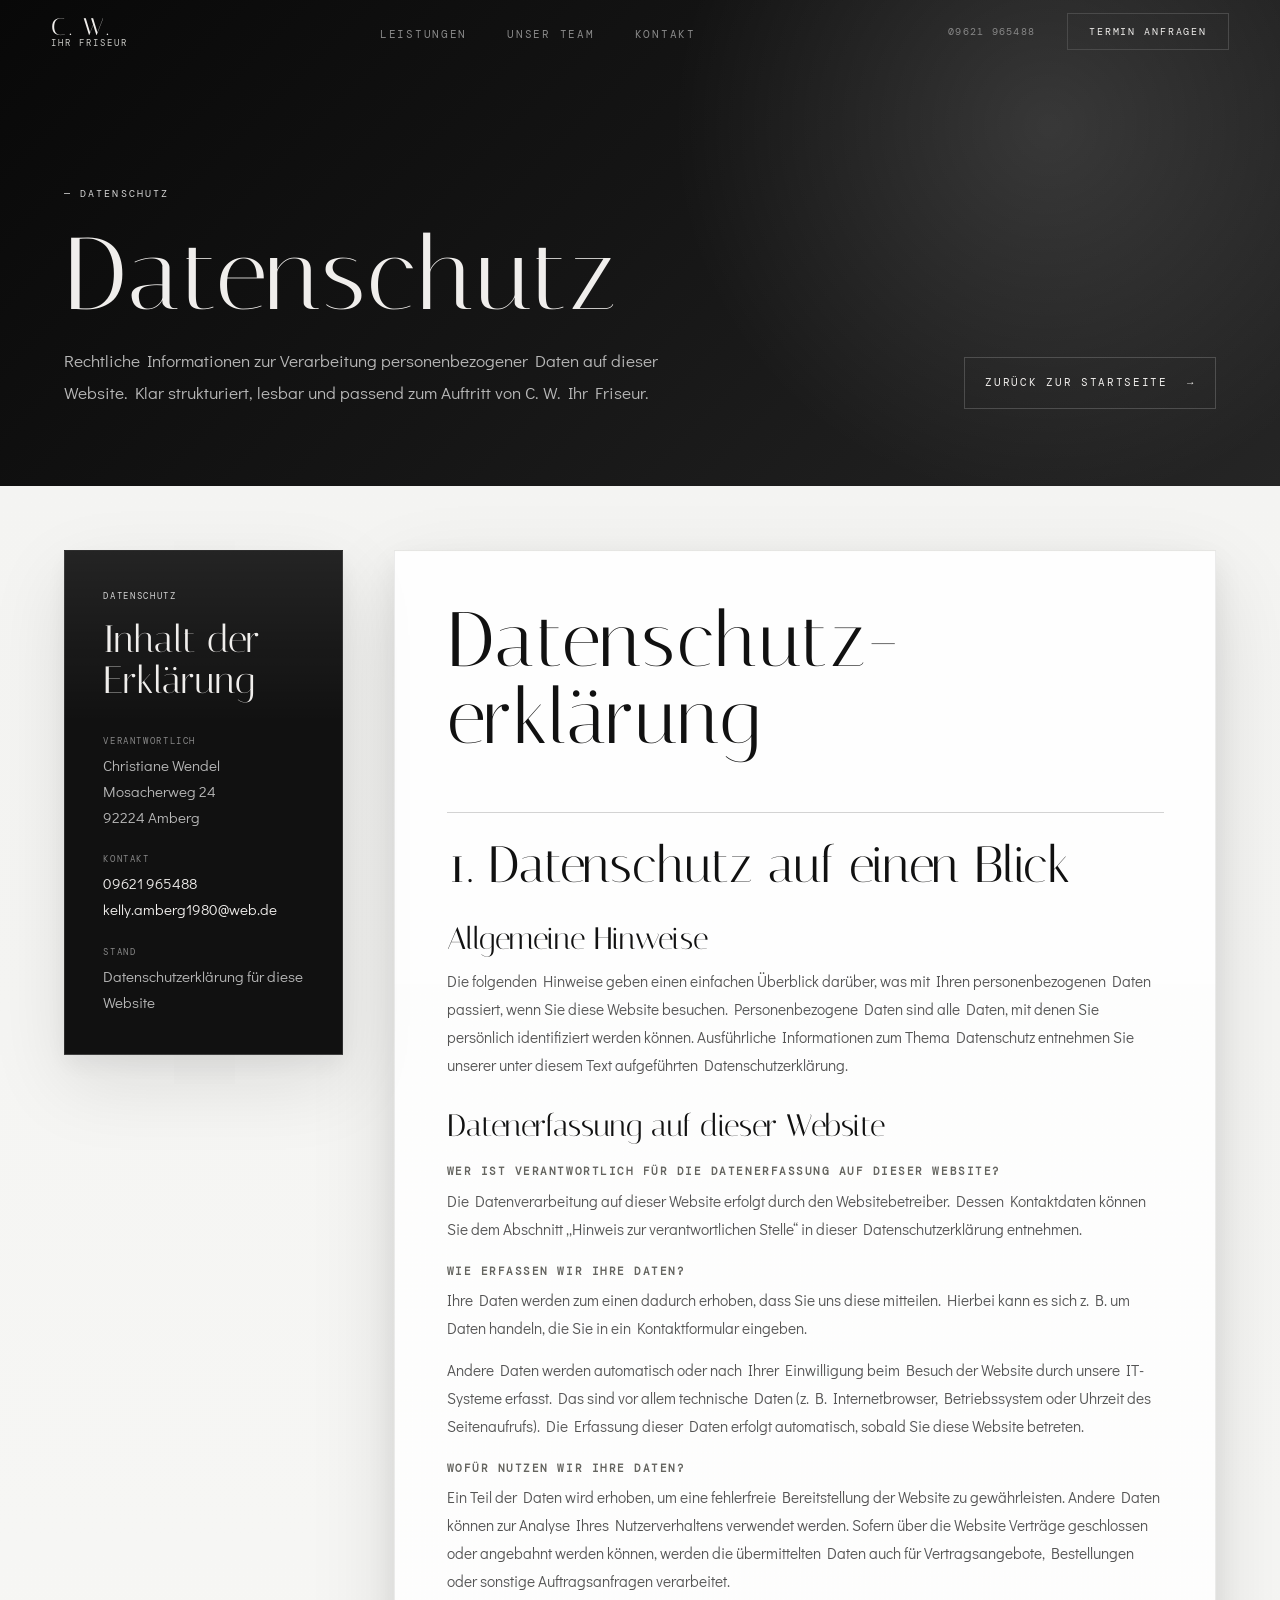
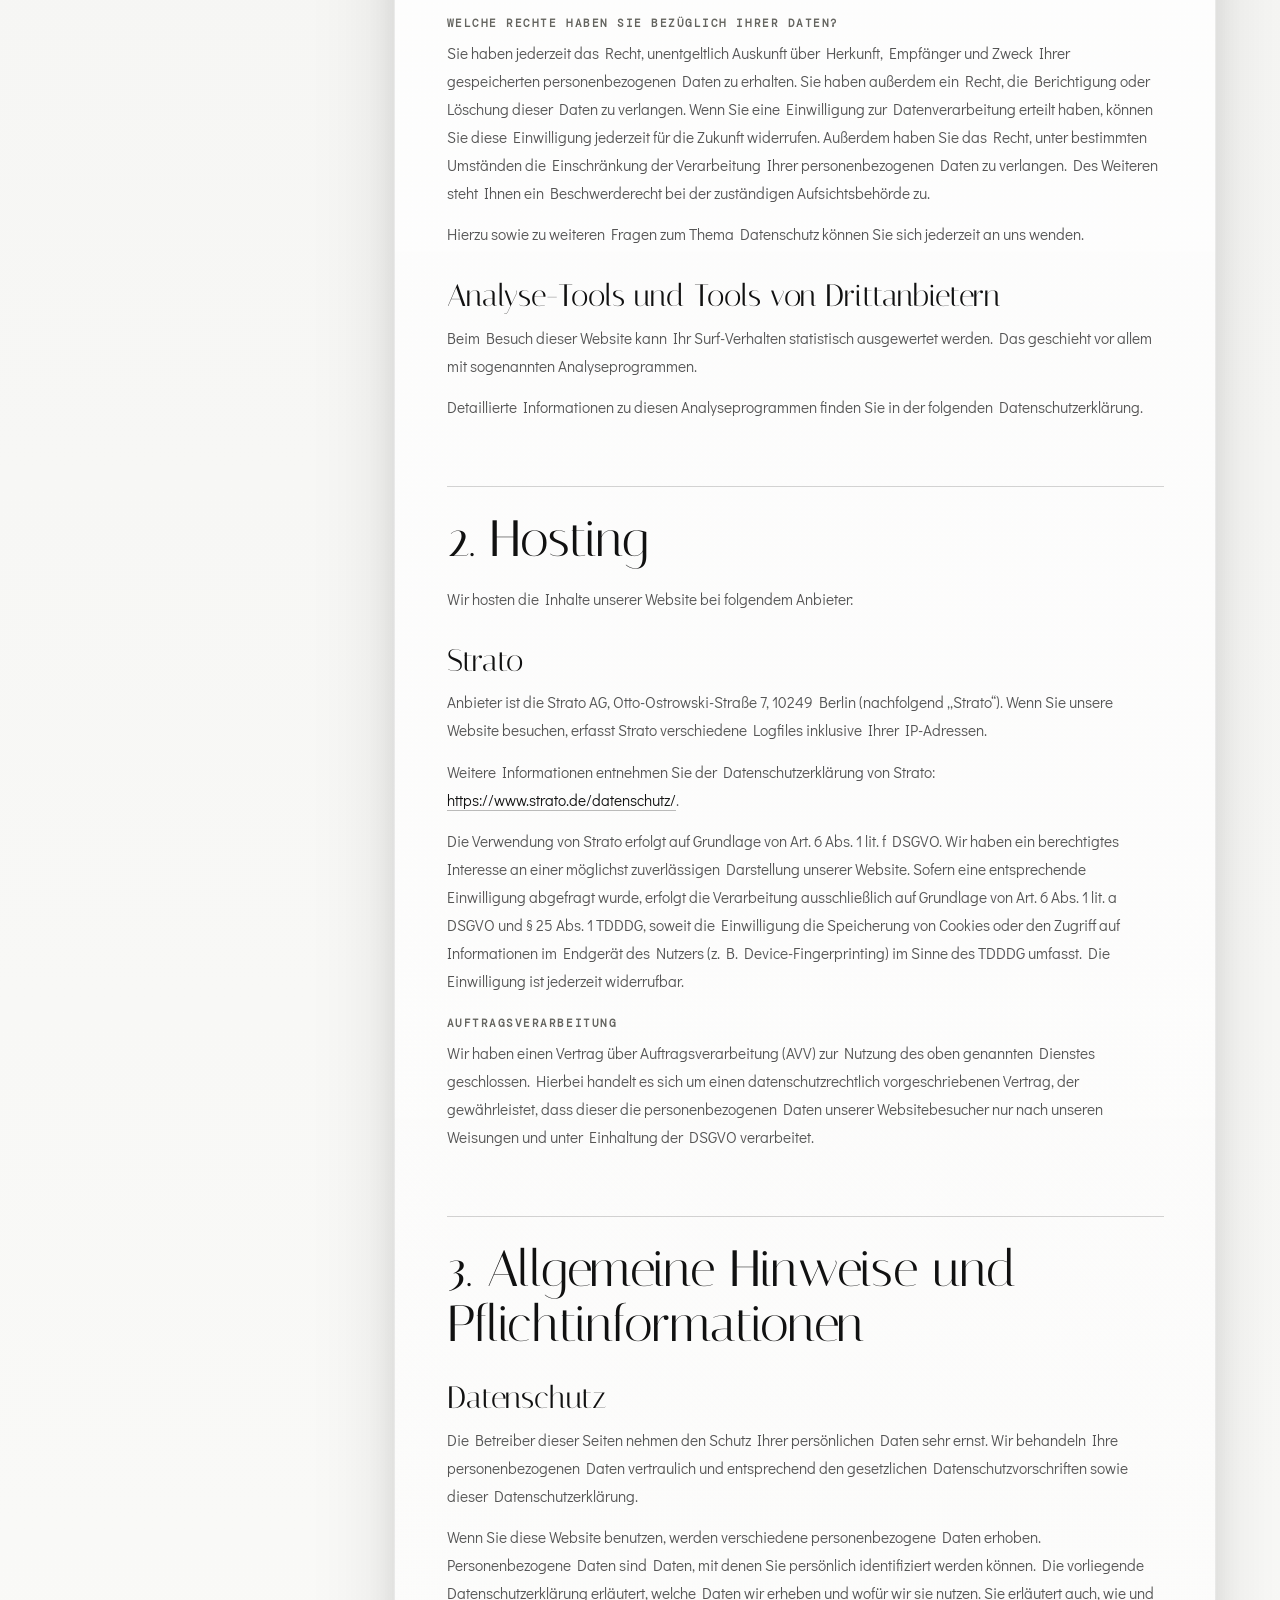
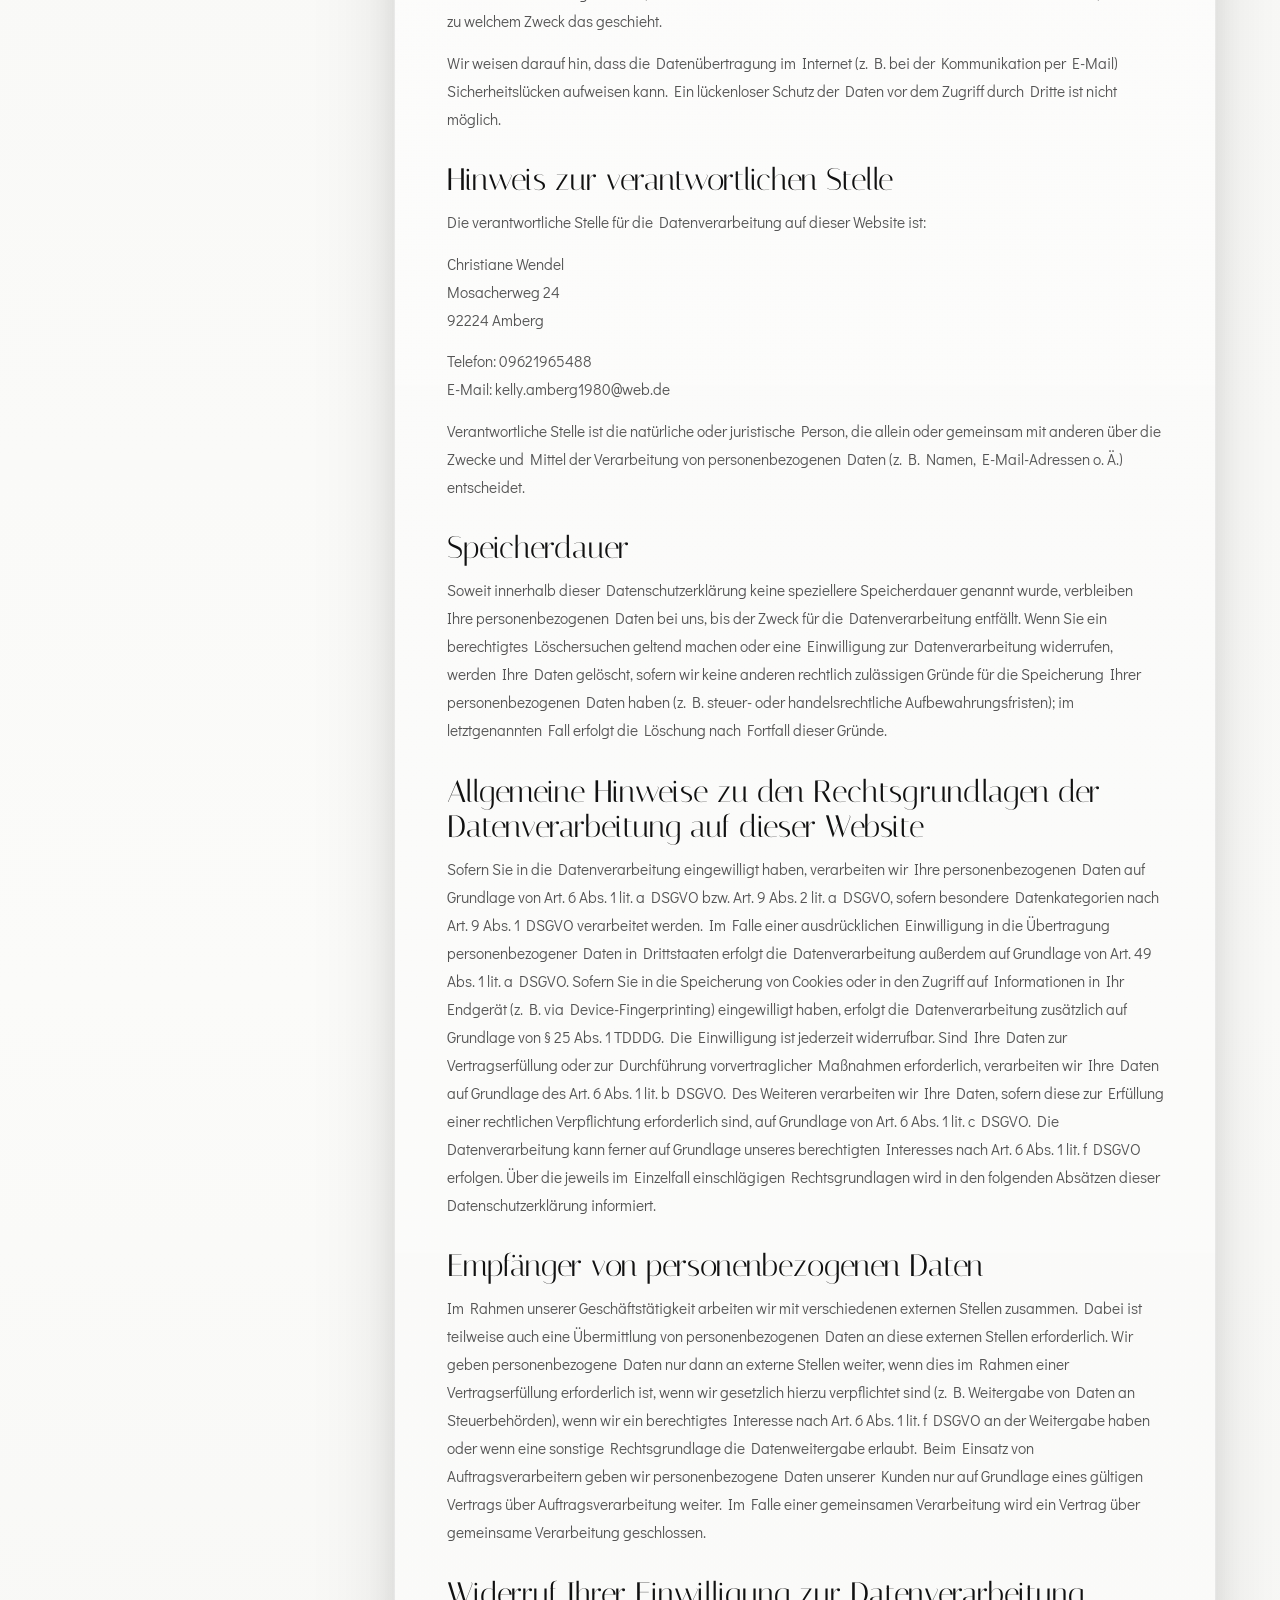
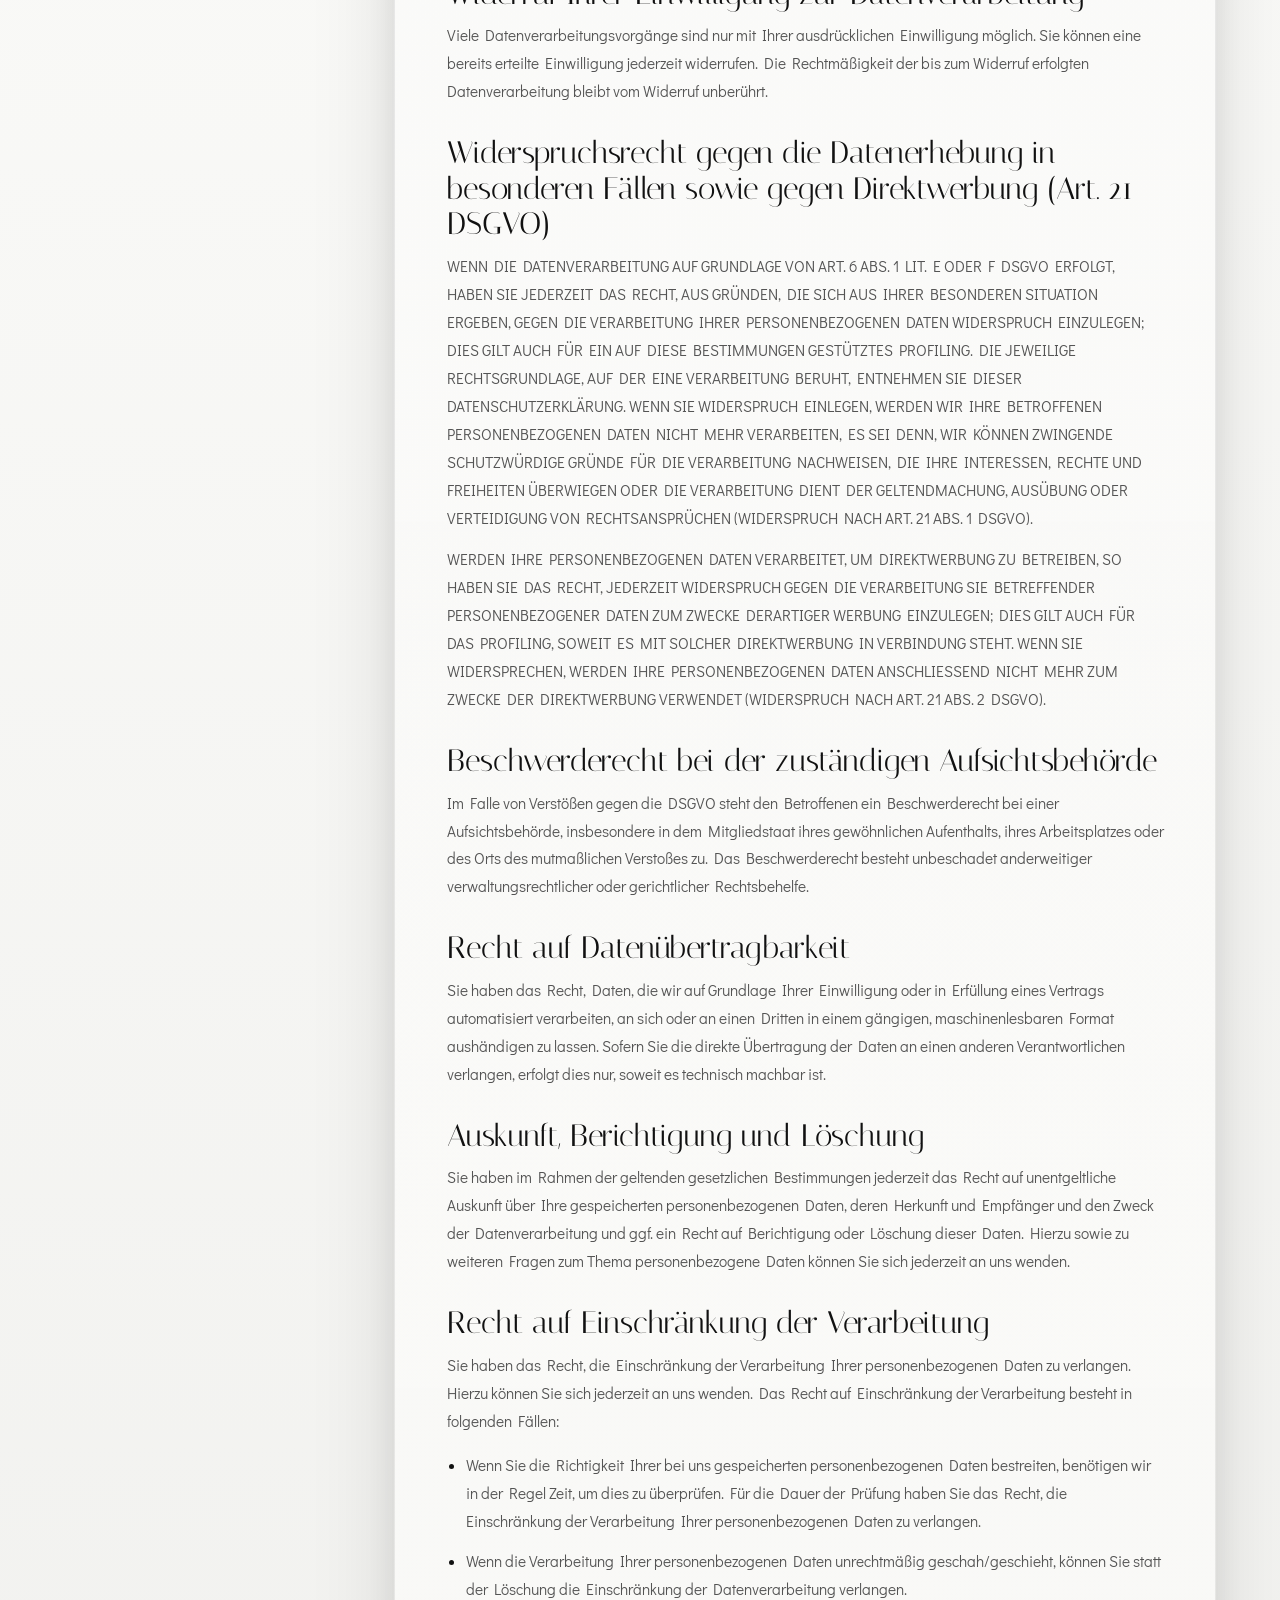
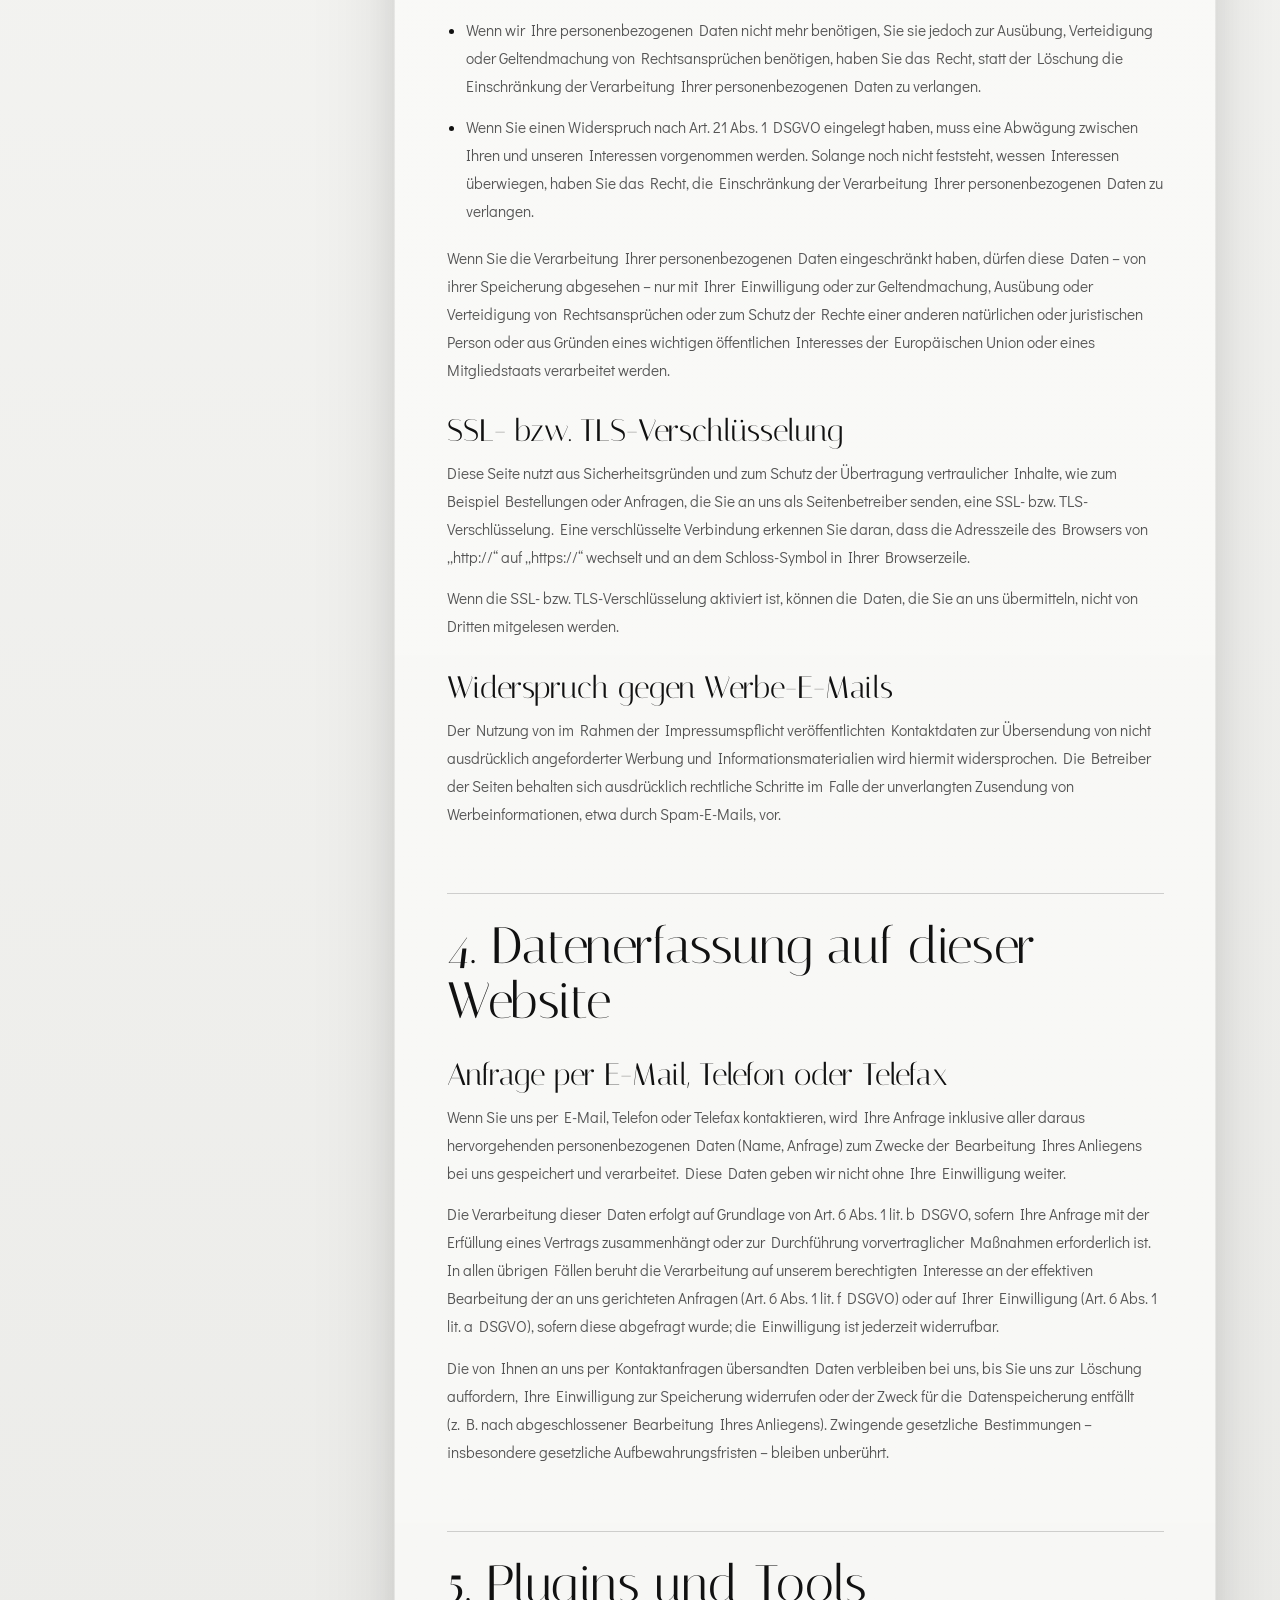
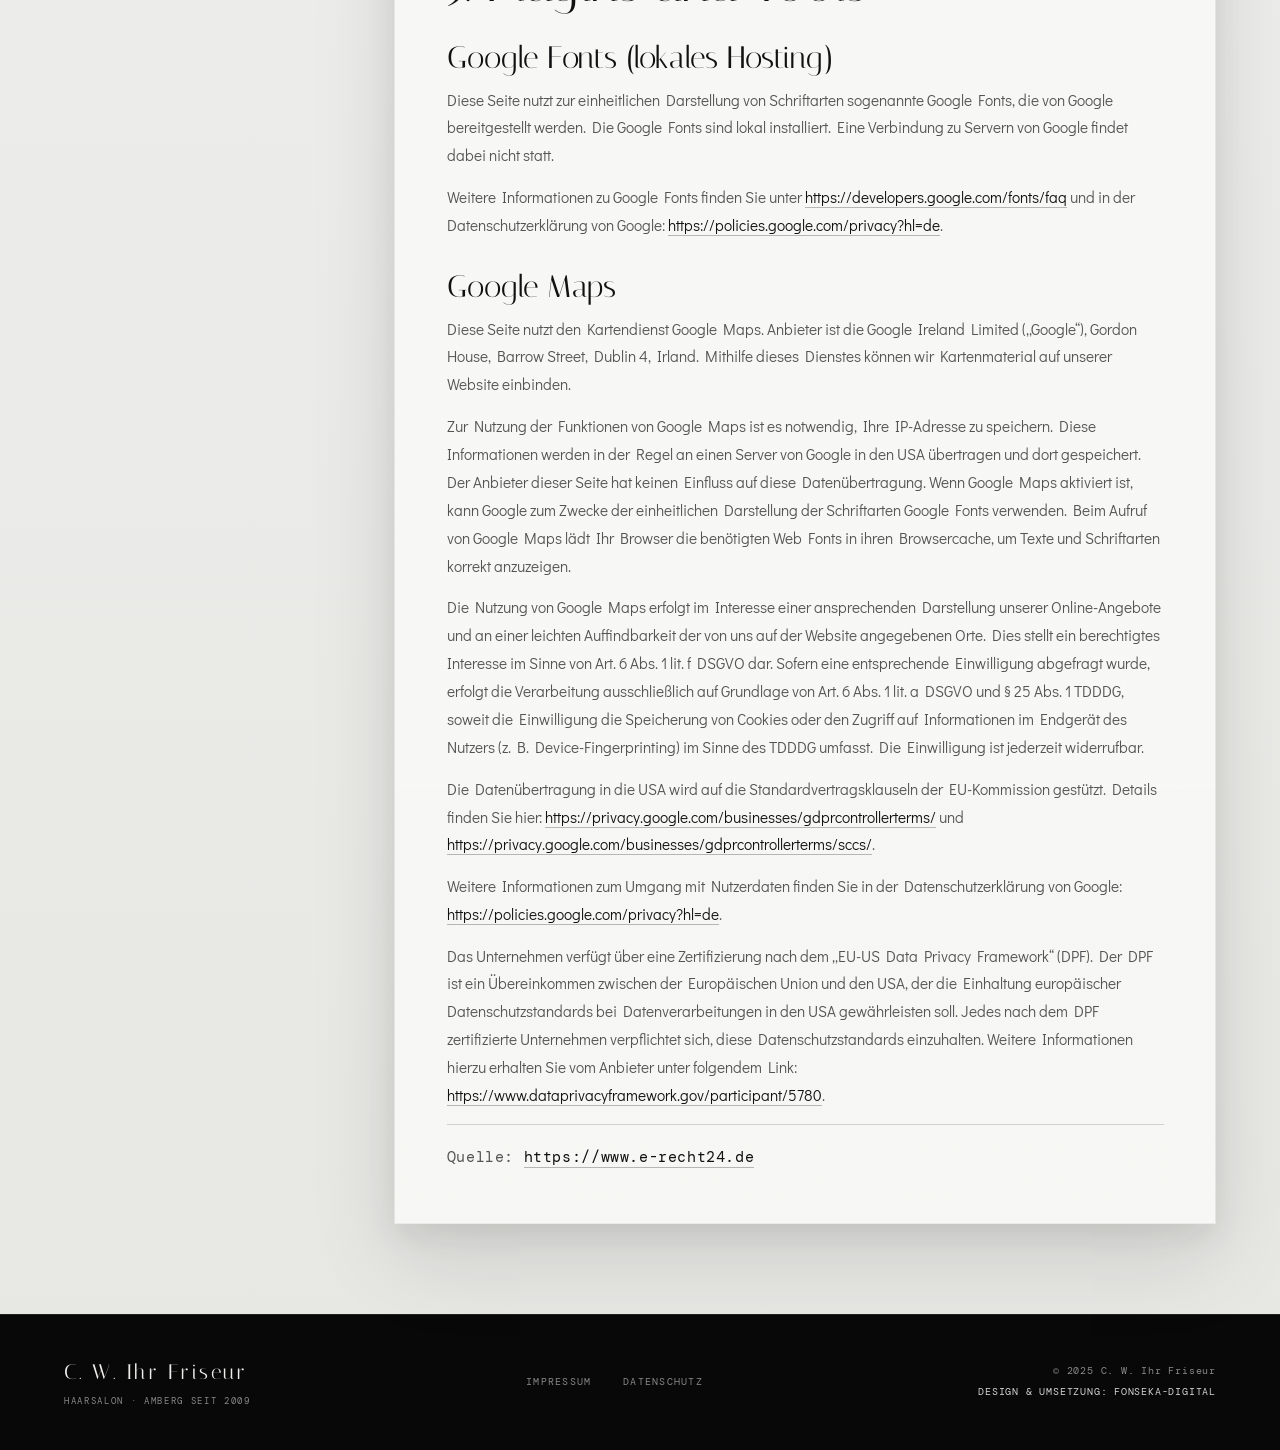
<file: datenschutz/index.html>
<!doctype html>
<html lang="de">
  <head>
    <meta charset="UTF-8" />
    <meta name="viewport" content="width=device-width, initial-scale=1.0" />
    <title>Datenschutz | C. W. Ihr Friseur</title>
    <link rel="icon" href="../favicon.ico" sizes="any" />
    <link rel="icon" href="../assets/favicon-32.png" type="image/png" sizes="32x32" />
    <link rel="icon" href="../assets/favicon-256.png" type="image/png" sizes="256x256" />
    <link rel="apple-touch-icon" href="../assets/apple-touch-icon.png" />
    <link rel="stylesheet" href="../css/style.css" />
  </head>
  <body>
    <!-- CURSOR -->
    <div class="cursor" id="cursor">
      <div class="cursor__dot"></div>
      <div class="cursor__ring"></div>
    </div>

    <!-- LOADER -->
    <div class="loader" id="loader">
      <div class="loader__inner">
        <span class="loader__text">C. W. Ihr Friseur</span>
        <div class="loader__bar">
          <div class="loader__fill" id="loaderFill"></div>
        </div>
      </div>
    </div>

    <!-- NAV -->
    <nav class="nav" id="nav">
      <a class="nav__brand" href="../" aria-label="Zur Startseite">
        <span class="nav__brand-main">C. W.</span>
        <span class="nav__brand-sub">Ihr Friseur</span>
      </a>
      <div class="nav__center">
        <ul class="nav__links" id="navLinks">
          <li><a href="../" data-scroll-target="leistungen">Leistungen</a></li>
          <li><a href="../" data-scroll-target="team">Unser Team</a></li>
          <li><a href="../" data-scroll-target="kontakt">Kontakt</a></li>
        </ul>
      </div>
      <div class="nav__right">
        <a href="tel:09621965488" class="nav__tel">09621 965488</a>
        <a href="../" data-scroll-target="kontakt" class="nav__cta"
          ><span>Termin anfragen</span></a
        >
        <button class="nav__toggle" id="navToggle" aria-label="Menü">
          <span></span><span></span><span></span>
        </button>
      </div>
    </nav>

    <main class="legal-page privacy-page">
      <section class="legal-hero legal-hero--privacy">
        <div class="legal-hero__inner">
          <div>
            <span class="tag">— Datenschutz</span>
            <h1>Datenschutz</h1>
            <p>
              Rechtliche Informationen zur Verarbeitung personenbezogener Daten
              auf dieser Website. Klar strukturiert, lesbar und passend zum
              Auftritt von C. W. Ihr Friseur.
            </p>
          </div>
          <a class="legal-back" href="../">
            <span>Zurück zur Startseite</span>
            <span aria-hidden="true">→</span>
          </a>
        </div>
      </section>

      <section class="legal-content privacy-content" aria-label="Datenschutzerklärung">
        <div class="privacy-layout">
          <aside class="legal-card legal-card--dark privacy-overview">
            <span class="legal-kicker">Datenschutz</span>
            <h2>Inhalt der Erklärung</h2>
            <dl class="legal-contact">
              <div>
                <dt>Verantwortlich</dt>
                <dd>Christiane Wendel<br />Mosacherweg 24<br />92224 Amberg</dd>
              </div>
              <div>
                <dt>Kontakt</dt>
                <dd>
                  <a href="tel:09621965488">09621 965488</a><br />
                  <a href="mailto:kelly.amberg1980@web.de">kelly.amberg1980@web.de</a>
                </dd>
              </div>
              <div>
                <dt>Stand</dt>
                <dd>Datenschutzerklärung für diese Website</dd>
              </div>
            </dl>
          </aside>

          <article class="privacy-document">
            <h1>Datenschutz&shy;erkl&auml;rung</h1>
            <h2>1. Datenschutz auf einen Blick</h2>
            <h3>Allgemeine Hinweise</h3>
            <p>Die folgenden Hinweise geben einen einfachen &Uuml;berblick dar&uuml;ber, was mit Ihren personenbezogenen Daten passiert, wenn Sie diese Website besuchen. Personenbezogene Daten sind alle Daten, mit denen Sie pers&ouml;nlich identifiziert werden k&ouml;nnen. Ausf&uuml;hrliche Informationen zum Thema Datenschutz entnehmen Sie unserer unter diesem Text aufgef&uuml;hrten Datenschutzerkl&auml;rung.</p>
            <h3>Datenerfassung auf dieser Website</h3>
            <h4>Wer ist verantwortlich f&uuml;r die Datenerfassung auf dieser Website?</h4>
            <p>Die Datenverarbeitung auf dieser Website erfolgt durch den Websitebetreiber. Dessen Kontaktdaten k&ouml;nnen Sie dem Abschnitt &bdquo;Hinweis zur verantwortlichen Stelle&ldquo; in dieser Datenschutzerkl&auml;rung entnehmen.</p>
            <h4>Wie erfassen wir Ihre Daten?</h4>
            <p>Ihre Daten werden zum einen dadurch erhoben, dass Sie uns diese mitteilen. Hierbei kann es sich z.&nbsp;B. um Daten handeln, die Sie in ein Kontaktformular eingeben.</p>
            <p>Andere Daten werden automatisch oder nach Ihrer Einwilligung beim Besuch der Website durch unsere IT-Systeme erfasst. Das sind vor allem technische Daten (z.&nbsp;B. Internetbrowser, Betriebssystem oder Uhrzeit des Seitenaufrufs). Die Erfassung dieser Daten erfolgt automatisch, sobald Sie diese Website betreten.</p>
            <h4>Wof&uuml;r nutzen wir Ihre Daten?</h4>
            <p>Ein Teil der Daten wird erhoben, um eine fehlerfreie Bereitstellung der Website zu gew&auml;hrleisten. Andere Daten k&ouml;nnen zur Analyse Ihres Nutzerverhaltens verwendet werden. Sofern &uuml;ber die Website Vertr&auml;ge geschlossen oder angebahnt werden k&ouml;nnen, werden die &uuml;bermittelten Daten auch f&uuml;r Vertragsangebote, Bestellungen oder sonstige Auftragsanfragen verarbeitet.</p>
            <h4>Welche Rechte haben Sie bez&uuml;glich Ihrer Daten?</h4>
            <p>Sie haben jederzeit das Recht, unentgeltlich Auskunft &uuml;ber Herkunft, Empf&auml;nger und Zweck Ihrer gespeicherten personenbezogenen Daten zu erhalten. Sie haben au&szlig;erdem ein Recht, die Berichtigung oder L&ouml;schung dieser Daten zu verlangen. Wenn Sie eine Einwilligung zur Datenverarbeitung erteilt haben, k&ouml;nnen Sie diese Einwilligung jederzeit f&uuml;r die Zukunft widerrufen. Au&szlig;erdem haben Sie das Recht, unter bestimmten Umst&auml;nden die Einschr&auml;nkung der Verarbeitung Ihrer personenbezogenen Daten zu verlangen. Des Weiteren steht Ihnen ein Beschwerderecht bei der zust&auml;ndigen Aufsichtsbeh&ouml;rde zu.</p>
            <p>Hierzu sowie zu weiteren Fragen zum Thema Datenschutz k&ouml;nnen Sie sich jederzeit an uns wenden.</p>
            <h3>Analyse-Tools und Tools von Dritt&shy;anbietern</h3>
            <p>Beim Besuch dieser Website kann Ihr Surf-Verhalten statistisch ausgewertet werden. Das geschieht vor allem mit sogenannten Analyseprogrammen.</p>
            <p>Detaillierte Informationen zu diesen Analyseprogrammen finden Sie in der folgenden Datenschutzerkl&auml;rung.</p>
            <h2>2. Hosting</h2>
            <p>Wir hosten die Inhalte unserer Website bei folgendem Anbieter:</p>
            <h3>Strato</h3>
            <p>Anbieter ist die Strato AG, Otto-Ostrowski-Stra&szlig;e 7, 10249 Berlin (nachfolgend &bdquo;Strato&ldquo;). Wenn Sie unsere Website besuchen, erfasst Strato verschiedene Logfiles inklusive Ihrer IP-Adressen.</p>
            <p>Weitere Informationen entnehmen Sie der Datenschutzerkl&auml;rung von Strato: <a href="https://www.strato.de/datenschutz/" target="_blank" rel="noopener noreferrer">https://www.strato.de/datenschutz/</a>.</p>
            <p>Die Verwendung von Strato erfolgt auf Grundlage von Art. 6 Abs. 1 lit. f DSGVO. Wir haben ein berechtigtes Interesse an einer m&ouml;glichst zuverl&auml;ssigen Darstellung unserer Website. Sofern eine entsprechende Einwilligung abgefragt wurde, erfolgt die Verarbeitung ausschlie&szlig;lich auf Grundlage von Art. 6 Abs. 1 lit. a DSGVO und &sect; 25 Abs. 1 TDDDG, soweit die Einwilligung die Speicherung von Cookies oder den Zugriff auf Informationen im Endger&auml;t des Nutzers (z.&nbsp;B. Device-Fingerprinting) im Sinne des TDDDG umfasst. Die Einwilligung ist jederzeit widerrufbar.</p>
            <h4>Auftragsverarbeitung</h4>
            <p>Wir haben einen Vertrag &uuml;ber Auftragsverarbeitung (AVV) zur Nutzung des oben genannten Dienstes geschlossen. Hierbei handelt es sich um einen datenschutzrechtlich vorgeschriebenen Vertrag, der gew&auml;hrleistet, dass dieser die personenbezogenen Daten unserer Websitebesucher nur nach unseren Weisungen und unter Einhaltung der DSGVO verarbeitet.</p>
            <h2>3. Allgemeine Hinweise und Pflicht&shy;informationen</h2>
            <h3>Datenschutz</h3>
            <p>Die Betreiber dieser Seiten nehmen den Schutz Ihrer pers&ouml;nlichen Daten sehr ernst. Wir behandeln Ihre personenbezogenen Daten vertraulich und entsprechend den gesetzlichen Datenschutzvorschriften sowie dieser Datenschutzerkl&auml;rung.</p>
            <p>Wenn Sie diese Website benutzen, werden verschiedene personenbezogene Daten erhoben. Personenbezogene Daten sind Daten, mit denen Sie pers&ouml;nlich identifiziert werden k&ouml;nnen. Die vorliegende Datenschutzerkl&auml;rung erl&auml;utert, welche Daten wir erheben und wof&uuml;r wir sie nutzen. Sie erl&auml;utert auch, wie und zu welchem Zweck das geschieht.</p>
            <p>Wir weisen darauf hin, dass die Daten&uuml;bertragung im Internet (z.&nbsp;B. bei der Kommunikation per E-Mail) Sicherheitsl&uuml;cken aufweisen kann. Ein l&uuml;ckenloser Schutz der Daten vor dem Zugriff durch Dritte ist nicht m&ouml;glich.</p>
            <h3>Hinweis zur verantwortlichen Stelle</h3>
            <p>Die verantwortliche Stelle f&uuml;r die Datenverarbeitung auf dieser Website ist:</p>
            <p>Christiane Wendel<br />Mosacherweg 24<br />92224 Amberg</p>
            <p>Telefon: 09621965488<br />E-Mail: kelly.amberg1980@web.de</p>
            <p>Verantwortliche Stelle ist die nat&uuml;rliche oder juristische Person, die allein oder gemeinsam mit anderen &uuml;ber die Zwecke und Mittel der Verarbeitung von personenbezogenen Daten (z.&nbsp;B. Namen, E-Mail-Adressen o. &Auml;.) entscheidet.</p>
            <h3>Speicherdauer</h3>
            <p>Soweit innerhalb dieser Datenschutzerkl&auml;rung keine speziellere Speicherdauer genannt wurde, verbleiben Ihre personenbezogenen Daten bei uns, bis der Zweck f&uuml;r die Datenverarbeitung entf&auml;llt. Wenn Sie ein berechtigtes L&ouml;schersuchen geltend machen oder eine Einwilligung zur Datenverarbeitung widerrufen, werden Ihre Daten gel&ouml;scht, sofern wir keine anderen rechtlich zul&auml;ssigen Gr&uuml;nde f&uuml;r die Speicherung Ihrer personenbezogenen Daten haben (z.&nbsp;B. steuer- oder handelsrechtliche Aufbewahrungsfristen); im letztgenannten Fall erfolgt die L&ouml;schung nach Fortfall dieser Gr&uuml;nde.</p>
            <h3>Allgemeine Hinweise zu den Rechtsgrundlagen der Datenverarbeitung auf dieser Website</h3>
            <p>Sofern Sie in die Datenverarbeitung eingewilligt haben, verarbeiten wir Ihre personenbezogenen Daten auf Grundlage von Art. 6 Abs. 1 lit. a DSGVO bzw. Art. 9 Abs. 2 lit. a DSGVO, sofern besondere Datenkategorien nach Art. 9 Abs. 1 DSGVO verarbeitet werden. Im Falle einer ausdr&uuml;cklichen Einwilligung in die &Uuml;bertragung personenbezogener Daten in Drittstaaten erfolgt die Datenverarbeitung au&szlig;erdem auf Grundlage von Art. 49 Abs. 1 lit. a DSGVO. Sofern Sie in die Speicherung von Cookies oder in den Zugriff auf Informationen in Ihr Endger&auml;t (z.&nbsp;B. via Device-Fingerprinting) eingewilligt haben, erfolgt die Datenverarbeitung zus&auml;tzlich auf Grundlage von &sect; 25 Abs. 1 TDDDG. Die Einwilligung ist jederzeit widerrufbar. Sind Ihre Daten zur Vertragserf&uuml;llung oder zur Durchf&uuml;hrung vorvertraglicher Ma&szlig;nahmen erforderlich, verarbeiten wir Ihre Daten auf Grundlage des Art. 6 Abs. 1 lit. b DSGVO. Des Weiteren verarbeiten wir Ihre Daten, sofern diese zur Erf&uuml;llung einer rechtlichen Verpflichtung erforderlich sind, auf Grundlage von Art. 6 Abs. 1 lit. c DSGVO. Die Datenverarbeitung kann ferner auf Grundlage unseres berechtigten Interesses nach Art. 6 Abs. 1 lit. f DSGVO erfolgen. &Uuml;ber die jeweils im Einzelfall einschl&auml;gigen Rechtsgrundlagen wird in den folgenden Abs&auml;tzen dieser Datenschutzerkl&auml;rung informiert.</p>
            <h3>Empf&auml;nger von personenbezogenen Daten</h3>
            <p>Im Rahmen unserer Gesch&auml;ftst&auml;tigkeit arbeiten wir mit verschiedenen externen Stellen zusammen. Dabei ist teilweise auch eine &Uuml;bermittlung von personenbezogenen Daten an diese externen Stellen erforderlich. Wir geben personenbezogene Daten nur dann an externe Stellen weiter, wenn dies im Rahmen einer Vertragserf&uuml;llung erforderlich ist, wenn wir gesetzlich hierzu verpflichtet sind (z.&nbsp;B. Weitergabe von Daten an Steuerbeh&ouml;rden), wenn wir ein berechtigtes Interesse nach Art. 6 Abs. 1 lit. f DSGVO an der Weitergabe haben oder wenn eine sonstige Rechtsgrundlage die Datenweitergabe erlaubt. Beim Einsatz von Auftragsverarbeitern geben wir personenbezogene Daten unserer Kunden nur auf Grundlage eines g&uuml;ltigen Vertrags &uuml;ber Auftragsverarbeitung weiter. Im Falle einer gemeinsamen Verarbeitung wird ein Vertrag &uuml;ber gemeinsame Verarbeitung geschlossen.</p>
            <h3>Widerruf Ihrer Einwilligung zur Datenverarbeitung</h3>
            <p>Viele Datenverarbeitungsvorg&auml;nge sind nur mit Ihrer ausdr&uuml;cklichen Einwilligung m&ouml;glich. Sie k&ouml;nnen eine bereits erteilte Einwilligung jederzeit widerrufen. Die Rechtm&auml;&szlig;igkeit der bis zum Widerruf erfolgten Datenverarbeitung bleibt vom Widerruf unber&uuml;hrt.</p>
            <h3>Widerspruchsrecht gegen die Datenerhebung in besonderen F&auml;llen sowie gegen Direktwerbung (Art. 21 DSGVO)</h3>
            <p>WENN DIE DATENVERARBEITUNG AUF GRUNDLAGE VON ART. 6 ABS. 1 LIT. E ODER F DSGVO ERFOLGT, HABEN SIE JEDERZEIT DAS RECHT, AUS GR&Uuml;NDEN, DIE SICH AUS IHRER BESONDEREN SITUATION ERGEBEN, GEGEN DIE VERARBEITUNG IHRER PERSONENBEZOGENEN DATEN WIDERSPRUCH EINZULEGEN; DIES GILT AUCH F&Uuml;R EIN AUF DIESE BESTIMMUNGEN GEST&Uuml;TZTES PROFILING. DIE JEWEILIGE RECHTSGRUNDLAGE, AUF DER EINE VERARBEITUNG BERUHT, ENTNEHMEN SIE DIESER DATENSCHUTZERKL&Auml;RUNG. WENN SIE WIDERSPRUCH EINLEGEN, WERDEN WIR IHRE BETROFFENEN PERSONENBEZOGENEN DATEN NICHT MEHR VERARBEITEN, ES SEI DENN, WIR K&Ouml;NNEN ZWINGENDE SCHUTZW&Uuml;RDIGE GR&Uuml;NDE F&Uuml;R DIE VERARBEITUNG NACHWEISEN, DIE IHRE INTERESSEN, RECHTE UND FREIHEITEN &Uuml;BERWIEGEN ODER DIE VERARBEITUNG DIENT DER GELTENDMACHUNG, AUS&Uuml;BUNG ODER VERTEIDIGUNG VON RECHTSANSPR&Uuml;CHEN (WIDERSPRUCH NACH ART. 21 ABS. 1 DSGVO).</p>
            <p>WERDEN IHRE PERSONENBEZOGENEN DATEN VERARBEITET, UM DIREKTWERBUNG ZU BETREIBEN, SO HABEN SIE DAS RECHT, JEDERZEIT WIDERSPRUCH GEGEN DIE VERARBEITUNG SIE BETREFFENDER PERSONENBEZOGENER DATEN ZUM ZWECKE DERARTIGER WERBUNG EINZULEGEN; DIES GILT AUCH F&Uuml;R DAS PROFILING, SOWEIT ES MIT SOLCHER DIREKTWERBUNG IN VERBINDUNG STEHT. WENN SIE WIDERSPRECHEN, WERDEN IHRE PERSONENBEZOGENEN DATEN ANSCHLIESSEND NICHT MEHR ZUM ZWECKE DER DIREKTWERBUNG VERWENDET (WIDERSPRUCH NACH ART. 21 ABS. 2 DSGVO).</p>
            <h3>Beschwerde&shy;recht bei der zust&auml;ndigen Aufsichts&shy;beh&ouml;rde</h3>
            <p>Im Falle von Verst&ouml;&szlig;en gegen die DSGVO steht den Betroffenen ein Beschwerderecht bei einer Aufsichtsbeh&ouml;rde, insbesondere in dem Mitgliedstaat ihres gew&ouml;hnlichen Aufenthalts, ihres Arbeitsplatzes oder des Orts des mutma&szlig;lichen Versto&szlig;es zu. Das Beschwerderecht besteht unbeschadet anderweitiger verwaltungsrechtlicher oder gerichtlicher Rechtsbehelfe.</p>
            <h3>Recht auf Daten&shy;&uuml;bertrag&shy;barkeit</h3>
            <p>Sie haben das Recht, Daten, die wir auf Grundlage Ihrer Einwilligung oder in Erf&uuml;llung eines Vertrags automatisiert verarbeiten, an sich oder an einen Dritten in einem g&auml;ngigen, maschinenlesbaren Format aush&auml;ndigen zu lassen. Sofern Sie die direkte &Uuml;bertragung der Daten an einen anderen Verantwortlichen verlangen, erfolgt dies nur, soweit es technisch machbar ist.</p>
            <h3>Auskunft, Berichtigung und L&ouml;schung</h3>
            <p>Sie haben im Rahmen der geltenden gesetzlichen Bestimmungen jederzeit das Recht auf unentgeltliche Auskunft &uuml;ber Ihre gespeicherten personenbezogenen Daten, deren Herkunft und Empf&auml;nger und den Zweck der Datenverarbeitung und ggf. ein Recht auf Berichtigung oder L&ouml;schung dieser Daten. Hierzu sowie zu weiteren Fragen zum Thema personenbezogene Daten k&ouml;nnen Sie sich jederzeit an uns wenden.</p>
            <h3>Recht auf Einschr&auml;nkung der Verarbeitung</h3>
            <p>Sie haben das Recht, die Einschr&auml;nkung der Verarbeitung Ihrer personenbezogenen Daten zu verlangen. Hierzu k&ouml;nnen Sie sich jederzeit an uns wenden. Das Recht auf Einschr&auml;nkung der Verarbeitung besteht in folgenden F&auml;llen:</p>
            <ul>
              <li>Wenn Sie die Richtigkeit Ihrer bei uns gespeicherten personenbezogenen Daten bestreiten, ben&ouml;tigen wir in der Regel Zeit, um dies zu &uuml;berpr&uuml;fen. F&uuml;r die Dauer der Pr&uuml;fung haben Sie das Recht, die Einschr&auml;nkung der Verarbeitung Ihrer personenbezogenen Daten zu verlangen.</li>
              <li>Wenn die Verarbeitung Ihrer personenbezogenen Daten unrechtm&auml;&szlig;ig geschah/geschieht, k&ouml;nnen Sie statt der L&ouml;schung die Einschr&auml;nkung der Datenverarbeitung verlangen.</li>
              <li>Wenn wir Ihre personenbezogenen Daten nicht mehr ben&ouml;tigen, Sie sie jedoch zur Aus&uuml;bung, Verteidigung oder Geltendmachung von Rechtsanspr&uuml;chen ben&ouml;tigen, haben Sie das Recht, statt der L&ouml;schung die Einschr&auml;nkung der Verarbeitung Ihrer personenbezogenen Daten zu verlangen.</li>
              <li>Wenn Sie einen Widerspruch nach Art. 21 Abs. 1 DSGVO eingelegt haben, muss eine Abw&auml;gung zwischen Ihren und unseren Interessen vorgenommen werden. Solange noch nicht feststeht, wessen Interessen &uuml;berwiegen, haben Sie das Recht, die Einschr&auml;nkung der Verarbeitung Ihrer personenbezogenen Daten zu verlangen.</li>
            </ul>
            <p>Wenn Sie die Verarbeitung Ihrer personenbezogenen Daten eingeschr&auml;nkt haben, d&uuml;rfen diese Daten &ndash; von ihrer Speicherung abgesehen &ndash; nur mit Ihrer Einwilligung oder zur Geltendmachung, Aus&uuml;bung oder Verteidigung von Rechtsanspr&uuml;chen oder zum Schutz der Rechte einer anderen nat&uuml;rlichen oder juristischen Person oder aus Gr&uuml;nden eines wichtigen &ouml;ffentlichen Interesses der Europ&auml;ischen Union oder eines Mitgliedstaats verarbeitet werden.</p>
            <h3>SSL- bzw. TLS-Verschl&uuml;sselung</h3>
            <p>Diese Seite nutzt aus Sicherheitsgr&uuml;nden und zum Schutz der &Uuml;bertragung vertraulicher Inhalte, wie zum Beispiel Bestellungen oder Anfragen, die Sie an uns als Seitenbetreiber senden, eine SSL- bzw. TLS-Verschl&uuml;sselung. Eine verschl&uuml;sselte Verbindung erkennen Sie daran, dass die Adresszeile des Browsers von &bdquo;http://&ldquo; auf &bdquo;https://&ldquo; wechselt und an dem Schloss-Symbol in Ihrer Browserzeile.</p>
            <p>Wenn die SSL- bzw. TLS-Verschl&uuml;sselung aktiviert ist, k&ouml;nnen die Daten, die Sie an uns &uuml;bermitteln, nicht von Dritten mitgelesen werden.</p>
            <h3>Widerspruch gegen Werbe-E-Mails</h3>
            <p>Der Nutzung von im Rahmen der Impressumspflicht ver&ouml;ffentlichten Kontaktdaten zur &Uuml;bersendung von nicht ausdr&uuml;cklich angeforderter Werbung und Informationsmaterialien wird hiermit widersprochen. Die Betreiber der Seiten behalten sich ausdr&uuml;cklich rechtliche Schritte im Falle der unverlangten Zusendung von Werbeinformationen, etwa durch Spam-E-Mails, vor.</p>
            <h2>4. Datenerfassung auf dieser Website</h2>
            <h3>Anfrage per E-Mail, Telefon oder Telefax</h3>
            <p>Wenn Sie uns per E-Mail, Telefon oder Telefax kontaktieren, wird Ihre Anfrage inklusive aller daraus hervorgehenden personenbezogenen Daten (Name, Anfrage) zum Zwecke der Bearbeitung Ihres Anliegens bei uns gespeichert und verarbeitet. Diese Daten geben wir nicht ohne Ihre Einwilligung weiter.</p>
            <p>Die Verarbeitung dieser Daten erfolgt auf Grundlage von Art. 6 Abs. 1 lit. b DSGVO, sofern Ihre Anfrage mit der Erf&uuml;llung eines Vertrags zusammenh&auml;ngt oder zur Durchf&uuml;hrung vorvertraglicher Ma&szlig;nahmen erforderlich ist. In allen &uuml;brigen F&auml;llen beruht die Verarbeitung auf unserem berechtigten Interesse an der effektiven Bearbeitung der an uns gerichteten Anfragen (Art. 6 Abs. 1 lit. f DSGVO) oder auf Ihrer Einwilligung (Art. 6 Abs. 1 lit. a DSGVO), sofern diese abgefragt wurde; die Einwilligung ist jederzeit widerrufbar.</p>
            <p>Die von Ihnen an uns per Kontaktanfragen &uuml;bersandten Daten verbleiben bei uns, bis Sie uns zur L&ouml;schung auffordern, Ihre Einwilligung zur Speicherung widerrufen oder der Zweck f&uuml;r die Datenspeicherung entf&auml;llt (z.&nbsp;B. nach abgeschlossener Bearbeitung Ihres Anliegens). Zwingende gesetzliche Bestimmungen &ndash; insbesondere gesetzliche Aufbewahrungsfristen &ndash; bleiben unber&uuml;hrt.</p>
            <h2>5. Plugins und Tools</h2>
            <h3>Google Fonts (lokales Hosting)</h3>
            <p>Diese Seite nutzt zur einheitlichen Darstellung von Schriftarten sogenannte Google Fonts, die von Google bereitgestellt werden. Die Google Fonts sind lokal installiert. Eine Verbindung zu Servern von Google findet dabei nicht statt.</p>
            <p>Weitere Informationen zu Google Fonts finden Sie unter <a href="https://developers.google.com/fonts/faq" target="_blank" rel="noopener noreferrer">https://developers.google.com/fonts/faq</a> und in der Datenschutzerkl&auml;rung von Google: <a href="https://policies.google.com/privacy?hl=de" target="_blank" rel="noopener noreferrer">https://policies.google.com/privacy?hl=de</a>.</p>
            <h3>Google Maps</h3>
            <p>Diese Seite nutzt den Kartendienst Google Maps. Anbieter ist die Google Ireland Limited (&bdquo;Google&ldquo;), Gordon House, Barrow Street, Dublin 4, Irland. Mithilfe dieses Dienstes k&ouml;nnen wir Kartenmaterial auf unserer Website einbinden.</p>
            <p>Zur Nutzung der Funktionen von Google Maps ist es notwendig, Ihre IP-Adresse zu speichern. Diese Informationen werden in der Regel an einen Server von Google in den USA &uuml;bertragen und dort gespeichert. Der Anbieter dieser Seite hat keinen Einfluss auf diese Daten&uuml;bertragung. Wenn Google Maps aktiviert ist, kann Google zum Zwecke der einheitlichen Darstellung der Schriftarten Google Fonts verwenden. Beim Aufruf von Google Maps l&auml;dt Ihr Browser die ben&ouml;tigten Web Fonts in ihren Browsercache, um Texte und Schriftarten korrekt anzuzeigen.</p>
            <p>Die Nutzung von Google Maps erfolgt im Interesse einer ansprechenden Darstellung unserer Online-Angebote und an einer leichten Auffindbarkeit der von uns auf der Website angegebenen Orte. Dies stellt ein berechtigtes Interesse im Sinne von Art. 6 Abs. 1 lit. f DSGVO dar. Sofern eine entsprechende Einwilligung abgefragt wurde, erfolgt die Verarbeitung ausschlie&szlig;lich auf Grundlage von Art. 6 Abs. 1 lit. a DSGVO und &sect; 25 Abs. 1 TDDDG, soweit die Einwilligung die Speicherung von Cookies oder den Zugriff auf Informationen im Endger&auml;t des Nutzers (z.&nbsp;B. Device-Fingerprinting) im Sinne des TDDDG umfasst. Die Einwilligung ist jederzeit widerrufbar.</p>
            <p>Die Daten&uuml;bertragung in die USA wird auf die Standardvertragsklauseln der EU-Kommission gest&uuml;tzt. Details finden Sie hier: <a href="https://privacy.google.com/businesses/gdprcontrollerterms/" target="_blank" rel="noopener noreferrer">https://privacy.google.com/businesses/gdprcontrollerterms/</a> und <a href="https://privacy.google.com/businesses/gdprcontrollerterms/sccs/" target="_blank" rel="noopener noreferrer">https://privacy.google.com/businesses/gdprcontrollerterms/sccs/</a>.</p>
            <p>Weitere Informationen zum Umgang mit Nutzerdaten finden Sie in der Datenschutzerkl&auml;rung von Google: <a href="https://policies.google.com/privacy?hl=de" target="_blank" rel="noopener noreferrer">https://policies.google.com/privacy?hl=de</a>.</p>
            <p>Das Unternehmen verf&uuml;gt &uuml;ber eine Zertifizierung nach dem &bdquo;EU-US Data Privacy Framework&ldquo; (DPF). Der DPF ist ein &Uuml;bereinkommen zwischen der Europ&auml;ischen Union und den USA, der die Einhaltung europ&auml;ischer Datenschutzstandards bei Datenverarbeitungen in den USA gew&auml;hrleisten soll. Jedes nach dem DPF zertifizierte Unternehmen verpflichtet sich, diese Datenschutzstandards einzuhalten. Weitere Informationen hierzu erhalten Sie vom Anbieter unter folgendem Link: <a href="https://www.dataprivacyframework.gov/participant/5780" target="_blank" rel="noopener noreferrer">https://www.dataprivacyframework.gov/participant/5780</a>.</p>
            <p class="privacy-document__source">Quelle: <a href="https://www.e-recht24.de" target="_blank" rel="noopener noreferrer">https://www.e-recht24.de</a></p>
          </article>
        </div>
      </section>
    </main>

    <!-- FOOTER -->
    <footer class="footer">
      <div class="footer__inner">
        <div class="footer__brand">
          <span class="footer__logo">C. W. Ihr Friseur</span>
          <span class="footer__tagline">Haarsalon · Amberg seit 2009</span>
        </div>
        <nav class="footer__nav" aria-label="Footer Navigation">
          <a href="../impressum/">Impressum</a>
          <a href="../datenschutz/" aria-current="page">Datenschutz</a>
        </nav>
        <div class="footer__meta">
          <span class="footer__copy">© 2025 C. W. Ihr Friseur</span>
          <span class="footer__credit">Design &amp; Umsetzung: Fonseka-Digital</span>
        </div>
      </div>
    </footer>

    <script src="../js/script.js?v=20260705-folder-links3"></script>
  </body>
</html>
</file>
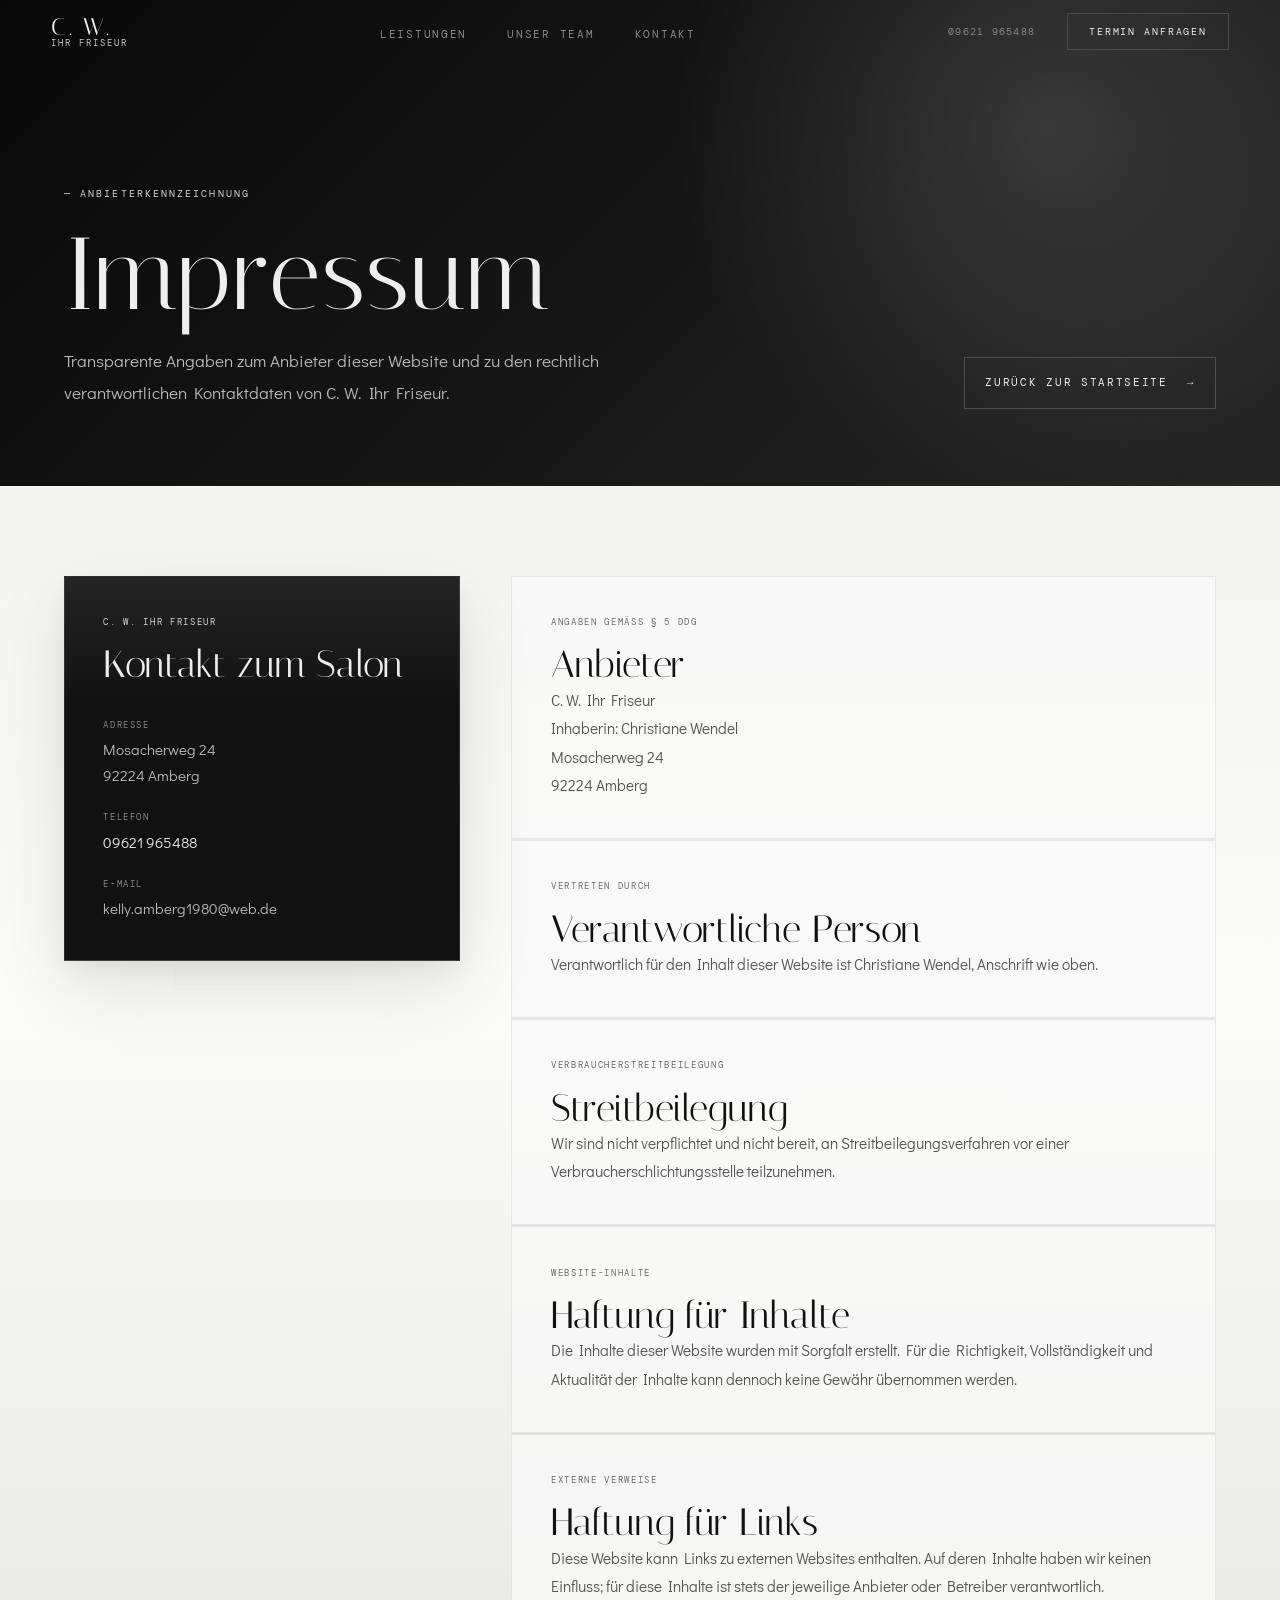
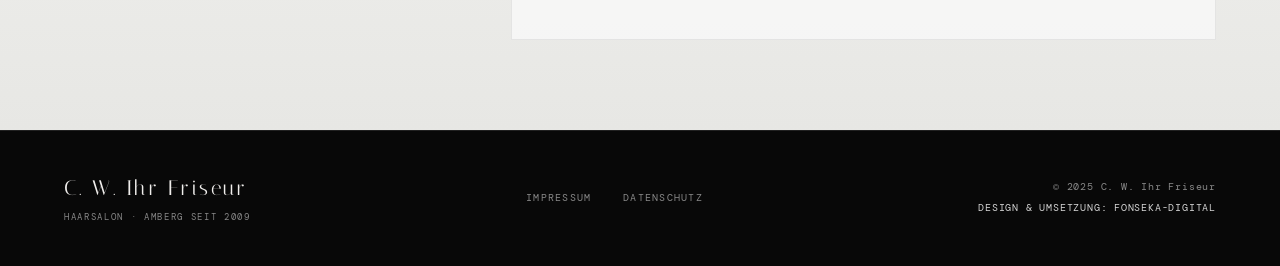
<file: impressum/index.html>
<!doctype html>
<html lang="de">
  <head>
    <meta charset="UTF-8" />
    <meta name="viewport" content="width=device-width, initial-scale=1.0" />
    <title>Impressum | C. W. Ihr Friseur</title>
    <link rel="icon" href="../favicon.ico" sizes="any" />
    <link rel="icon" href="../assets/favicon-32.png" type="image/png" sizes="32x32" />
    <link rel="icon" href="../assets/favicon-256.png" type="image/png" sizes="256x256" />
    <link rel="apple-touch-icon" href="../assets/apple-touch-icon.png" />
    <link rel="stylesheet" href="../css/style.css" />
  </head>
  <body>
    <!-- CURSOR -->
    <div class="cursor" id="cursor">
      <div class="cursor__dot"></div>
      <div class="cursor__ring"></div>
    </div>

    <!-- LOADER -->
    <div class="loader" id="loader">
      <div class="loader__inner">
        <span class="loader__text">C. W. Ihr Friseur</span>
        <div class="loader__bar">
          <div class="loader__fill" id="loaderFill"></div>
        </div>
      </div>
    </div>

    <!-- NAV -->
    <nav class="nav" id="nav">
      <a class="nav__brand" href="../" aria-label="Zur Startseite">
        <span class="nav__brand-main">C. W.</span>
        <span class="nav__brand-sub">Ihr Friseur</span>
      </a>
      <div class="nav__center">
        <ul class="nav__links" id="navLinks">
          <li><a href="../" data-scroll-target="leistungen">Leistungen</a></li>
          <li><a href="../" data-scroll-target="team">Unser Team</a></li>
          <li><a href="../" data-scroll-target="kontakt">Kontakt</a></li>
        </ul>
      </div>
      <div class="nav__right">
        <a href="tel:09621965488" class="nav__tel">09621 965488</a>
        <a href="../" data-scroll-target="kontakt" class="nav__cta"
          ><span>Termin anfragen</span></a
        >
        <button class="nav__toggle" id="navToggle" aria-label="Menü">
          <span></span><span></span><span></span>
        </button>
      </div>
    </nav>

    <main class="legal-page">
      <section class="legal-hero">
        <div class="legal-hero__inner">
          <div>
            <span class="tag">— Anbieterkennzeichnung</span>
            <h1>Impressum</h1>
            <p>
              Transparente Angaben zum Anbieter dieser Website und zu den
              rechtlich verantwortlichen Kontaktdaten von C. W. Ihr Friseur.
            </p>
          </div>
          <a class="legal-back" href="../">
            <span>Zurück zur Startseite</span>
            <span aria-hidden="true">→</span>
          </a>
        </div>
      </section>

      <section class="legal-content" aria-label="Impressumsangaben">
        <div class="legal-grid">
          <aside class="legal-card legal-card--dark">
            <span class="legal-kicker">C. W. Ihr Friseur</span>
            <h2>Kontakt zum Salon</h2>
            <dl class="legal-contact">
              <div>
                <dt>Adresse</dt>
                <dd>Mosacherweg 24<br />92224 Amberg</dd>
              </div>
              <div>
                <dt>Telefon</dt>
                <dd><a href="tel:09621965488">09621 965488</a></dd>
              </div>
              <div>
                <dt>E-Mail</dt>
                <dd>kelly.amberg1980@web.de</dd>
              </div>
            </dl>
          </aside>

          <div class="legal-sections">
            <section class="legal-section">
              <span class="legal-kicker">Angaben gemäß § 5 DDG</span>
              <h2>Anbieter</h2>
              <p>
                C. W. Ihr Friseur<br />
                Inhaberin: Christiane Wendel<br />
                Mosacherweg 24<br />
                92224 Amberg
              </p>
            </section>

            <section class="legal-section">
              <span class="legal-kicker">Vertreten durch</span>
              <h2>Verantwortliche Person</h2>
              <p>
                Verantwortlich für den Inhalt dieser Website ist Christiane
                Wendel, Anschrift wie oben.
              </p>
            </section>
            <!--            <section class="legal-section">
              <span class="legal-kicker">Steuerangaben</span>
              <h2>Umsatzsteuer</h2>
              <p>
                Umsatzsteuer-Identifikationsnummer gemäß § 27a
                Umsatzsteuergesetz: [falls vorhanden ergänzen]
              </p>
            </section>-->

            <section class="legal-section">
              <span class="legal-kicker">Verbraucherstreitbeilegung</span>
              <h2>Streitbeilegung</h2>
              <p>
                Wir sind nicht verpflichtet und nicht bereit, an
                Streitbeilegungsverfahren vor einer
                Verbraucherschlichtungsstelle teilzunehmen.
              </p>
            </section>

            <section class="legal-section">
              <span class="legal-kicker">Website-Inhalte</span>
              <h2>Haftung für Inhalte</h2>
              <p>
                Die Inhalte dieser Website wurden mit Sorgfalt erstellt. Für die
                Richtigkeit, Vollständigkeit und Aktualität der Inhalte kann
                dennoch keine Gewähr übernommen werden.
              </p>
            </section>

            <section class="legal-section">
              <span class="legal-kicker">Externe Verweise</span>
              <h2>Haftung für Links</h2>
              <p>
                Diese Website kann Links zu externen Websites enthalten. Auf
                deren Inhalte haben wir keinen Einfluss; für diese Inhalte ist
                stets der jeweilige Anbieter oder Betreiber verantwortlich.
              </p>
            </section>
          </div>
        </div>
      </section>
    </main>

    <!-- FOOTER -->
    <footer class="footer">
      <div class="footer__inner">
        <div class="footer__brand">
          <span class="footer__logo">C. W. Ihr Friseur</span>
          <span class="footer__tagline">Haarsalon · Amberg seit 2009</span>
        </div>
        <nav class="footer__nav" aria-label="Footer Navigation">
          <a href="../impressum/" aria-current="page">Impressum</a>
          <a href="../datenschutz/">Datenschutz</a>
        </nav>
        <div class="footer__meta">
          <span class="footer__copy">© 2025 C. W. Ihr Friseur</span>
          <span class="footer__credit">Design &amp; Umsetzung: Fonseka-Digital</span>
        </div>
      </div>
    </footer>

    <script src="../js/script.js?v=20260705-folder-links3"></script>
  </body>
</html>
</file>
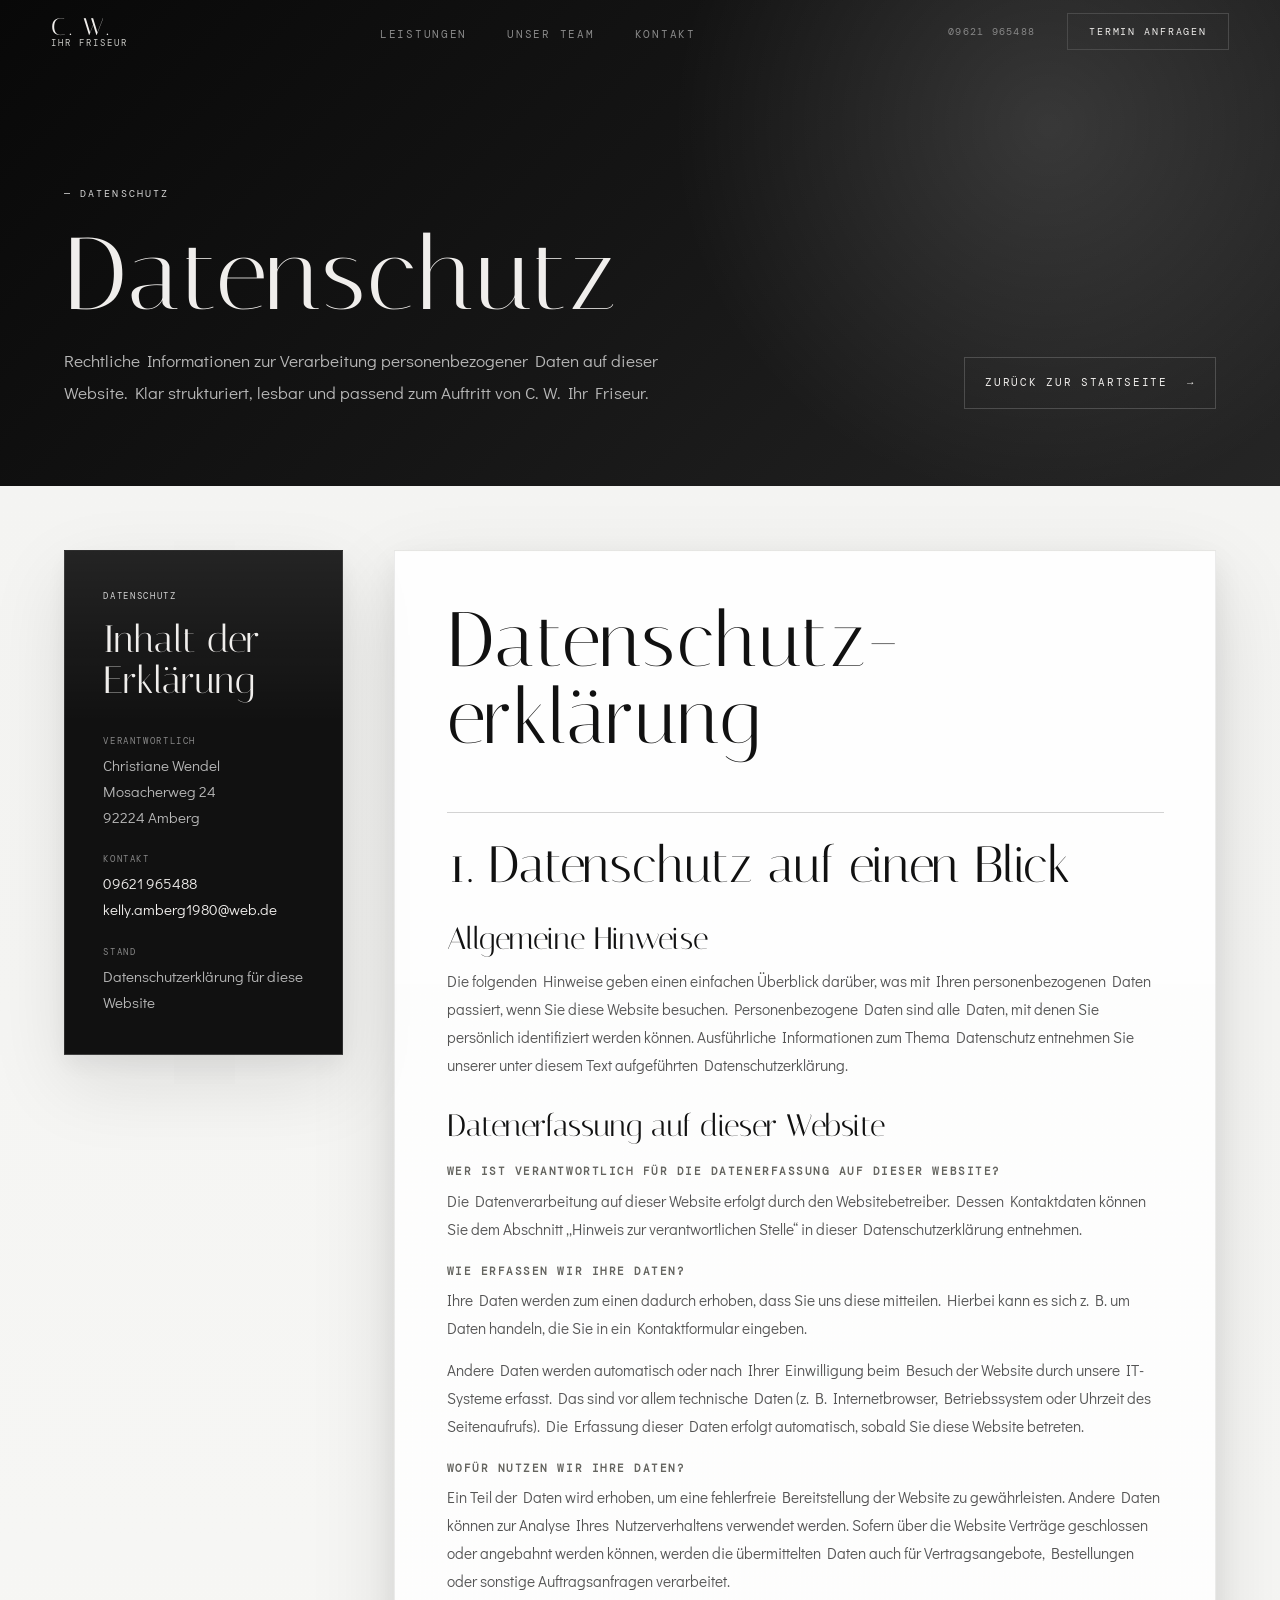
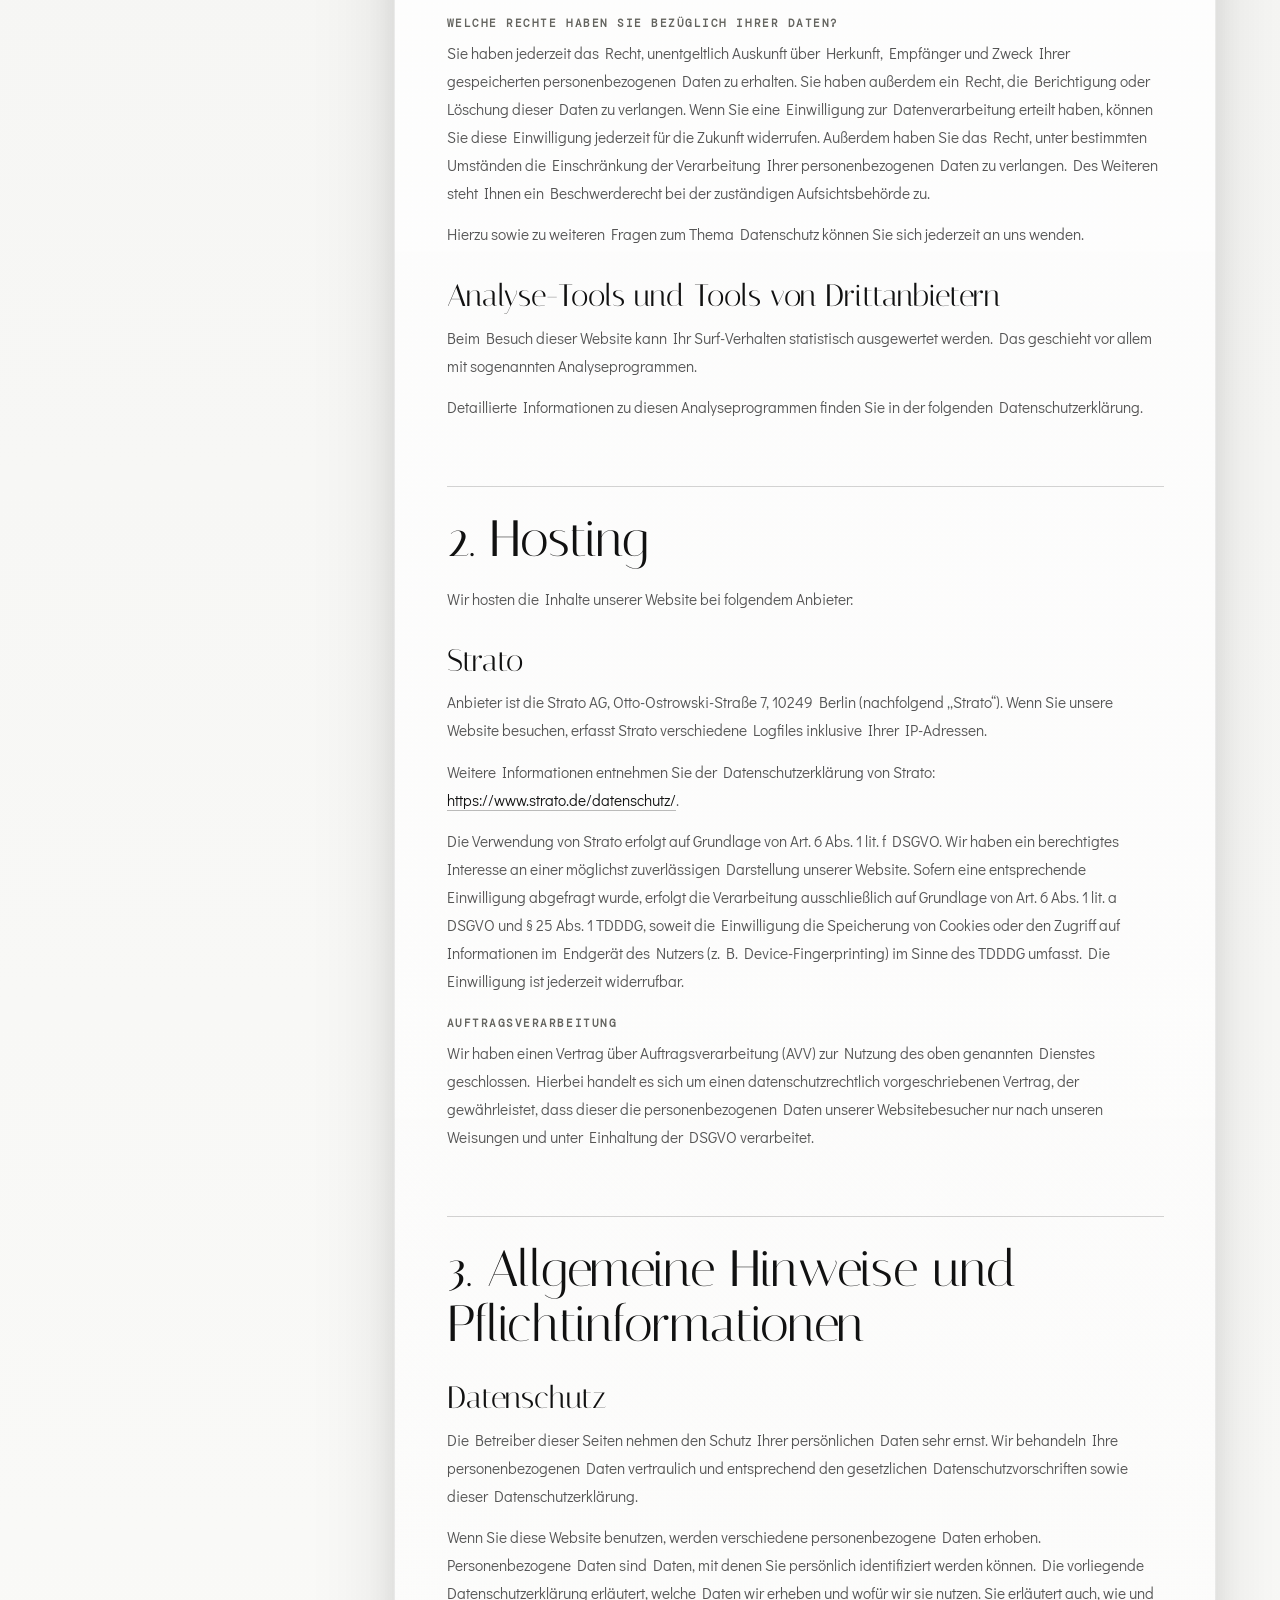
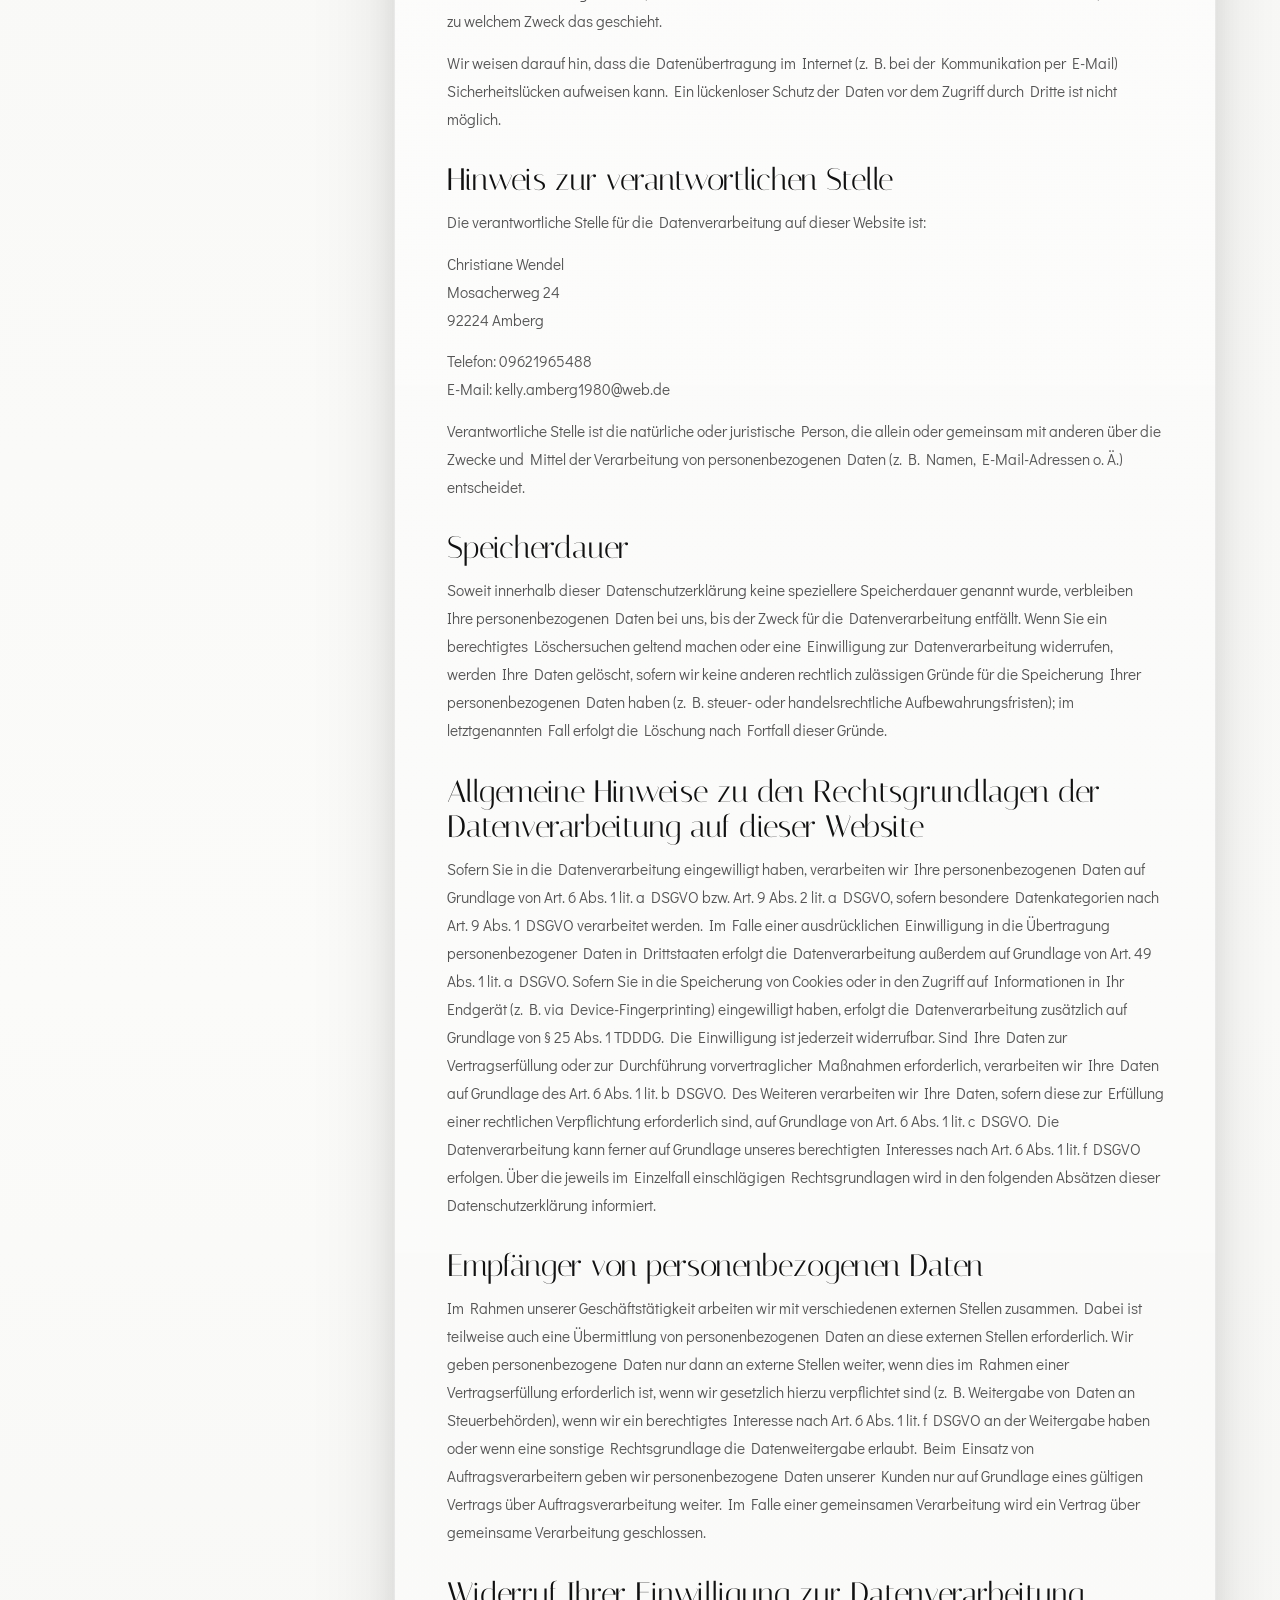
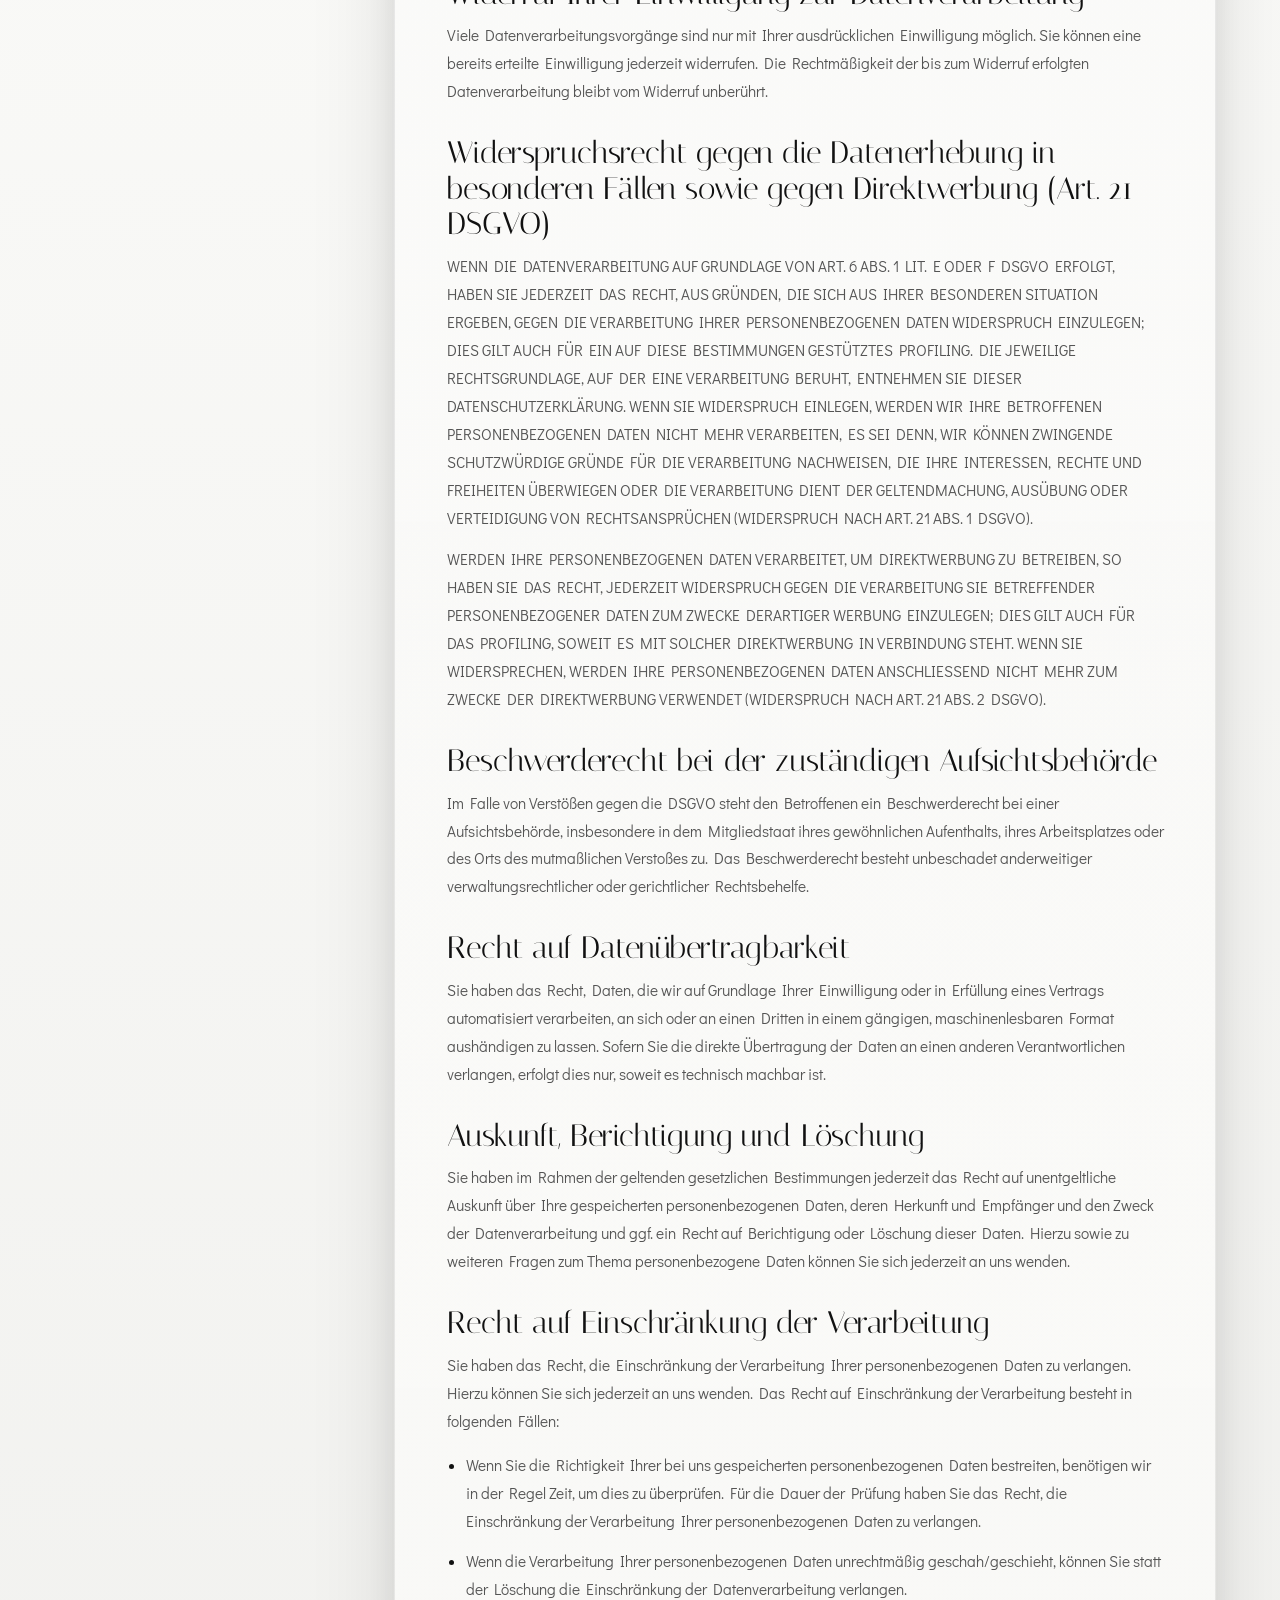
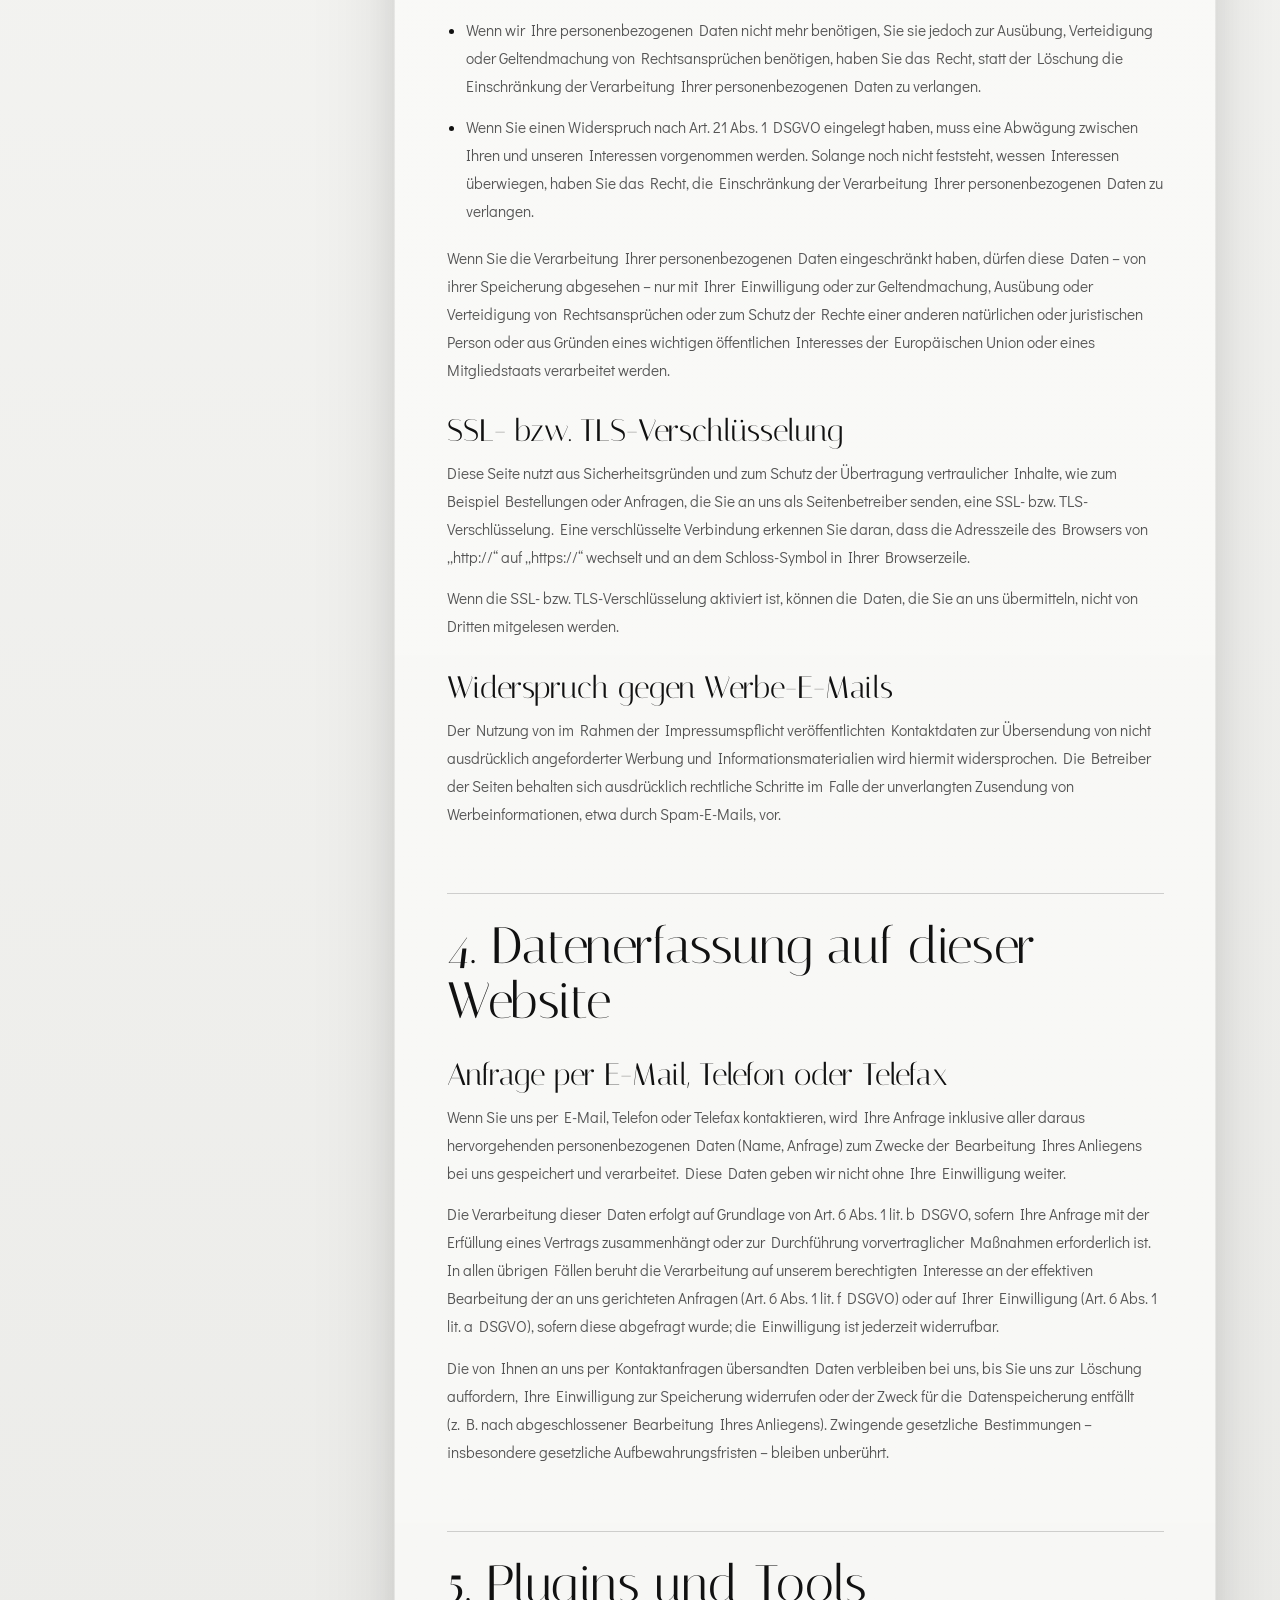
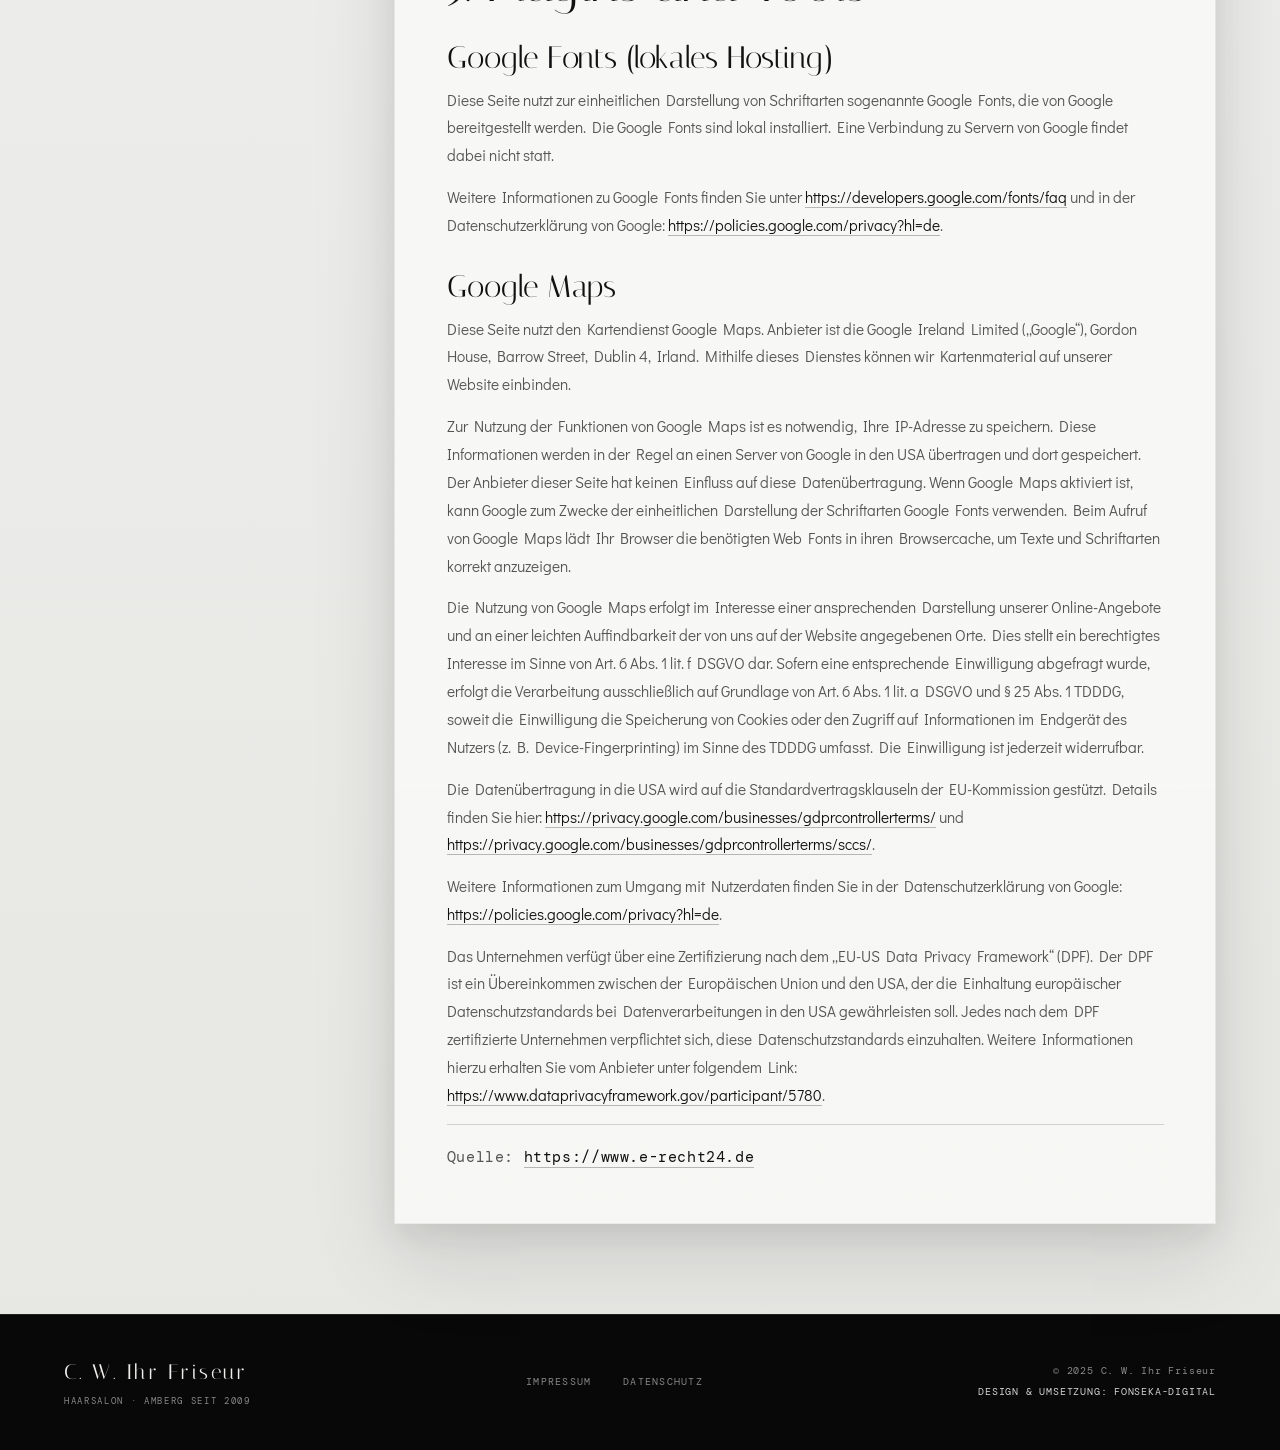
<file: datenschutz.html>
<!doctype html>
<html lang="de">
  <head>
    <meta charset="UTF-8" />
    <meta name="viewport" content="width=device-width, initial-scale=1.0" />
    <title>Datenschutz | C. W. Ihr Friseur</title>
    <link rel="icon" href="favicon.ico" sizes="any" />
    <link rel="icon" href="assets/favicon-32.png" type="image/png" sizes="32x32" />
    <link rel="icon" href="assets/favicon-256.png" type="image/png" sizes="256x256" />
    <link rel="apple-touch-icon" href="assets/apple-touch-icon.png" />
    <link rel="stylesheet" href="css/style.css" />
  </head>
  <body>
    <!-- CURSOR -->
    <div class="cursor" id="cursor">
      <div class="cursor__dot"></div>
      <div class="cursor__ring"></div>
    </div>

    <!-- LOADER -->
    <div class="loader" id="loader">
      <div class="loader__inner">
        <span class="loader__text">C. W. Ihr Friseur</span>
        <div class="loader__bar">
          <div class="loader__fill" id="loaderFill"></div>
        </div>
      </div>
    </div>

    <!-- NAV -->
    <nav class="nav" id="nav">
      <a class="nav__brand" href="./" aria-label="Zur Startseite">
        <span class="nav__brand-main">C. W.</span>
        <span class="nav__brand-sub">Ihr Friseur</span>
      </a>
      <div class="nav__center">
        <ul class="nav__links" id="navLinks">
          <li><a href="./" data-scroll-target="leistungen">Leistungen</a></li>
          <li><a href="./" data-scroll-target="team">Unser Team</a></li>
          <li><a href="./" data-scroll-target="kontakt">Kontakt</a></li>
        </ul>
      </div>
      <div class="nav__right">
        <a href="tel:09621965488" class="nav__tel">09621 965488</a>
        <a href="./" data-scroll-target="kontakt" class="nav__cta"
          ><span>Termin anfragen</span></a
        >
        <button class="nav__toggle" id="navToggle" aria-label="Menü">
          <span></span><span></span><span></span>
        </button>
      </div>
    </nav>

    <main class="legal-page privacy-page">
      <section class="legal-hero legal-hero--privacy">
        <div class="legal-hero__inner">
          <div>
            <span class="tag">— Datenschutz</span>
            <h1>Datenschutz</h1>
            <p>
              Rechtliche Informationen zur Verarbeitung personenbezogener Daten
              auf dieser Website. Klar strukturiert, lesbar und passend zum
              Auftritt von C. W. Ihr Friseur.
            </p>
          </div>
          <a class="legal-back" href="./">
            <span>Zurück zur Startseite</span>
            <span aria-hidden="true">→</span>
          </a>
        </div>
      </section>

      <section class="legal-content privacy-content" aria-label="Datenschutzerklärung">
        <div class="privacy-layout">
          <aside class="legal-card legal-card--dark privacy-overview">
            <span class="legal-kicker">Datenschutz</span>
            <h2>Inhalt der Erklärung</h2>
            <dl class="legal-contact">
              <div>
                <dt>Verantwortlich</dt>
                <dd>Christiane Wendel<br />Mosacherweg 24<br />92224 Amberg</dd>
              </div>
              <div>
                <dt>Kontakt</dt>
                <dd>
                  <a href="tel:09621965488">09621 965488</a><br />
                  <a href="mailto:kelly.amberg1980@web.de">kelly.amberg1980@web.de</a>
                </dd>
              </div>
              <div>
                <dt>Stand</dt>
                <dd>Datenschutzerklärung für diese Website</dd>
              </div>
            </dl>
          </aside>

          <article class="privacy-document">
            <h1>Datenschutz&shy;erkl&auml;rung</h1>
            <h2>1. Datenschutz auf einen Blick</h2>
            <h3>Allgemeine Hinweise</h3>
            <p>Die folgenden Hinweise geben einen einfachen &Uuml;berblick dar&uuml;ber, was mit Ihren personenbezogenen Daten passiert, wenn Sie diese Website besuchen. Personenbezogene Daten sind alle Daten, mit denen Sie pers&ouml;nlich identifiziert werden k&ouml;nnen. Ausf&uuml;hrliche Informationen zum Thema Datenschutz entnehmen Sie unserer unter diesem Text aufgef&uuml;hrten Datenschutzerkl&auml;rung.</p>
            <h3>Datenerfassung auf dieser Website</h3>
            <h4>Wer ist verantwortlich f&uuml;r die Datenerfassung auf dieser Website?</h4>
            <p>Die Datenverarbeitung auf dieser Website erfolgt durch den Websitebetreiber. Dessen Kontaktdaten k&ouml;nnen Sie dem Abschnitt &bdquo;Hinweis zur verantwortlichen Stelle&ldquo; in dieser Datenschutzerkl&auml;rung entnehmen.</p>
            <h4>Wie erfassen wir Ihre Daten?</h4>
            <p>Ihre Daten werden zum einen dadurch erhoben, dass Sie uns diese mitteilen. Hierbei kann es sich z.&nbsp;B. um Daten handeln, die Sie in ein Kontaktformular eingeben.</p>
            <p>Andere Daten werden automatisch oder nach Ihrer Einwilligung beim Besuch der Website durch unsere IT-Systeme erfasst. Das sind vor allem technische Daten (z.&nbsp;B. Internetbrowser, Betriebssystem oder Uhrzeit des Seitenaufrufs). Die Erfassung dieser Daten erfolgt automatisch, sobald Sie diese Website betreten.</p>
            <h4>Wof&uuml;r nutzen wir Ihre Daten?</h4>
            <p>Ein Teil der Daten wird erhoben, um eine fehlerfreie Bereitstellung der Website zu gew&auml;hrleisten. Andere Daten k&ouml;nnen zur Analyse Ihres Nutzerverhaltens verwendet werden. Sofern &uuml;ber die Website Vertr&auml;ge geschlossen oder angebahnt werden k&ouml;nnen, werden die &uuml;bermittelten Daten auch f&uuml;r Vertragsangebote, Bestellungen oder sonstige Auftragsanfragen verarbeitet.</p>
            <h4>Welche Rechte haben Sie bez&uuml;glich Ihrer Daten?</h4>
            <p>Sie haben jederzeit das Recht, unentgeltlich Auskunft &uuml;ber Herkunft, Empf&auml;nger und Zweck Ihrer gespeicherten personenbezogenen Daten zu erhalten. Sie haben au&szlig;erdem ein Recht, die Berichtigung oder L&ouml;schung dieser Daten zu verlangen. Wenn Sie eine Einwilligung zur Datenverarbeitung erteilt haben, k&ouml;nnen Sie diese Einwilligung jederzeit f&uuml;r die Zukunft widerrufen. Au&szlig;erdem haben Sie das Recht, unter bestimmten Umst&auml;nden die Einschr&auml;nkung der Verarbeitung Ihrer personenbezogenen Daten zu verlangen. Des Weiteren steht Ihnen ein Beschwerderecht bei der zust&auml;ndigen Aufsichtsbeh&ouml;rde zu.</p>
            <p>Hierzu sowie zu weiteren Fragen zum Thema Datenschutz k&ouml;nnen Sie sich jederzeit an uns wenden.</p>
            <h3>Analyse-Tools und Tools von Dritt&shy;anbietern</h3>
            <p>Beim Besuch dieser Website kann Ihr Surf-Verhalten statistisch ausgewertet werden. Das geschieht vor allem mit sogenannten Analyseprogrammen.</p>
            <p>Detaillierte Informationen zu diesen Analyseprogrammen finden Sie in der folgenden Datenschutzerkl&auml;rung.</p>
            <h2>2. Hosting</h2>
            <p>Wir hosten die Inhalte unserer Website bei folgendem Anbieter:</p>
            <h3>Strato</h3>
            <p>Anbieter ist die Strato AG, Otto-Ostrowski-Stra&szlig;e 7, 10249 Berlin (nachfolgend &bdquo;Strato&ldquo;). Wenn Sie unsere Website besuchen, erfasst Strato verschiedene Logfiles inklusive Ihrer IP-Adressen.</p>
            <p>Weitere Informationen entnehmen Sie der Datenschutzerkl&auml;rung von Strato: <a href="https://www.strato.de/datenschutz/" target="_blank" rel="noopener noreferrer">https://www.strato.de/datenschutz/</a>.</p>
            <p>Die Verwendung von Strato erfolgt auf Grundlage von Art. 6 Abs. 1 lit. f DSGVO. Wir haben ein berechtigtes Interesse an einer m&ouml;glichst zuverl&auml;ssigen Darstellung unserer Website. Sofern eine entsprechende Einwilligung abgefragt wurde, erfolgt die Verarbeitung ausschlie&szlig;lich auf Grundlage von Art. 6 Abs. 1 lit. a DSGVO und &sect; 25 Abs. 1 TDDDG, soweit die Einwilligung die Speicherung von Cookies oder den Zugriff auf Informationen im Endger&auml;t des Nutzers (z.&nbsp;B. Device-Fingerprinting) im Sinne des TDDDG umfasst. Die Einwilligung ist jederzeit widerrufbar.</p>
            <h4>Auftragsverarbeitung</h4>
            <p>Wir haben einen Vertrag &uuml;ber Auftragsverarbeitung (AVV) zur Nutzung des oben genannten Dienstes geschlossen. Hierbei handelt es sich um einen datenschutzrechtlich vorgeschriebenen Vertrag, der gew&auml;hrleistet, dass dieser die personenbezogenen Daten unserer Websitebesucher nur nach unseren Weisungen und unter Einhaltung der DSGVO verarbeitet.</p>
            <h2>3. Allgemeine Hinweise und Pflicht&shy;informationen</h2>
            <h3>Datenschutz</h3>
            <p>Die Betreiber dieser Seiten nehmen den Schutz Ihrer pers&ouml;nlichen Daten sehr ernst. Wir behandeln Ihre personenbezogenen Daten vertraulich und entsprechend den gesetzlichen Datenschutzvorschriften sowie dieser Datenschutzerkl&auml;rung.</p>
            <p>Wenn Sie diese Website benutzen, werden verschiedene personenbezogene Daten erhoben. Personenbezogene Daten sind Daten, mit denen Sie pers&ouml;nlich identifiziert werden k&ouml;nnen. Die vorliegende Datenschutzerkl&auml;rung erl&auml;utert, welche Daten wir erheben und wof&uuml;r wir sie nutzen. Sie erl&auml;utert auch, wie und zu welchem Zweck das geschieht.</p>
            <p>Wir weisen darauf hin, dass die Daten&uuml;bertragung im Internet (z.&nbsp;B. bei der Kommunikation per E-Mail) Sicherheitsl&uuml;cken aufweisen kann. Ein l&uuml;ckenloser Schutz der Daten vor dem Zugriff durch Dritte ist nicht m&ouml;glich.</p>
            <h3>Hinweis zur verantwortlichen Stelle</h3>
            <p>Die verantwortliche Stelle f&uuml;r die Datenverarbeitung auf dieser Website ist:</p>
            <p>Christiane Wendel<br />Mosacherweg 24<br />92224 Amberg</p>
            <p>Telefon: 09621965488<br />E-Mail: kelly.amberg1980@web.de</p>
            <p>Verantwortliche Stelle ist die nat&uuml;rliche oder juristische Person, die allein oder gemeinsam mit anderen &uuml;ber die Zwecke und Mittel der Verarbeitung von personenbezogenen Daten (z.&nbsp;B. Namen, E-Mail-Adressen o. &Auml;.) entscheidet.</p>
            <h3>Speicherdauer</h3>
            <p>Soweit innerhalb dieser Datenschutzerkl&auml;rung keine speziellere Speicherdauer genannt wurde, verbleiben Ihre personenbezogenen Daten bei uns, bis der Zweck f&uuml;r die Datenverarbeitung entf&auml;llt. Wenn Sie ein berechtigtes L&ouml;schersuchen geltend machen oder eine Einwilligung zur Datenverarbeitung widerrufen, werden Ihre Daten gel&ouml;scht, sofern wir keine anderen rechtlich zul&auml;ssigen Gr&uuml;nde f&uuml;r die Speicherung Ihrer personenbezogenen Daten haben (z.&nbsp;B. steuer- oder handelsrechtliche Aufbewahrungsfristen); im letztgenannten Fall erfolgt die L&ouml;schung nach Fortfall dieser Gr&uuml;nde.</p>
            <h3>Allgemeine Hinweise zu den Rechtsgrundlagen der Datenverarbeitung auf dieser Website</h3>
            <p>Sofern Sie in die Datenverarbeitung eingewilligt haben, verarbeiten wir Ihre personenbezogenen Daten auf Grundlage von Art. 6 Abs. 1 lit. a DSGVO bzw. Art. 9 Abs. 2 lit. a DSGVO, sofern besondere Datenkategorien nach Art. 9 Abs. 1 DSGVO verarbeitet werden. Im Falle einer ausdr&uuml;cklichen Einwilligung in die &Uuml;bertragung personenbezogener Daten in Drittstaaten erfolgt die Datenverarbeitung au&szlig;erdem auf Grundlage von Art. 49 Abs. 1 lit. a DSGVO. Sofern Sie in die Speicherung von Cookies oder in den Zugriff auf Informationen in Ihr Endger&auml;t (z.&nbsp;B. via Device-Fingerprinting) eingewilligt haben, erfolgt die Datenverarbeitung zus&auml;tzlich auf Grundlage von &sect; 25 Abs. 1 TDDDG. Die Einwilligung ist jederzeit widerrufbar. Sind Ihre Daten zur Vertragserf&uuml;llung oder zur Durchf&uuml;hrung vorvertraglicher Ma&szlig;nahmen erforderlich, verarbeiten wir Ihre Daten auf Grundlage des Art. 6 Abs. 1 lit. b DSGVO. Des Weiteren verarbeiten wir Ihre Daten, sofern diese zur Erf&uuml;llung einer rechtlichen Verpflichtung erforderlich sind, auf Grundlage von Art. 6 Abs. 1 lit. c DSGVO. Die Datenverarbeitung kann ferner auf Grundlage unseres berechtigten Interesses nach Art. 6 Abs. 1 lit. f DSGVO erfolgen. &Uuml;ber die jeweils im Einzelfall einschl&auml;gigen Rechtsgrundlagen wird in den folgenden Abs&auml;tzen dieser Datenschutzerkl&auml;rung informiert.</p>
            <h3>Empf&auml;nger von personenbezogenen Daten</h3>
            <p>Im Rahmen unserer Gesch&auml;ftst&auml;tigkeit arbeiten wir mit verschiedenen externen Stellen zusammen. Dabei ist teilweise auch eine &Uuml;bermittlung von personenbezogenen Daten an diese externen Stellen erforderlich. Wir geben personenbezogene Daten nur dann an externe Stellen weiter, wenn dies im Rahmen einer Vertragserf&uuml;llung erforderlich ist, wenn wir gesetzlich hierzu verpflichtet sind (z.&nbsp;B. Weitergabe von Daten an Steuerbeh&ouml;rden), wenn wir ein berechtigtes Interesse nach Art. 6 Abs. 1 lit. f DSGVO an der Weitergabe haben oder wenn eine sonstige Rechtsgrundlage die Datenweitergabe erlaubt. Beim Einsatz von Auftragsverarbeitern geben wir personenbezogene Daten unserer Kunden nur auf Grundlage eines g&uuml;ltigen Vertrags &uuml;ber Auftragsverarbeitung weiter. Im Falle einer gemeinsamen Verarbeitung wird ein Vertrag &uuml;ber gemeinsame Verarbeitung geschlossen.</p>
            <h3>Widerruf Ihrer Einwilligung zur Datenverarbeitung</h3>
            <p>Viele Datenverarbeitungsvorg&auml;nge sind nur mit Ihrer ausdr&uuml;cklichen Einwilligung m&ouml;glich. Sie k&ouml;nnen eine bereits erteilte Einwilligung jederzeit widerrufen. Die Rechtm&auml;&szlig;igkeit der bis zum Widerruf erfolgten Datenverarbeitung bleibt vom Widerruf unber&uuml;hrt.</p>
            <h3>Widerspruchsrecht gegen die Datenerhebung in besonderen F&auml;llen sowie gegen Direktwerbung (Art. 21 DSGVO)</h3>
            <p>WENN DIE DATENVERARBEITUNG AUF GRUNDLAGE VON ART. 6 ABS. 1 LIT. E ODER F DSGVO ERFOLGT, HABEN SIE JEDERZEIT DAS RECHT, AUS GR&Uuml;NDEN, DIE SICH AUS IHRER BESONDEREN SITUATION ERGEBEN, GEGEN DIE VERARBEITUNG IHRER PERSONENBEZOGENEN DATEN WIDERSPRUCH EINZULEGEN; DIES GILT AUCH F&Uuml;R EIN AUF DIESE BESTIMMUNGEN GEST&Uuml;TZTES PROFILING. DIE JEWEILIGE RECHTSGRUNDLAGE, AUF DER EINE VERARBEITUNG BERUHT, ENTNEHMEN SIE DIESER DATENSCHUTZERKL&Auml;RUNG. WENN SIE WIDERSPRUCH EINLEGEN, WERDEN WIR IHRE BETROFFENEN PERSONENBEZOGENEN DATEN NICHT MEHR VERARBEITEN, ES SEI DENN, WIR K&Ouml;NNEN ZWINGENDE SCHUTZW&Uuml;RDIGE GR&Uuml;NDE F&Uuml;R DIE VERARBEITUNG NACHWEISEN, DIE IHRE INTERESSEN, RECHTE UND FREIHEITEN &Uuml;BERWIEGEN ODER DIE VERARBEITUNG DIENT DER GELTENDMACHUNG, AUS&Uuml;BUNG ODER VERTEIDIGUNG VON RECHTSANSPR&Uuml;CHEN (WIDERSPRUCH NACH ART. 21 ABS. 1 DSGVO).</p>
            <p>WERDEN IHRE PERSONENBEZOGENEN DATEN VERARBEITET, UM DIREKTWERBUNG ZU BETREIBEN, SO HABEN SIE DAS RECHT, JEDERZEIT WIDERSPRUCH GEGEN DIE VERARBEITUNG SIE BETREFFENDER PERSONENBEZOGENER DATEN ZUM ZWECKE DERARTIGER WERBUNG EINZULEGEN; DIES GILT AUCH F&Uuml;R DAS PROFILING, SOWEIT ES MIT SOLCHER DIREKTWERBUNG IN VERBINDUNG STEHT. WENN SIE WIDERSPRECHEN, WERDEN IHRE PERSONENBEZOGENEN DATEN ANSCHLIESSEND NICHT MEHR ZUM ZWECKE DER DIREKTWERBUNG VERWENDET (WIDERSPRUCH NACH ART. 21 ABS. 2 DSGVO).</p>
            <h3>Beschwerde&shy;recht bei der zust&auml;ndigen Aufsichts&shy;beh&ouml;rde</h3>
            <p>Im Falle von Verst&ouml;&szlig;en gegen die DSGVO steht den Betroffenen ein Beschwerderecht bei einer Aufsichtsbeh&ouml;rde, insbesondere in dem Mitgliedstaat ihres gew&ouml;hnlichen Aufenthalts, ihres Arbeitsplatzes oder des Orts des mutma&szlig;lichen Versto&szlig;es zu. Das Beschwerderecht besteht unbeschadet anderweitiger verwaltungsrechtlicher oder gerichtlicher Rechtsbehelfe.</p>
            <h3>Recht auf Daten&shy;&uuml;bertrag&shy;barkeit</h3>
            <p>Sie haben das Recht, Daten, die wir auf Grundlage Ihrer Einwilligung oder in Erf&uuml;llung eines Vertrags automatisiert verarbeiten, an sich oder an einen Dritten in einem g&auml;ngigen, maschinenlesbaren Format aush&auml;ndigen zu lassen. Sofern Sie die direkte &Uuml;bertragung der Daten an einen anderen Verantwortlichen verlangen, erfolgt dies nur, soweit es technisch machbar ist.</p>
            <h3>Auskunft, Berichtigung und L&ouml;schung</h3>
            <p>Sie haben im Rahmen der geltenden gesetzlichen Bestimmungen jederzeit das Recht auf unentgeltliche Auskunft &uuml;ber Ihre gespeicherten personenbezogenen Daten, deren Herkunft und Empf&auml;nger und den Zweck der Datenverarbeitung und ggf. ein Recht auf Berichtigung oder L&ouml;schung dieser Daten. Hierzu sowie zu weiteren Fragen zum Thema personenbezogene Daten k&ouml;nnen Sie sich jederzeit an uns wenden.</p>
            <h3>Recht auf Einschr&auml;nkung der Verarbeitung</h3>
            <p>Sie haben das Recht, die Einschr&auml;nkung der Verarbeitung Ihrer personenbezogenen Daten zu verlangen. Hierzu k&ouml;nnen Sie sich jederzeit an uns wenden. Das Recht auf Einschr&auml;nkung der Verarbeitung besteht in folgenden F&auml;llen:</p>
            <ul>
              <li>Wenn Sie die Richtigkeit Ihrer bei uns gespeicherten personenbezogenen Daten bestreiten, ben&ouml;tigen wir in der Regel Zeit, um dies zu &uuml;berpr&uuml;fen. F&uuml;r die Dauer der Pr&uuml;fung haben Sie das Recht, die Einschr&auml;nkung der Verarbeitung Ihrer personenbezogenen Daten zu verlangen.</li>
              <li>Wenn die Verarbeitung Ihrer personenbezogenen Daten unrechtm&auml;&szlig;ig geschah/geschieht, k&ouml;nnen Sie statt der L&ouml;schung die Einschr&auml;nkung der Datenverarbeitung verlangen.</li>
              <li>Wenn wir Ihre personenbezogenen Daten nicht mehr ben&ouml;tigen, Sie sie jedoch zur Aus&uuml;bung, Verteidigung oder Geltendmachung von Rechtsanspr&uuml;chen ben&ouml;tigen, haben Sie das Recht, statt der L&ouml;schung die Einschr&auml;nkung der Verarbeitung Ihrer personenbezogenen Daten zu verlangen.</li>
              <li>Wenn Sie einen Widerspruch nach Art. 21 Abs. 1 DSGVO eingelegt haben, muss eine Abw&auml;gung zwischen Ihren und unseren Interessen vorgenommen werden. Solange noch nicht feststeht, wessen Interessen &uuml;berwiegen, haben Sie das Recht, die Einschr&auml;nkung der Verarbeitung Ihrer personenbezogenen Daten zu verlangen.</li>
            </ul>
            <p>Wenn Sie die Verarbeitung Ihrer personenbezogenen Daten eingeschr&auml;nkt haben, d&uuml;rfen diese Daten &ndash; von ihrer Speicherung abgesehen &ndash; nur mit Ihrer Einwilligung oder zur Geltendmachung, Aus&uuml;bung oder Verteidigung von Rechtsanspr&uuml;chen oder zum Schutz der Rechte einer anderen nat&uuml;rlichen oder juristischen Person oder aus Gr&uuml;nden eines wichtigen &ouml;ffentlichen Interesses der Europ&auml;ischen Union oder eines Mitgliedstaats verarbeitet werden.</p>
            <h3>SSL- bzw. TLS-Verschl&uuml;sselung</h3>
            <p>Diese Seite nutzt aus Sicherheitsgr&uuml;nden und zum Schutz der &Uuml;bertragung vertraulicher Inhalte, wie zum Beispiel Bestellungen oder Anfragen, die Sie an uns als Seitenbetreiber senden, eine SSL- bzw. TLS-Verschl&uuml;sselung. Eine verschl&uuml;sselte Verbindung erkennen Sie daran, dass die Adresszeile des Browsers von &bdquo;http://&ldquo; auf &bdquo;https://&ldquo; wechselt und an dem Schloss-Symbol in Ihrer Browserzeile.</p>
            <p>Wenn die SSL- bzw. TLS-Verschl&uuml;sselung aktiviert ist, k&ouml;nnen die Daten, die Sie an uns &uuml;bermitteln, nicht von Dritten mitgelesen werden.</p>
            <h3>Widerspruch gegen Werbe-E-Mails</h3>
            <p>Der Nutzung von im Rahmen der Impressumspflicht ver&ouml;ffentlichten Kontaktdaten zur &Uuml;bersendung von nicht ausdr&uuml;cklich angeforderter Werbung und Informationsmaterialien wird hiermit widersprochen. Die Betreiber der Seiten behalten sich ausdr&uuml;cklich rechtliche Schritte im Falle der unverlangten Zusendung von Werbeinformationen, etwa durch Spam-E-Mails, vor.</p>
            <h2>4. Datenerfassung auf dieser Website</h2>
            <h3>Anfrage per E-Mail, Telefon oder Telefax</h3>
            <p>Wenn Sie uns per E-Mail, Telefon oder Telefax kontaktieren, wird Ihre Anfrage inklusive aller daraus hervorgehenden personenbezogenen Daten (Name, Anfrage) zum Zwecke der Bearbeitung Ihres Anliegens bei uns gespeichert und verarbeitet. Diese Daten geben wir nicht ohne Ihre Einwilligung weiter.</p>
            <p>Die Verarbeitung dieser Daten erfolgt auf Grundlage von Art. 6 Abs. 1 lit. b DSGVO, sofern Ihre Anfrage mit der Erf&uuml;llung eines Vertrags zusammenh&auml;ngt oder zur Durchf&uuml;hrung vorvertraglicher Ma&szlig;nahmen erforderlich ist. In allen &uuml;brigen F&auml;llen beruht die Verarbeitung auf unserem berechtigten Interesse an der effektiven Bearbeitung der an uns gerichteten Anfragen (Art. 6 Abs. 1 lit. f DSGVO) oder auf Ihrer Einwilligung (Art. 6 Abs. 1 lit. a DSGVO), sofern diese abgefragt wurde; die Einwilligung ist jederzeit widerrufbar.</p>
            <p>Die von Ihnen an uns per Kontaktanfragen &uuml;bersandten Daten verbleiben bei uns, bis Sie uns zur L&ouml;schung auffordern, Ihre Einwilligung zur Speicherung widerrufen oder der Zweck f&uuml;r die Datenspeicherung entf&auml;llt (z.&nbsp;B. nach abgeschlossener Bearbeitung Ihres Anliegens). Zwingende gesetzliche Bestimmungen &ndash; insbesondere gesetzliche Aufbewahrungsfristen &ndash; bleiben unber&uuml;hrt.</p>
            <h2>5. Plugins und Tools</h2>
            <h3>Google Fonts (lokales Hosting)</h3>
            <p>Diese Seite nutzt zur einheitlichen Darstellung von Schriftarten sogenannte Google Fonts, die von Google bereitgestellt werden. Die Google Fonts sind lokal installiert. Eine Verbindung zu Servern von Google findet dabei nicht statt.</p>
            <p>Weitere Informationen zu Google Fonts finden Sie unter <a href="https://developers.google.com/fonts/faq" target="_blank" rel="noopener noreferrer">https://developers.google.com/fonts/faq</a> und in der Datenschutzerkl&auml;rung von Google: <a href="https://policies.google.com/privacy?hl=de" target="_blank" rel="noopener noreferrer">https://policies.google.com/privacy?hl=de</a>.</p>
            <h3>Google Maps</h3>
            <p>Diese Seite nutzt den Kartendienst Google Maps. Anbieter ist die Google Ireland Limited (&bdquo;Google&ldquo;), Gordon House, Barrow Street, Dublin 4, Irland. Mithilfe dieses Dienstes k&ouml;nnen wir Kartenmaterial auf unserer Website einbinden.</p>
            <p>Zur Nutzung der Funktionen von Google Maps ist es notwendig, Ihre IP-Adresse zu speichern. Diese Informationen werden in der Regel an einen Server von Google in den USA &uuml;bertragen und dort gespeichert. Der Anbieter dieser Seite hat keinen Einfluss auf diese Daten&uuml;bertragung. Wenn Google Maps aktiviert ist, kann Google zum Zwecke der einheitlichen Darstellung der Schriftarten Google Fonts verwenden. Beim Aufruf von Google Maps l&auml;dt Ihr Browser die ben&ouml;tigten Web Fonts in ihren Browsercache, um Texte und Schriftarten korrekt anzuzeigen.</p>
            <p>Die Nutzung von Google Maps erfolgt im Interesse einer ansprechenden Darstellung unserer Online-Angebote und an einer leichten Auffindbarkeit der von uns auf der Website angegebenen Orte. Dies stellt ein berechtigtes Interesse im Sinne von Art. 6 Abs. 1 lit. f DSGVO dar. Sofern eine entsprechende Einwilligung abgefragt wurde, erfolgt die Verarbeitung ausschlie&szlig;lich auf Grundlage von Art. 6 Abs. 1 lit. a DSGVO und &sect; 25 Abs. 1 TDDDG, soweit die Einwilligung die Speicherung von Cookies oder den Zugriff auf Informationen im Endger&auml;t des Nutzers (z.&nbsp;B. Device-Fingerprinting) im Sinne des TDDDG umfasst. Die Einwilligung ist jederzeit widerrufbar.</p>
            <p>Die Daten&uuml;bertragung in die USA wird auf die Standardvertragsklauseln der EU-Kommission gest&uuml;tzt. Details finden Sie hier: <a href="https://privacy.google.com/businesses/gdprcontrollerterms/" target="_blank" rel="noopener noreferrer">https://privacy.google.com/businesses/gdprcontrollerterms/</a> und <a href="https://privacy.google.com/businesses/gdprcontrollerterms/sccs/" target="_blank" rel="noopener noreferrer">https://privacy.google.com/businesses/gdprcontrollerterms/sccs/</a>.</p>
            <p>Weitere Informationen zum Umgang mit Nutzerdaten finden Sie in der Datenschutzerkl&auml;rung von Google: <a href="https://policies.google.com/privacy?hl=de" target="_blank" rel="noopener noreferrer">https://policies.google.com/privacy?hl=de</a>.</p>
            <p>Das Unternehmen verf&uuml;gt &uuml;ber eine Zertifizierung nach dem &bdquo;EU-US Data Privacy Framework&ldquo; (DPF). Der DPF ist ein &Uuml;bereinkommen zwischen der Europ&auml;ischen Union und den USA, der die Einhaltung europ&auml;ischer Datenschutzstandards bei Datenverarbeitungen in den USA gew&auml;hrleisten soll. Jedes nach dem DPF zertifizierte Unternehmen verpflichtet sich, diese Datenschutzstandards einzuhalten. Weitere Informationen hierzu erhalten Sie vom Anbieter unter folgendem Link: <a href="https://www.dataprivacyframework.gov/participant/5780" target="_blank" rel="noopener noreferrer">https://www.dataprivacyframework.gov/participant/5780</a>.</p>
            <p class="privacy-document__source">Quelle: <a href="https://www.e-recht24.de" target="_blank" rel="noopener noreferrer">https://www.e-recht24.de</a></p>
          </article>
        </div>
      </section>
    </main>

    <!-- FOOTER -->
    <footer class="footer">
      <div class="footer__inner">
        <div class="footer__brand">
          <span class="footer__logo">C. W. Ihr Friseur</span>
          <span class="footer__tagline">Haarsalon · Amberg seit 2009</span>
        </div>
        <nav class="footer__nav" aria-label="Footer Navigation">
          <a href="impressum/">Impressum</a>
          <a href="datenschutz/" aria-current="page">Datenschutz</a>
        </nav>
        <div class="footer__meta">
          <span class="footer__copy">© 2025 C. W. Ihr Friseur</span>
          <span class="footer__credit">Design &amp; Umsetzung: Fonseka-Digital</span>
        </div>
      </div>
    </footer>

    <script src="js/script.js?v=20260705-folder-links3"></script>
  </body>
</html>
</file>
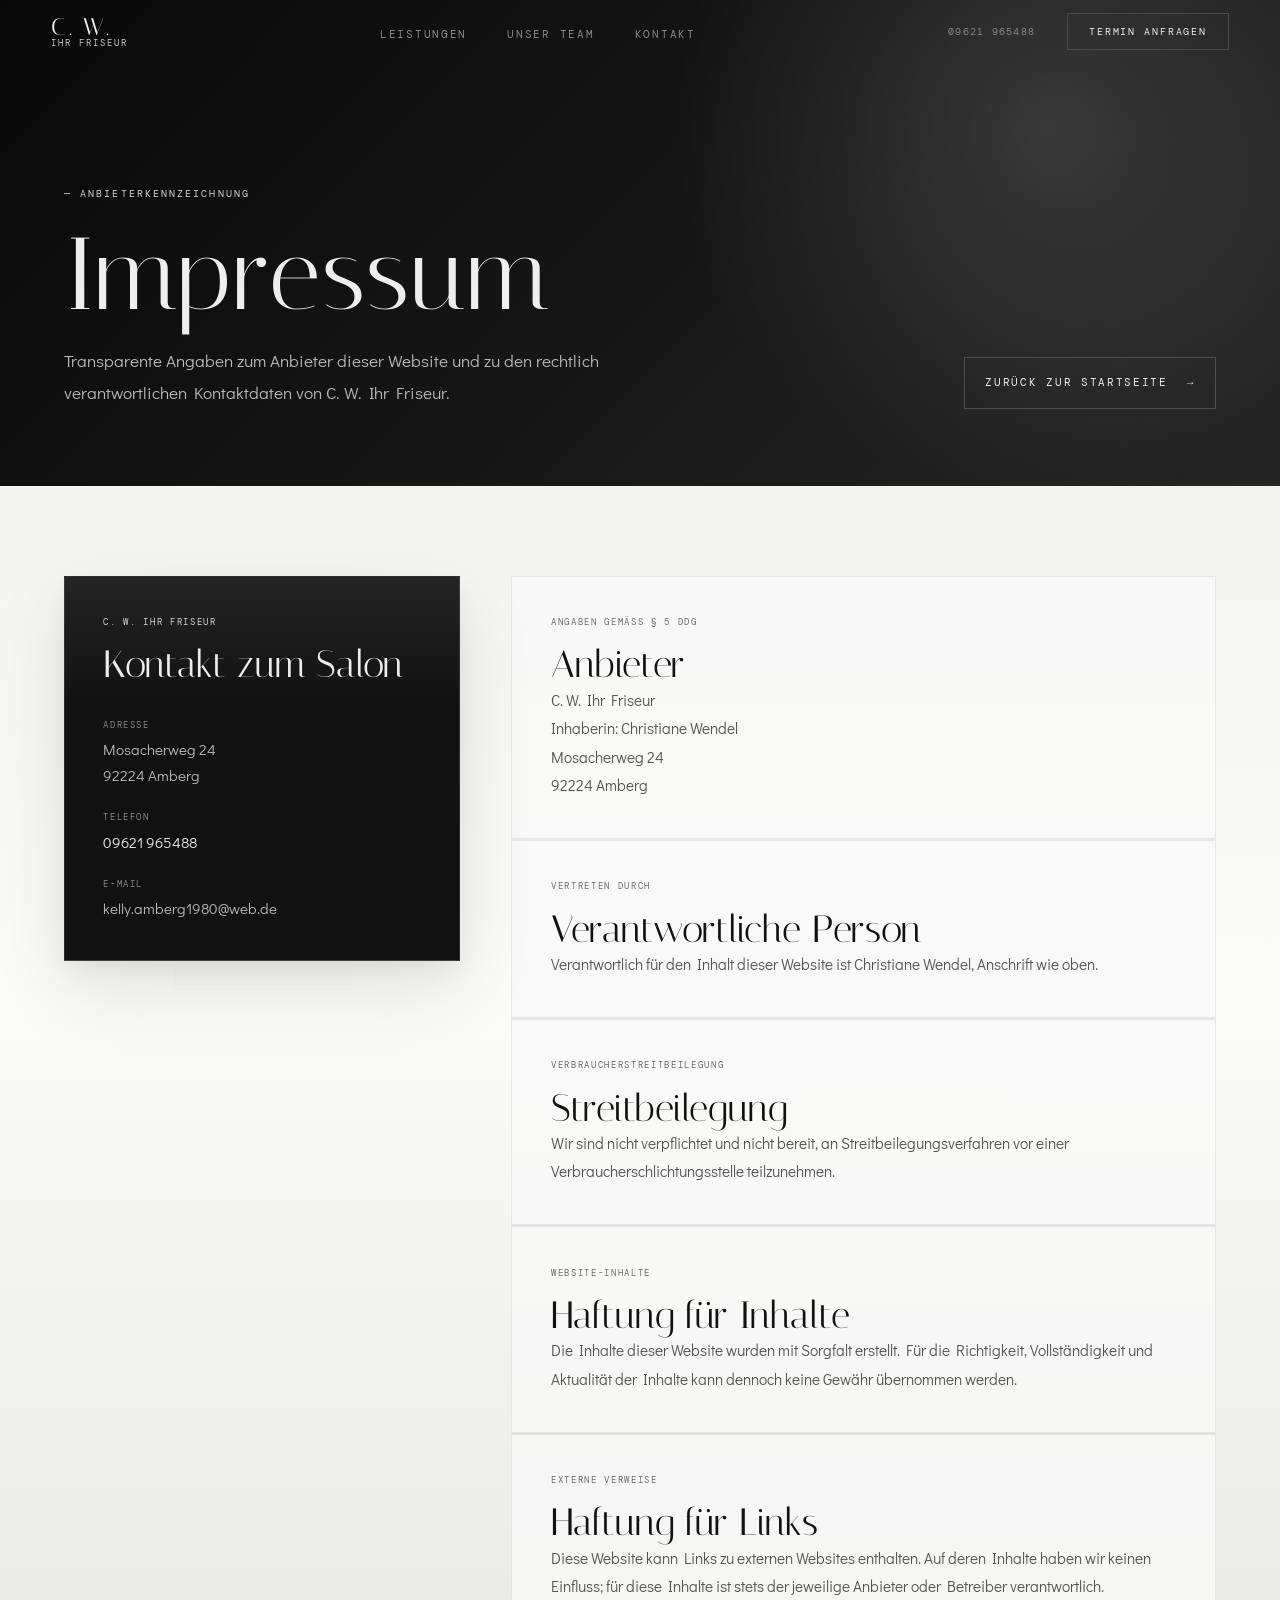
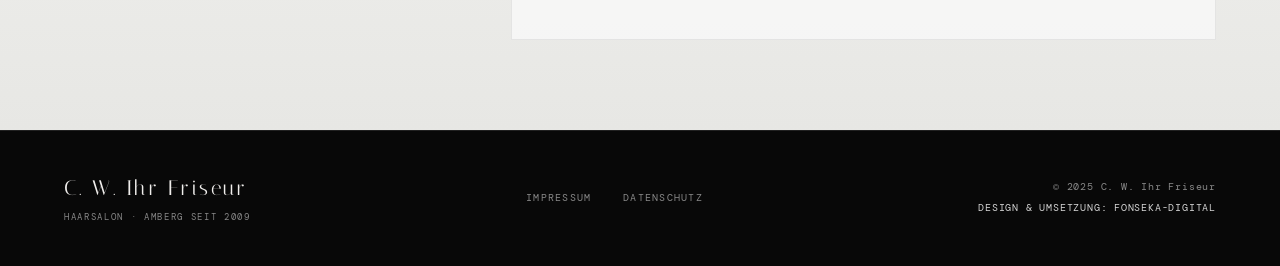
<file: impressum.html>
<!doctype html>
<html lang="de">
  <head>
    <meta charset="UTF-8" />
    <meta name="viewport" content="width=device-width, initial-scale=1.0" />
    <title>Impressum | C. W. Ihr Friseur</title>
    <link rel="icon" href="favicon.ico" sizes="any" />
    <link rel="icon" href="assets/favicon-32.png" type="image/png" sizes="32x32" />
    <link rel="icon" href="assets/favicon-256.png" type="image/png" sizes="256x256" />
    <link rel="apple-touch-icon" href="assets/apple-touch-icon.png" />
    <link rel="stylesheet" href="css/style.css" />
  </head>
  <body>
    <!-- CURSOR -->
    <div class="cursor" id="cursor">
      <div class="cursor__dot"></div>
      <div class="cursor__ring"></div>
    </div>

    <!-- LOADER -->
    <div class="loader" id="loader">
      <div class="loader__inner">
        <span class="loader__text">C. W. Ihr Friseur</span>
        <div class="loader__bar">
          <div class="loader__fill" id="loaderFill"></div>
        </div>
      </div>
    </div>

    <!-- NAV -->
    <nav class="nav" id="nav">
      <a class="nav__brand" href="./" aria-label="Zur Startseite">
        <span class="nav__brand-main">C. W.</span>
        <span class="nav__brand-sub">Ihr Friseur</span>
      </a>
      <div class="nav__center">
        <ul class="nav__links" id="navLinks">
          <li><a href="./" data-scroll-target="leistungen">Leistungen</a></li>
          <li><a href="./" data-scroll-target="team">Unser Team</a></li>
          <li><a href="./" data-scroll-target="kontakt">Kontakt</a></li>
        </ul>
      </div>
      <div class="nav__right">
        <a href="tel:09621965488" class="nav__tel">09621 965488</a>
        <a href="./" data-scroll-target="kontakt" class="nav__cta"
          ><span>Termin anfragen</span></a
        >
        <button class="nav__toggle" id="navToggle" aria-label="Menü">
          <span></span><span></span><span></span>
        </button>
      </div>
    </nav>

    <main class="legal-page">
      <section class="legal-hero">
        <div class="legal-hero__inner">
          <div>
            <span class="tag">— Anbieterkennzeichnung</span>
            <h1>Impressum</h1>
            <p>
              Transparente Angaben zum Anbieter dieser Website und zu den
              rechtlich verantwortlichen Kontaktdaten von C. W. Ihr Friseur.
            </p>
          </div>
          <a class="legal-back" href="./">
            <span>Zurück zur Startseite</span>
            <span aria-hidden="true">→</span>
          </a>
        </div>
      </section>

      <section class="legal-content" aria-label="Impressumsangaben">
        <div class="legal-grid">
          <aside class="legal-card legal-card--dark">
            <span class="legal-kicker">C. W. Ihr Friseur</span>
            <h2>Kontakt zum Salon</h2>
            <dl class="legal-contact">
              <div>
                <dt>Adresse</dt>
                <dd>Mosacherweg 24<br />92224 Amberg</dd>
              </div>
              <div>
                <dt>Telefon</dt>
                <dd><a href="tel:09621965488">09621 965488</a></dd>
              </div>
              <div>
                <dt>E-Mail</dt>
                <dd>kelly.amberg1980@web.de</dd>
              </div>
            </dl>
          </aside>

          <div class="legal-sections">
            <section class="legal-section">
              <span class="legal-kicker">Angaben gemäß § 5 DDG</span>
              <h2>Anbieter</h2>
              <p>
                C. W. Ihr Friseur<br />
                Inhaberin: Christiane Wendel<br />
                Mosacherweg 24<br />
                92224 Amberg
              </p>
            </section>

            <section class="legal-section">
              <span class="legal-kicker">Vertreten durch</span>
              <h2>Verantwortliche Person</h2>
              <p>
                Verantwortlich für den Inhalt dieser Website ist Christiane
                Wendel, Anschrift wie oben.
              </p>
            </section>
            <!--            <section class="legal-section">
              <span class="legal-kicker">Steuerangaben</span>
              <h2>Umsatzsteuer</h2>
              <p>
                Umsatzsteuer-Identifikationsnummer gemäß § 27a
                Umsatzsteuergesetz: [falls vorhanden ergänzen]
              </p>
            </section>-->

            <section class="legal-section">
              <span class="legal-kicker">Verbraucherstreitbeilegung</span>
              <h2>Streitbeilegung</h2>
              <p>
                Wir sind nicht verpflichtet und nicht bereit, an
                Streitbeilegungsverfahren vor einer
                Verbraucherschlichtungsstelle teilzunehmen.
              </p>
            </section>

            <section class="legal-section">
              <span class="legal-kicker">Website-Inhalte</span>
              <h2>Haftung für Inhalte</h2>
              <p>
                Die Inhalte dieser Website wurden mit Sorgfalt erstellt. Für die
                Richtigkeit, Vollständigkeit und Aktualität der Inhalte kann
                dennoch keine Gewähr übernommen werden.
              </p>
            </section>

            <section class="legal-section">
              <span class="legal-kicker">Externe Verweise</span>
              <h2>Haftung für Links</h2>
              <p>
                Diese Website kann Links zu externen Websites enthalten. Auf
                deren Inhalte haben wir keinen Einfluss; für diese Inhalte ist
                stets der jeweilige Anbieter oder Betreiber verantwortlich.
              </p>
            </section>
          </div>
        </div>
      </section>
    </main>

    <!-- FOOTER -->
    <footer class="footer">
      <div class="footer__inner">
        <div class="footer__brand">
          <span class="footer__logo">C. W. Ihr Friseur</span>
          <span class="footer__tagline">Haarsalon · Amberg seit 2009</span>
        </div>
        <nav class="footer__nav" aria-label="Footer Navigation">
          <a href="impressum/" aria-current="page">Impressum</a>
          <a href="datenschutz/">Datenschutz</a>
        </nav>
        <div class="footer__meta">
          <span class="footer__copy">© 2025 C. W. Ihr Friseur</span>
          <span class="footer__credit">Design &amp; Umsetzung: Fonseka-Digital</span>
        </div>
      </div>
    </footer>

    <script src="js/script.js?v=20260705-folder-links3"></script>
  </body>
</html>
</file>
<file: css/style.css>
/* ============================================================
       CW. — Dark Editorial Luxury
       Aesthetic: Design 3 (NOIR RITUAL)
       Layout:    Design 2 (SCHACHT Editorial Grid)
    ============================================================ */

@font-face {
  font-family: "Barlow Condensed";
  font-style: normal;
  font-weight: 700;
  font-display: swap;
  src: url("../assets/fonts/barlow-condensed-v13-700-latin-ext.woff2")
    format("woff2");
  unicode-range: U+0100-02BA, U+02BD-02C5, U+02C7-02CC, U+02CE-02D7,
    U+02DD-02FF, U+0304, U+0308, U+0329, U+1D00-1DBF, U+1E00-1E9F,
    U+1EF2-1EFF, U+2020, U+20A0-20AB, U+20AD-20C0, U+2113, U+2C60-2C7F,
    U+A720-A7FF;
}
@font-face {
  font-family: "Barlow Condensed";
  font-style: normal;
  font-weight: 700;
  font-display: swap;
  src: url("../assets/fonts/barlow-condensed-v13-700-latin.woff2")
    format("woff2");
  unicode-range: U+0000-00FF, U+0131, U+0152-0153, U+02BB-02BC, U+02C6,
    U+02DA, U+02DC, U+0304, U+0308, U+0329, U+2000-206F, U+20AC, U+2122,
    U+2191, U+2193, U+2212, U+2215, U+FEFF, U+FFFD;
}
@font-face {
  font-family: "Barlow Condensed";
  font-style: normal;
  font-weight: 900;
  font-display: swap;
  src: url("../assets/fonts/barlow-condensed-v13-900-latin-ext.woff2")
    format("woff2");
  unicode-range: U+0100-02BA, U+02BD-02C5, U+02C7-02CC, U+02CE-02D7,
    U+02DD-02FF, U+0304, U+0308, U+0329, U+1D00-1DBF, U+1E00-1E9F,
    U+1EF2-1EFF, U+2020, U+20A0-20AB, U+20AD-20C0, U+2113, U+2C60-2C7F,
    U+A720-A7FF;
}
@font-face {
  font-family: "Barlow Condensed";
  font-style: normal;
  font-weight: 900;
  font-display: swap;
  src: url("../assets/fonts/barlow-condensed-v13-900-latin.woff2")
    format("woff2");
  unicode-range: U+0000-00FF, U+0131, U+0152-0153, U+02BB-02BC, U+02C6,
    U+02DA, U+02DC, U+0304, U+0308, U+0329, U+2000-206F, U+20AC, U+2122,
    U+2191, U+2193, U+2212, U+2215, U+FEFF, U+FFFD;
}
@font-face {
  font-family: "DM Mono";
  font-style: normal;
  font-weight: 300;
  font-display: swap;
  src: url("../assets/fonts/dm-mono-v16-300-latin-ext.woff2") format("woff2");
  unicode-range: U+0100-02BA, U+02BD-02C5, U+02C7-02CC, U+02CE-02D7,
    U+02DD-02FF, U+0304, U+0308, U+0329, U+1D00-1DBF, U+1E00-1E9F,
    U+1EF2-1EFF, U+2020, U+20A0-20AB, U+20AD-20C0, U+2113, U+2C60-2C7F,
    U+A720-A7FF;
}
@font-face {
  font-family: "DM Mono";
  font-style: normal;
  font-weight: 300;
  font-display: swap;
  src: url("../assets/fonts/dm-mono-v16-300-latin.woff2") format("woff2");
  unicode-range: U+0000-00FF, U+0131, U+0152-0153, U+02BB-02BC, U+02C6,
    U+02DA, U+02DC, U+0304, U+0308, U+0329, U+2000-206F, U+20AC, U+2122,
    U+2191, U+2193, U+2212, U+2215, U+FEFF, U+FFFD;
}
@font-face {
  font-family: "DM Mono";
  font-style: normal;
  font-weight: 400;
  font-display: swap;
  src: url("../assets/fonts/dm-mono-v16-400-latin-ext.woff2") format("woff2");
  unicode-range: U+0100-02BA, U+02BD-02C5, U+02C7-02CC, U+02CE-02D7,
    U+02DD-02FF, U+0304, U+0308, U+0329, U+1D00-1DBF, U+1E00-1E9F,
    U+1EF2-1EFF, U+2020, U+20A0-20AB, U+20AD-20C0, U+2113, U+2C60-2C7F,
    U+A720-A7FF;
}
@font-face {
  font-family: "DM Mono";
  font-style: normal;
  font-weight: 400;
  font-display: swap;
  src: url("../assets/fonts/dm-mono-v16-400-latin.woff2") format("woff2");
  unicode-range: U+0000-00FF, U+0131, U+0152-0153, U+02BB-02BC, U+02C6,
    U+02DA, U+02DC, U+0304, U+0308, U+0329, U+2000-206F, U+20AC, U+2122,
    U+2191, U+2193, U+2212, U+2215, U+FEFF, U+FFFD;
}
@font-face {
  font-family: "Didact Gothic";
  font-style: normal;
  font-weight: 400;
  font-display: swap;
  src: url("../assets/fonts/didact-gothic-v21-400-latin-ext.woff2")
    format("woff2");
  unicode-range: U+0100-02BA, U+02BD-02C5, U+02C7-02CC, U+02CE-02D7,
    U+02DD-02FF, U+0304, U+0308, U+0329, U+1D00-1DBF, U+1E00-1E9F,
    U+1EF2-1EFF, U+2020, U+20A0-20AB, U+20AD-20C0, U+2113, U+2C60-2C7F,
    U+A720-A7FF;
}
@font-face {
  font-family: "Didact Gothic";
  font-style: normal;
  font-weight: 400;
  font-display: swap;
  src: url("../assets/fonts/didact-gothic-v21-400-latin.woff2")
    format("woff2");
  unicode-range: U+0000-00FF, U+0131, U+0152-0153, U+02BB-02BC, U+02C6,
    U+02DA, U+02DC, U+0304, U+0308, U+0329, U+2000-206F, U+20AC, U+2122,
    U+2191, U+2193, U+2212, U+2215, U+FEFF, U+FFFD;
}
@font-face {
  font-family: "Italiana";
  font-style: normal;
  font-weight: 400;
  font-display: swap;
  src: url("../assets/fonts/italiana-v21-400-latin.woff2") format("woff2");
  unicode-range: U+0000-00FF, U+0131, U+0152-0153, U+02BB-02BC, U+02C6,
    U+02DA, U+02DC, U+0304, U+0308, U+0329, U+2000-206F, U+20AC, U+2122,
    U+2191, U+2193, U+2212, U+2215, U+FEFF, U+FFFD;
}

:root {
  --obsidian: #080808;
  --deep: #111111;
  --charcoal: #1a1a1a;
  --surface: #242424;
  --silver-d: #4a4a4a;
  --silver: #888888;
  --silver-l: #b8b8b8;
  --chrome: #d4d4d4;
  --white: #f0eeec;
  --accent: #c9c9c5;
  --paper: #f4f4f2;
  --paper-soft: #e7e7e4;
  --paper-line: #c8c8c2;
  --ink: #111111;
  --ink-soft: #545454;
  --glow: rgba(201, 201, 197, 0.08);

  --font-display: "Italiana", serif;
  --font-head: "Barlow Condensed", sans-serif;
  --font-body: "Didact Gothic", sans-serif;
  --font-mono: "DM Mono", monospace;

  --max-w: 1440px;
  --nav-h: 64px;
}

*,
*::before,
*::after {
  box-sizing: border-box;
  margin: 0;
  padding: 0;
}
html {
  scroll-behavior: smooth;
}
body {
  background: var(--obsidian);
  color: var(--white);
  font-family: var(--font-body);
  font-weight: 400;
  line-height: 1.7;
  -webkit-font-smoothing: antialiased;
  overflow-x: hidden;
  cursor: none;
}
a {
  color: inherit;
  text-decoration: none;
}
img {
  max-width: 100%;
  display: block;
}

/* ============ CURSOR ============ */
.cursor {
  position: fixed;
  inset: 0;
  pointer-events: none;
  z-index: 9999;
  mix-blend-mode: difference;
  opacity: 0;
  visibility: hidden;
  transition:
    opacity 0.18s ease,
    visibility 0.18s ease;
}
body.cursor-visible .cursor {
  opacity: 1;
  visibility: visible;
}
.cursor__dot {
  position: absolute;
  top: 0;
  left: 0;
  width: 8px;
  height: 8px;
  background: #ffffff;
  border: 1px solid rgba(255, 255, 255, 0.35);
  border-radius: 50%;
  transform: translate3d(-100px, -100px, 0) translate(-50%, -50%);
  transition:
    background-color 0.24s ease,
    border-color 0.24s ease,
    box-shadow 0.24s ease;
  will-change: transform;
}
.cursor__ring {
  position: absolute;
  top: 0;
  left: 0;
  width: 36px;
  height: 36px;
  border: 1px solid rgba(255, 255, 255, 0.66);
  border-radius: 50%;
  transform: translate3d(-100px, -100px, 0) translate(-50%, -50%);
  transition:
    background-color 0.26s ease,
    border-color 0.26s ease,
    border-radius 0.26s ease,
    box-shadow 0.26s ease;
  will-change: transform;
}
.cursor__ring::before {
  content: "";
  position: absolute;
  inset: 8px;
  border: 1px solid rgba(255, 255, 255, 0);
  border-radius: inherit;
  opacity: 0;
  transform: scale(0.72);
  transition:
    border-color 0.26s ease,
    opacity 0.26s ease,
    transform 0.26s ease;
}
body.cursor-hover .cursor__dot {
  background: rgba(255, 255, 255, 0.18);
  border-color: rgba(255, 255, 255, 0.95);
  box-shadow:
    0 0 0 3px rgba(255, 255, 255, 0.14),
    0 0 14px rgba(255, 255, 255, 0.48);
}
body.cursor-hover .cursor__ring {
  border-color: rgba(255, 255, 255, 0.96);
  border-radius: 10px;
  background: rgba(255, 255, 255, 0.08);
  box-shadow:
    0 0 0 1px rgba(255, 255, 255, 0.16),
    0 0 24px rgba(255, 255, 255, 0.42);
  animation: cursorLinkPulse 0.62s ease-out;
}
body.cursor-hover .cursor__ring::before {
  border-color: rgba(255, 255, 255, 0.72);
  opacity: 1;
  transform: scale(1);
}
@keyframes cursorLinkPulse {
  0% {
    box-shadow:
      0 0 0 0 rgba(255, 255, 255, 0.35),
      0 0 0 rgba(255, 255, 255, 0);
  }
  100% {
    box-shadow:
      0 0 0 14px rgba(255, 255, 255, 0),
      0 0 24px rgba(255, 255, 255, 0.42);
  }
}

/* ============ LOADER ============ */
.loader {
  position: fixed;
  inset: 0;
  background: var(--obsidian);
  display: flex;
  align-items: center;
  justify-content: center;
  z-index: 1000;
  transition:
    opacity 0.7s ease,
    visibility 0.7s ease;
}
.loader.hidden {
  opacity: 0;
  visibility: hidden;
}
.loader__inner {
  text-align: center;
}
.loader__text {
  font-family: var(--font-display);
  font-size: 1.6rem;
  letter-spacing: 0.35em;
  color: var(--accent);
  display: block;
  margin-bottom: 1.5rem;
}
.loader__bar {
  width: 160px;
  height: 1px;
  background: var(--surface);
  margin: 0 auto;
  overflow: hidden;
}
.loader__fill {
  height: 100%;
  background: var(--accent);
  width: 0%;
  transition: width 0.05s linear;
}

/* ============ UTILITIES ============ */
.tag {
  font-family: var(--font-mono);
  font-size: 0.65rem;
  letter-spacing: 0.2em;
  text-transform: uppercase;
  color: var(--accent);
  display: block;
  margin-bottom: 1.5rem;
}
.fade-up {
  opacity: 0;
  transform: translateY(28px);
  transition:
    opacity 0.8s ease,
    transform 0.8s ease;
}
.fade-up.visible {
  opacity: 1;
  transform: translateY(0);
}

/* ============ NAV ============ */
.nav {
  position: fixed;
  top: 0;
  left: 0;
  right: 0;
  height: var(--nav-h);
  display: grid;
  grid-template-columns: auto 1fr auto;
  align-items: center;
  padding-inline: clamp(1.5rem, 4vw, 3.5rem);
  z-index: 100;
  border-bottom: 1px solid transparent;
  transition:
    background 0.4s,
    border-color 0.4s;
}
.nav.scrolled {
  background: rgba(8, 8, 8, 0.96);
  border-bottom-color: transparent;
  backdrop-filter: blur(12px);
}
.nav__brand {
  display: flex;
  flex-direction: column;
  line-height: 1;
}
.nav__brand-main {
  font-family: var(--font-display);
  font-size: 1.5rem;
  letter-spacing: 0.1em;
  color: var(--white);
}
.nav__brand-sub {
  font-family: var(--font-mono);
  font-size: 0.55rem;
  letter-spacing: 0.22em;
  color: var(--accent);
  text-transform: uppercase;
}
.nav__center {
  display: flex;
  justify-content: center;
}
.nav__links {
  display: flex;
  gap: 2.5rem;
  list-style: none;
}
.nav__links a {
  font-family: var(--font-mono);
  font-size: 0.68rem;
  letter-spacing: 0.16em;
  text-transform: uppercase;
  color: var(--silver);
  transition: color 0.3s;
  position: relative;
  cursor: none;
}
.nav__links a::after {
  content: "";
  position: absolute;
  bottom: -4px;
  left: 0;
  right: 0;
  height: 1px;
  background: var(--accent);
  transform: scaleX(0);
  transform-origin: left;
  transition: transform 0.35s cubic-bezier(0.4, 0, 0.2, 1);
}
.nav__links a:hover {
  color: var(--white);
}
.nav__links a:hover::after {
  transform: scaleX(1);
}
.nav__right {
  display: flex;
  align-items: center;
  gap: 2rem;
}
.nav__tel {
  font-family: var(--font-mono);
  font-size: 0.65rem;
  letter-spacing: 0.12em;
  color: var(--silver);
  transition: color 0.3s;
  cursor: none;
}
.nav__tel:hover {
  color: var(--accent);
}
.nav__cta {
  font-family: var(--font-mono);
  font-size: 0.65rem;
  letter-spacing: 0.18em;
  text-transform: uppercase;
  padding: 0.55rem 1.3rem;
  border: 1px solid var(--silver-d);
  color: var(--white);
  transition:
    border-color 0.3s,
    color 0.3s;
  cursor: none;
  position: relative;
  overflow: hidden;
}
.nav__cta::before {
  content: "";
  position: absolute;
  inset: 0;
  background: var(--accent);
  transform: translateX(-101%);
  transition: transform 0.3s cubic-bezier(0.4, 0, 0.2, 1);
}
.nav__cta:hover {
  border-color: var(--accent);
  color: var(--obsidian);
}
.nav__cta:hover::before {
  transform: translateX(0);
}
.nav__cta span {
  position: relative;
  z-index: 1;
}
.nav__toggle {
  display: none;
  flex-direction: column;
  gap: 5px;
  background: none;
  border: none;
  cursor: pointer;
}
.nav__toggle span {
  display: block;
  width: 22px;
  height: 1px;
  background: var(--white);
}

/* ============ HERO — Split Editorial (Design 2 Layout) ============ */
.hero {
  display: grid;
  grid-template-columns: minmax(0, 0.92fr) minmax(340px, 1.08fr);
  min-height: 100svh;
  padding-top: var(--nav-h);
  background: var(--obsidian);
}
.hero__left {
  display: flex;
  flex-direction: column;
  justify-content: flex-end;
  padding: clamp(2.5rem, 5vw, 5rem) clamp(2rem, 4vw, 4.5rem)
    clamp(3rem, 6vw, 5rem);
  background: var(--obsidian);
  position: relative;
}
.hero__right {
  position: relative;
  min-height: calc(100svh - var(--nav-h));
  overflow: hidden;
  background: var(--obsidian);
}
.hero__gallery {
  position: absolute;
  inset: clamp(1.6rem, 3.6vw, 3.8rem);
  overflow: hidden;
  border: 1px solid rgba(255, 255, 255, 0.82);
  border-radius: 18px;
  background: var(--obsidian);
  box-shadow:
    0 0 0 1px rgba(214, 210, 202, 0.07),
    0 18px 36px rgba(214, 210, 202, 0.1),
    0 28px 60px rgba(255, 255, 255, 0.04);
}
.hero__gallery-img {
  position: absolute;
  inset: 0;
  z-index: 0;
  display: block;
  width: 100%;
  height: 100%;
  object-fit: cover;
  object-position: center;
  opacity: 0;
  transition: opacity 1.2s ease;
}
.hero__gallery-img--active {
  z-index: 1;
  opacity: 1;
}
.hero__eyebrow {
  display: flex;
  align-items: center;
  gap: 1rem;
  margin-bottom: 2.5rem;
}
.hero__eyebrow-label {
  font-family: var(--font-mono);
  font-size: 0.62rem;
  letter-spacing: 0.2em;
  text-transform: uppercase;
  color: var(--silver-d);
}
.hero__eyebrow-dots {
  display: flex;
  gap: 5px;
}
.hero__eyebrow-dots span {
  display: block;
  width: 3px;
  height: 3px;
  border-radius: 50%;
  background: var(--accent);
}
.hero__title {
  font-family: var(--font-display);
  font-size: clamp(4.5rem, 8vw, 8rem);
  font-weight: 400;
  line-height: 1;
  letter-spacing: 0.02em;
  margin-bottom: 2.5rem;
}
.hero__title-line {
  display: block;
}
.hero__title-line--outline {
  color: transparent;
  -webkit-text-stroke: 1px var(--chrome);
}
.hero__title-line--italic {
  font-style: italic;
  color: var(--accent);
}
.hero__divider {
  width: 40px;
  height: 1px;
  background: var(--silver-d);
  margin-bottom: 1.5rem;
}
.hero__sub {
  font-size: 0.95rem;
  line-height: 1.8;
  color: var(--silver);
  max-width: 380px;
  margin-bottom: 1.5rem;
}
.hero__facts {
  display: flex;
  flex-wrap: wrap;
  gap: 0.6rem;
  margin-bottom: 2.5rem;
}
.hero__facts span {
  font-family: var(--font-mono);
  font-size: 0.58rem;
  letter-spacing: 0.16em;
  text-transform: uppercase;
  color: var(--silver-l);
  border: 1px solid rgba(255, 255, 255, 0.12);
  background: rgba(255, 255, 255, 0.025);
  padding: 0.42rem 0.7rem;
}
.hero__cta {
  display: inline-flex;
  align-items: center;
  gap: 1.2rem;
  padding: 1.1rem 2.5rem;
  border: 1px solid rgba(255, 255, 255, 0.2);
  background: rgba(255, 255, 255, 0.03);
  font-family: var(--font-mono);
  font-size: 0.72rem;
  letter-spacing: 0.2em;
  text-transform: uppercase;
  color: var(--white);
  transition:
    border-color 0.3s,
    color 0.3s;
  cursor: none;
  position: relative;
  overflow: hidden;
}
.hero__cta::before {
  content: "";
  position: absolute;
  inset: 0;
  background: rgba(200, 192, 180, 0.08);
  transform: translateX(-101%);
  transition: transform 0.4s cubic-bezier(0.4, 0, 0.2, 1);
}
.hero__cta:hover {
  border-color: var(--accent);
  color: var(--accent);
}
.hero__cta:hover::before {
  transform: translateX(0);
}
.hero__cta-arrow {
  width: 20px;
  height: 20px;
  transition: transform 0.35s ease;
}
.hero__cta-arrow svg {
  width: 100%;
  height: 100%;
}
.hero__cta:hover .hero__cta-arrow {
  transform: translateX(5px);
}
@media (max-height: 760px) and (min-width: 861px) {
  .hero__left {
    padding-bottom: clamp(1.2rem, 3vh, 2rem);
  }
  .hero__eyebrow {
    margin-bottom: 1rem;
  }
  .hero__title {
    font-size: clamp(3.6rem, 6.2vw, 5.8rem);
    margin-bottom: 1.2rem;
  }
  .hero__sub {
    margin-bottom: 1.1rem;
  }
  .hero__facts {
    margin-bottom: 1.4rem;
  }
}

/* ============ TEAM ============ */
.team {
  padding: clamp(4rem, 8vw, 8rem) clamp(1.5rem, 5vw, 4.5rem);
  background:
    linear-gradient(180deg, var(--paper) 0%, #f9f9f7 46%, var(--paper-soft) 100%),
    var(--paper);
  border-top: 1px solid var(--paper-line);
  border-bottom: 1px solid var(--paper-line);
  color: var(--ink);
}
.team .tag,
.kontakt .tag {
  color: #757570;
}
.team__intro,
.team__content {
  max-width: var(--max-w);
  margin-inline: auto;
}
.team__intro {
  display: grid;
  grid-template-columns: minmax(0, 0.9fr) minmax(320px, 1.1fr);
  gap: clamp(2.5rem, 6vw, 6rem);
  align-items: end;
  margin-bottom: clamp(2.6rem, 5vw, 4.5rem);
}
.team__title {
  font-family: var(--font-display);
  font-size: clamp(3rem, 5vw, 5rem);
  font-weight: 400;
  line-height: 1.08;
  letter-spacing: 0.02em;
  color: var(--ink);
  max-width: 680px;
}
.team__copy {
  max-width: 560px;
}
.team__copy p {
  font-size: 1rem;
  line-height: 1.85;
  color: var(--ink-soft);
}
.team__points {
  margin-top: 2rem;
}
.team__points-track {
  display: flex;
  flex-wrap: wrap;
  gap: 0.7rem;
}
.team__points span {
  font-family: var(--font-mono);
  font-size: 0.6rem;
  letter-spacing: 0.14em;
  text-transform: uppercase;
  color: var(--ink);
  border-bottom: 1px solid rgba(17, 17, 17, 0.24);
  padding-bottom: 0.35rem;
}
.team__point-clone {
  display: none;
}
.team__content {
  display: grid;
  grid-template-columns: minmax(300px, 0.86fr) minmax(0, 1.4fr);
  gap: clamp(1.4rem, 3.5vw, 3rem);
  align-items: stretch;
}
.team__profiles-wrap {
  position: relative;
  min-width: 0;
}
.team__profiles {
  display: grid;
  gap: clamp(1rem, 2vw, 1.4rem);
  align-content: start;
}
.team__profile {
  position: relative;
  display: grid;
  grid-template-columns: minmax(130px, 0.72fr) minmax(0, 1fr);
  min-height: 236px;
  background:
    linear-gradient(145deg, rgba(255, 255, 255, 0.96), rgba(241, 241, 238, 0.9)),
    var(--paper);
  border: 0;
  border-radius: 0.9rem;
  box-shadow:
    0 34px 72px rgba(17, 17, 17, 0.18),
    0 10px 24px rgba(17, 17, 17, 0.1);
  overflow: hidden;
  isolation: isolate;
  transition:
    background 0.35s ease,
    box-shadow 0.35s ease,
    transform 0.35s ease;
}
.team__profile::after {
  display: none;
}
.team__profile:hover {
  background:
    linear-gradient(145deg, #ffffff, rgba(246, 246, 243, 0.96)),
    var(--white);
  box-shadow:
    0 42px 86px rgba(17, 17, 17, 0.22),
    0 16px 32px rgba(17, 17, 17, 0.12);
  transform: translateY(-4px);
}
.team__profile-media {
  position: relative;
  min-height: 100%;
  overflow: hidden;
  background: #d8d8d4;
}
.team__profile-media::after {
  content: "";
  position: absolute;
  inset: 0;
  background:
    linear-gradient(90deg, rgba(64, 45, 30, 0.08), transparent 42%),
    linear-gradient(0deg, rgba(80, 56, 36, 0.08), transparent 54%),
    linear-gradient(180deg, rgba(255, 247, 232, 0.04), transparent 34%);
  pointer-events: none;
  transition: opacity 0.45s ease;
}
.team__profile-media img {
  width: 100%;
  height: 100%;
  min-height: 236px;
  object-fit: cover;
  object-position: center 35%;
  filter: brightness(1.01) contrast(1.03) saturate(1.04) sepia(3%);
  transform: scale(1.03);
  transition:
    filter 0.55s ease,
    transform 0.55s ease;
}
.team__profile:hover .team__profile-media::after {
  opacity: 0.45;
}
.team__profile:hover .team__profile-media img {
  filter: brightness(1.01) contrast(1.03) saturate(1.04) sepia(3%);
  transform: scale(1);
}
.team__profile-body {
  display: flex;
  flex-direction: column;
  justify-content: center;
  min-width: 0;
  padding: clamp(1.25rem, 2.4vw, 2rem);
  background:
    radial-gradient(circle at 100% 0%, rgba(255, 255, 255, 0.9), transparent 42%),
    linear-gradient(180deg, rgba(255, 255, 255, 0.76), rgba(237, 237, 234, 0.78));
}
.team__role,
.team__gallery-count {
  font-family: var(--font-mono);
  font-size: 0.58rem;
  letter-spacing: 0.18em;
  text-transform: uppercase;
}
.team__role {
  display: inline-flex;
  width: fit-content;
  align-items: center;
  padding: 0.42rem 0.62rem;
  background: rgba(17, 17, 17, 0.9);
  color: var(--white);
  border-radius: 999px;
  box-shadow: 0 10px 22px rgba(17, 17, 17, 0.14);
  margin-bottom: 0.7rem;
}
.team__profile h3 {
  font-family: var(--font-display);
  font-size: clamp(1.55rem, 2.5vw, 2rem);
  font-weight: 400;
  line-height: 1.12;
  color: var(--ink);
  margin-bottom: 0.75rem;
  overflow-wrap: break-word;
}
.team__profile p {
  color: var(--ink-soft);
  font-size: 0.9rem;
  line-height: 1.7;
}
.team__profile-btn {
  display: none;
}
.team__craft {
  display: grid;
  grid-template-columns: minmax(240px, 0.72fr) minmax(0, 1fr);
  min-height: 500px;
  background: var(--ink);
  color: var(--white);
  border: 1px solid rgba(17, 17, 17, 0.24);
  box-shadow: 0 30px 74px rgba(17, 17, 17, 0.2);
  overflow: hidden;
}
.team__craft-copy {
  display: flex;
  flex-direction: column;
  justify-content: space-between;
  padding: clamp(1.6rem, 3vw, 2.4rem);
  background:
    linear-gradient(180deg, rgba(255, 255, 255, 0.08), transparent 36%),
    #111111;
}
.team__craft-copy .tag {
  color: var(--chrome);
}
.team__craft-copy h3 {
  font-family: var(--font-display);
  font-size: clamp(2rem, 3vw, 3.2rem);
  font-weight: 400;
  line-height: 1.08;
  color: var(--white);
  margin: 1.2rem 0;
  max-width: calc(100% - 1.2rem);
  transform: translate(-1rem, -15%);
}
.team__craft-copy p {
  min-height: 6.8rem;
  color: var(--silver-l);
  font-size: 0.95rem;
  line-height: 1.75;
  transition: opacity 0.25s ease;
}
.team__gallery-count {
  display: inline-flex;
  gap: 0.35rem;
  color: var(--chrome);
  margin-top: 2rem;
}
.team__slider {
  position: relative;
  min-height: 500px;
  overflow: hidden;
  background: var(--obsidian);
  isolation: isolate;
}
.team__slide {
  position: absolute;
  inset: 0;
  opacity: 0;
  visibility: hidden;
  transform: scale(1.04);
  transition:
    opacity 0.75s ease,
    visibility 0.75s ease,
    transform 1.2s ease;
}
.team__slide::after {
  content: "";
  position: absolute;
  inset: 0;
  background:
    linear-gradient(90deg, rgba(64, 45, 30, 0.08), transparent 42%),
    linear-gradient(0deg, rgba(80, 56, 36, 0.08), transparent 54%),
    linear-gradient(180deg, rgba(255, 247, 232, 0.04), transparent 34%);
  pointer-events: none;
}
.team__slide.is-active {
  opacity: 1;
  visibility: visible;
  transform: scale(1);
  z-index: 1;
}
.team__slide img {
  width: 100%;
  height: 100%;
  object-fit: cover;
  object-position: center;
  filter: brightness(1.01) contrast(1.03) saturate(1.04) sepia(3%);
}
.team__gallery-btn {
  position: absolute;
  top: 50%;
  z-index: 4;
  display: inline-flex;
  align-items: center;
  justify-content: center;
  width: 2.8rem;
  height: 2.8rem;
  border: 1px solid rgba(255, 255, 255, 0.54);
  background: rgba(8, 8, 8, 0.58);
  color: var(--white);
  font-family: var(--font-display);
  font-size: 2rem;
  line-height: 1;
  box-shadow: 0 18px 36px rgba(0, 0, 0, 0.26);
  cursor: none;
  transition:
    background 0.25s ease,
    border-color 0.25s ease,
    color 0.25s ease,
    transform 0.25s ease;
}
.team__gallery-btn:hover {
  background: var(--white);
  border-color: var(--white);
  color: var(--ink);
  transform: translateY(-50%) scale(1.04);
}
.team__gallery-btn:focus-visible {
  outline: 1px solid var(--white);
  outline-offset: 3px;
}
.team__gallery-btn--prev {
  left: 1rem;
  transform: translateY(-50%);
}
.team__gallery-btn--next {
  right: 1rem;
  transform: translateY(-50%);
}
@keyframes teamPointsTicker {
  from {
    transform: translateX(0);
  }
  to {
    transform: translateX(-50%);
  }
}

/* ============ SERVICES — Bento Grid (Design 2 Layout + Design 3 Colors) ============ */
.services {
  --services-fade: clamp(10.5rem, 14vw, 12.5rem);
  background:
    linear-gradient(
      180deg,
      rgba(8, 8, 8, 1) 0,
      rgba(8, 8, 8, 1) var(--nav-h),
      rgba(8, 8, 8, 0.72) calc(var(--nav-h) + 1.4rem),
      rgba(8, 8, 8, 0.42) calc(var(--nav-h) + 3rem),
      rgba(8, 8, 8, 0.18) calc(var(--services-fade) - 3rem),
      rgba(8, 8, 8, 0.06) calc(var(--services-fade) - 1.35rem),
      rgba(8, 8, 8, 0) var(--services-fade),
      rgba(8, 8, 8, 0) 100%
    ),
    var(--paper);
  border-top: 0;
  color: var(--ink);
}
.services__header {
  padding: calc(var(--services-fade) + clamp(1.75rem, 2.5vw, 2.25rem))
    clamp(1.5rem, 5vw, 4.5rem)
    clamp(2rem, 3.5vw, 3rem);
  background: transparent;
  display: block;
}
.services__header .tag {
  grid-column: 1 / -1;
  margin-bottom: 0;
  color: #5f5f5b;
}
.services__title {
  font-family: var(--font-display);
  font-size: clamp(2.7rem, 5vw, 5rem);
  font-weight: 400;
  line-height: 1.05;
  letter-spacing: 0.02em;
  color: var(--ink);
  max-width: none;
}
.services__title span {
  display: block;
  white-space: nowrap;
}
.services__highlights {
  display: grid;
  grid-template-columns: repeat(auto-fit, minmax(280px, 1fr));
  gap: 1px;
  background: rgba(17, 17, 17, 0.08);
  border-top: 0;
  border-bottom: 1px solid rgba(17, 17, 17, 0.08);
}
.service-highlight {
  position: relative;
  overflow: hidden;
  cursor: none;
  background: var(--paper);
  border: 0;
  transition:
    background 0.4s,
    transform 0.4s,
    box-shadow 0.4s;
}
.service-highlight:nth-child(even) {
  background: #f1f1ef;
}
.service-highlight:hover {
  background: var(--white);
  box-shadow: 0 26px 54px rgba(17, 17, 17, 0.12);
  transform: translateY(-3px);
}
.service-highlight[open] {
  background: var(--white);
  box-shadow: 0 28px 62px rgba(17, 17, 17, 0.12);
}
.service-highlight__summary {
  display: grid;
  grid-template-columns: minmax(0, 1fr) auto;
  grid-template-rows: auto minmax(0, 1fr) auto auto;
  column-gap: 1rem;
  min-height: 310px;
  padding: 2rem;
  list-style: none;
  outline: none;
}
.service-highlight__summary::-webkit-details-marker {
  display: none;
}
.service-highlight__summary:focus-visible {
  box-shadow: inset 0 0 0 1px rgba(17, 17, 17, 0.42);
}
.service-highlight__summary > div {
  grid-column: 1 / -1;
  align-self: start;
}
.service-highlight__summary h3 {
  font-family: var(--font-display);
  font-size: clamp(1.6rem, 2.5vw, 2.2rem);
  font-weight: 400;
  line-height: 1.15;
  letter-spacing: 0.02em;
  color: var(--ink);
  margin-top: 0;
}
.service-highlight__summary p {
  font-size: 0.88rem;
  line-height: 1.65;
  color: var(--ink-soft);
  max-width: 300px;
  margin-top: 0.75rem;
  opacity: 1;
  transform: translateY(0);
  transition:
    opacity 0.35s,
    transform 0.35s;
}
.service-highlight:hover .service-highlight__summary p {
  opacity: 1;
  transform: translateY(0);
}
.service-highlight__price {
  grid-column: 1;
  grid-row: 4;
  align-self: end;
  display: flex;
  align-items: center;
  justify-content: flex-start;
  min-height: 2.55rem;
  font-family: var(--font-mono);
  font-size: 0.8rem;
  letter-spacing: 0.1em;
  font-weight: 500;
  color: var(--ink);
}
.service-highlight__cue {
  grid-column: 2;
  grid-row: 4;
  align-self: end;
  display: inline-flex;
  align-items: center;
  justify-content: flex-end;
  gap: 0.8rem;
  min-height: 2.55rem;
  font-family: var(--font-mono);
  font-size: 0.62rem;
  letter-spacing: 0.16em;
  text-transform: uppercase;
  color: #5f5f5b;
}
.service-highlight__summary::after {
  content: "";
  grid-column: 1 / -1;
  grid-row: 3;
  align-self: end;
  width: 100%;
  height: 1px;
  margin-top: 1.35rem;
  background: rgba(17, 17, 17, 0.12);
}
.service-highlight__cue-label--open {
  display: none;
}
.service-highlight[open] .service-highlight__cue-label--closed {
  display: none;
}
.service-highlight[open] .service-highlight__cue-label--open {
  display: inline;
}
.service-highlight__icon {
  display: inline-flex;
  align-items: center;
  justify-content: center;
  width: 1.75rem;
  height: 1.75rem;
  border: 1px solid rgba(17, 17, 17, 0.18);
  color: var(--ink);
  font-family: var(--font-mono);
  font-size: 1rem;
  line-height: 1;
  transition:
    background 0.25s ease,
    color 0.25s ease,
    transform 0.25s ease;
}
.service-highlight:hover .service-highlight__icon,
.service-highlight[open] .service-highlight__icon {
  background: var(--ink);
  color: var(--white);
}
.service-highlight[open] .service-highlight__icon {
  transform: rotate(45deg);
}
.service-highlight::after {
  content: "";
  position: absolute;
  bottom: 0;
  left: 0;
  width: 0;
  height: 1px;
  background: var(--ink);
  opacity: 0.42;
  transition: width 0.5s ease;
}
.service-highlight:hover::after {
  width: 100%;
}
.service-highlight__panel {
  padding: 0 2rem 1.6rem;
}
.price-list {
  list-style: none;
  margin-top: 0;
  border-top: 1px solid rgba(17, 17, 17, 0.12);
}
.price-list li {
  display: grid;
  grid-template-columns: minmax(0, 1fr) auto;
  gap: 0.9rem;
  align-items: baseline;
  padding: 0.78rem 0;
  border-bottom: 1px solid rgba(17, 17, 17, 0.09);
}
.price-list li:last-child {
  border-bottom: 0;
}
.price-list span {
  color: var(--ink-soft);
  font-size: 0.95rem;
  line-height: 1.45;
}
.price-list strong {
  color: var(--ink);
  font-family: var(--font-mono);
  font-size: 0.72rem;
  font-weight: 500;
  letter-spacing: 0.08em;
  white-space: nowrap;
}
.services__note {
  max-width: 980px;
  margin: 0 auto clamp(2rem, 4vw, 3rem);
  padding: 0 clamp(1.5rem, 5vw, 4.5rem);
  color: #676762;
  font-size: 0.92rem;
  line-height: 1.75;
  text-align: center;
}
.services__booking {
  display: grid;
  grid-template-columns: auto minmax(0, 1fr) auto;
  align-items: center;
  gap: clamp(1rem, 3vw, 2.5rem);
  padding: 1.3rem clamp(1.5rem, 5vw, 4.5rem);
  border-top: 1px solid rgba(255, 255, 255, 0.1);
  background: var(--ink);
  color: var(--white);
}
.services__booking span,
.services__booking a {
  font-family: var(--font-mono);
  font-size: 0.66rem;
  letter-spacing: 0.16em;
  text-transform: uppercase;
}
.services__booking span {
  color: var(--chrome);
}
.services__booking p {
  color: var(--silver-l);
  font-size: 0.92rem;
  line-height: 1.65;
}
.services__booking a {
  color: var(--white);
  border: 1px solid rgba(255, 255, 255, 0.18);
  padding: 0.75rem 1rem;
  transition:
    border-color 0.3s,
    color 0.3s;
  cursor: none;
}
.services__booking a:hover {
  color: var(--obsidian);
  border-color: var(--white);
  background: var(--white);
}

/* ============ KONTAKT — Info only, no form ============ */
.kontakt {
  border-top: 1px solid rgba(255, 255, 255, 0.08);
  background: linear-gradient(180deg, #242424 0%, var(--deep) 100%);
  color: var(--white);
}
.kontakt__inner {
  display: grid;
  grid-template-columns: 1fr 1.4fr;
}
.kontakt__left {
  padding: clamp(4rem, 8vw, 7rem) clamp(1.5rem, 5vw, 4.5rem);
  border-right: 1px solid rgba(255, 255, 255, 0.1);
}
.kontakt__title {
  font-family: var(--font-display);
  font-size: clamp(2.8rem, 5vw, 4.5rem);
  font-weight: 400;
  line-height: 1.05;
  letter-spacing: 0.02em;
  margin-bottom: 3rem;
  color: var(--white);
}
.kontakt__title em {
  font-style: italic;
  color: var(--chrome);
}
.kontakt__info-grid {
  display: grid;
  grid-template-columns: 1fr 1fr;
  gap: 2rem 2.5rem;
}
.kontakt__info-label {
  font-family: var(--font-mono);
  font-size: 0.58rem;
  letter-spacing: 0.22em;
  text-transform: uppercase;
  color: var(--chrome);
  display: block;
  margin-bottom: 0.6rem;
}
.kontakt__info-item p {
  font-size: 0.9rem;
  line-height: 1.75;
  color: var(--silver-l);
}
.kontakt__info-item a {
  color: var(--white);
  transition: color 0.3s;
  cursor: none;
}
.kontakt__info-item a:hover {
  color: var(--chrome);
}
.kontakt__right {
  padding: clamp(4rem, 8vw, 7rem) clamp(2rem, 5vw, 4.5rem);
  display: flex;
  flex-direction: column;
  justify-content: space-between;
}
.kontakt__map {
  flex: 1;
  background: var(--obsidian);
  border: 1px solid rgba(255, 255, 255, 0.14);
  display: flex;
  align-items: center;
  justify-content: center;
  min-height: 280px;
  margin-bottom: 2rem;
  position: relative;
  overflow: hidden;
  cursor: auto;
}
.kontakt__map iframe {
  position: absolute;
  inset: 0;
  width: 100%;
  height: 100%;
  border: none;
  filter: none;
  cursor: auto;
}
.kontakt__tel-cta {
  display: inline-flex;
  align-items: center;
  gap: 1.2rem;
  padding: 1.1rem 2.5rem;
  border: 1px solid rgba(255, 255, 255, 0.2);
  background: transparent;
  font-family: var(--font-mono);
  font-size: 0.72rem;
  letter-spacing: 0.2em;
  text-transform: uppercase;
  color: var(--white);
  transition:
    border-color 0.3s,
    color 0.3s;
  cursor: none;
  position: relative;
  overflow: hidden;
  width: 100%;
  justify-content: space-between;
}
.kontakt__tel-cta::before {
  content: "";
  position: absolute;
  inset: 0;
  background: var(--white);
  transform: translateX(-101%);
  transition: transform 0.4s cubic-bezier(0.4, 0, 0.2, 1);
  z-index: 0;
}
.kontakt__tel-cta:hover {
  border-color: var(--white);
  color: var(--obsidian);
}
.kontakt__tel-cta:hover::before {
  transform: translateX(0);
}
.kontakt__tel-cta span {
  position: relative;
  z-index: 1;
}

/* ============ LEGAL PAGES ============ */
.legal-page {
  min-height: 100vh;
  background: var(--paper);
  color: var(--ink);
}
.legal-hero {
  min-height: 54svh;
  padding: calc(var(--nav-h) + clamp(4rem, 9vw, 8rem))
    clamp(1.5rem, 5vw, 4.5rem) clamp(3rem, 6vw, 5rem);
  display: flex;
  align-items: flex-end;
  background:
    radial-gradient(circle at 82% 26%, rgba(255, 255, 255, 0.13), transparent 34%),
    linear-gradient(135deg, var(--obsidian) 0%, #151515 48%, #252525 100%);
  color: var(--white);
}
.legal-hero__inner,
.legal-grid {
  width: 100%;
  max-width: var(--max-w);
  margin-inline: auto;
}
.legal-hero__inner {
  display: grid;
  grid-template-columns: minmax(0, 1fr) auto;
  gap: clamp(2rem, 5vw, 5rem);
  align-items: end;
}
.legal-hero .tag {
  color: var(--chrome);
}
.legal-hero h1 {
  font-family: var(--font-display);
  font-size: clamp(4rem, 8vw, 8rem);
  font-weight: 400;
  line-height: 0.95;
  letter-spacing: 0.02em;
  margin: 1rem 0 1.35rem;
}
.legal-hero p {
  max-width: 610px;
  color: var(--silver-l);
  font-size: clamp(0.95rem, 1.4vw, 1.08rem);
  line-height: 1.85;
}
.legal-back {
  display: inline-flex;
  align-items: center;
  justify-content: space-between;
  gap: 1.2rem;
  min-width: 250px;
  padding: 1rem 1.25rem;
  border: 1px solid rgba(255, 255, 255, 0.18);
  color: var(--white);
  font-family: var(--font-mono);
  font-size: 0.66rem;
  letter-spacing: 0.16em;
  text-transform: uppercase;
  transition:
    background 0.3s ease,
    border-color 0.3s ease,
    color 0.3s ease;
}
.legal-back:hover {
  background: var(--white);
  border-color: var(--white);
  color: var(--obsidian);
}
.legal-content {
  padding: clamp(3rem, 7vw, 6rem) clamp(1.5rem, 5vw, 4.5rem);
  background:
    linear-gradient(180deg, var(--paper) 0%, #fbfbf9 42%, var(--paper-soft) 100%),
    var(--paper);
}
.legal-grid {
  display: grid;
  grid-template-columns: minmax(280px, 0.72fr) minmax(0, 1.28fr);
  gap: clamp(1.5rem, 4vw, 4rem);
  align-items: start;
}
.legal-card,
.legal-section {
  background: rgba(255, 255, 255, 0.76);
  border: 1px solid rgba(17, 17, 17, 0.08);
  box-shadow:
    0 28px 72px rgba(17, 17, 17, 0.1),
    0 10px 24px rgba(17, 17, 17, 0.06);
}
.legal-card {
  padding: clamp(1.6rem, 3vw, 2.5rem);
}
.legal-card--dark {
  position: sticky;
  top: calc(var(--nav-h) + 2rem);
  background:
    linear-gradient(180deg, rgba(255, 255, 255, 0.08), transparent 34%),
    var(--deep);
  border-color: rgba(255, 255, 255, 0.12);
  color: var(--white);
}
.legal-kicker {
  display: block;
  margin-bottom: 0.85rem;
  font-family: var(--font-mono);
  font-size: 0.58rem;
  letter-spacing: 0.18em;
  text-transform: uppercase;
  color: #6c6c68;
}
.legal-card--dark .legal-kicker {
  color: var(--chrome);
}
.legal-card h2,
.legal-section h2 {
  font-family: var(--font-display);
  font-size: clamp(1.9rem, 3vw, 2.8rem);
  font-weight: 400;
  line-height: 1.08;
  color: inherit;
}
.legal-contact {
  display: grid;
  gap: 1.35rem;
  margin-top: 2rem;
}
.legal-contact dt {
  margin-bottom: 0.25rem;
  font-family: var(--font-mono);
  font-size: 0.56rem;
  letter-spacing: 0.18em;
  text-transform: uppercase;
  color: var(--silver);
}
.legal-contact dd {
  color: var(--silver-l);
  font-size: 0.95rem;
  line-height: 1.7;
}
.legal-contact a {
  color: var(--white);
}
.legal-sections {
  display: grid;
  gap: 1px;
  background: rgba(17, 17, 17, 0.08);
}
.legal-section {
  padding: clamp(1.5rem, 3vw, 2.4rem);
  box-shadow: none;
}
.legal-section p {
  max-width: 760px;
  color: var(--ink-soft);
  font-size: 0.96rem;
  line-height: 1.85;
}
.legal-section p + p {
  margin-top: 0.9rem;
}
.legal-section a {
  color: var(--ink);
  border-bottom: 1px solid rgba(17, 17, 17, 0.26);
  transition:
    border-color 0.25s ease,
    color 0.25s ease;
}
.legal-section a:hover {
  color: #5f5f5b;
  border-color: currentColor;
}
.legal-section--notice {
  background: var(--ink);
  color: var(--white);
}
.legal-section--notice .legal-kicker {
  color: var(--chrome);
}
.legal-section--notice p {
  color: var(--silver-l);
}
.privacy-content {
  padding-top: clamp(2.4rem, 5vw, 4.5rem);
}
.privacy-layout {
  display: grid;
  grid-template-columns: minmax(260px, 0.34fr) minmax(0, 1fr);
  gap: clamp(1.5rem, 4vw, 3.5rem);
  align-items: start;
  width: 100%;
  max-width: var(--max-w);
  margin-inline: auto;
}
.privacy-overview {
  max-width: 390px;
}
.privacy-document {
  min-width: 0;
  padding: clamp(1.6rem, 4vw, 3.5rem);
  background:
    linear-gradient(180deg, rgba(255, 255, 255, 0.92), rgba(247, 247, 244, 0.96)),
    var(--white);
  border: 1px solid rgba(17, 17, 17, 0.08);
  box-shadow:
    0 34px 82px rgba(17, 17, 17, 0.12),
    0 12px 28px rgba(17, 17, 17, 0.07);
}
.privacy-document h1,
.privacy-document h2,
.privacy-document h3 {
  color: var(--ink);
}
.privacy-document h1 {
  max-width: 900px;
  margin-bottom: clamp(2rem, 5vw, 3.5rem);
  font-family: var(--font-display);
  font-size: clamp(2.8rem, 6vw, 5rem);
  font-weight: 400;
  line-height: 1;
  letter-spacing: 0.02em;
}
.privacy-document h2 {
  margin: clamp(2.4rem, 5vw, 4rem) 0 1.2rem;
  padding-top: 1.5rem;
  border-top: 1px solid rgba(17, 17, 17, 0.18);
  font-family: var(--font-display);
  font-size: clamp(2rem, 4vw, 3.2rem);
  font-weight: 400;
  line-height: 1.08;
}
.privacy-document h1 + h2 {
  margin-top: 0;
}
.privacy-document h3 {
  margin: 1.8rem 0 0.7rem;
  font-family: var(--font-display);
  font-size: clamp(1.45rem, 2.4vw, 2rem);
  font-weight: 400;
  line-height: 1.16;
}
.privacy-document h4 {
  margin: 1.2rem 0 0.45rem;
  font-family: var(--font-mono);
  font-size: 0.68rem;
  letter-spacing: 0.14em;
  line-height: 1.6;
  text-transform: uppercase;
  color: #64645f;
}
.privacy-document p,
.privacy-document li {
  color: var(--ink-soft);
  font-size: 0.96rem;
  line-height: 1.82;
}
.privacy-document p + p {
  margin-top: 0.85rem;
}
.privacy-document ul {
  display: grid;
  gap: 0.8rem;
  margin: 1rem 0 1.2rem;
  padding-left: 1.2rem;
}
.privacy-document li::marker {
  color: var(--ink);
}
.privacy-document a {
  color: var(--ink);
  border-bottom: 1px solid rgba(17, 17, 17, 0.28);
  overflow-wrap: anywhere;
  transition:
    color 0.25s ease,
    border-color 0.25s ease;
}
.privacy-document a:hover {
  color: #656560;
  border-color: currentColor;
}
.privacy-document__source {
  margin-top: clamp(2rem, 4vw, 3rem);
  padding-top: 1.2rem;
  border-top: 1px solid rgba(17, 17, 17, 0.16);
  font-family: var(--font-mono);
  font-size: 0.72rem;
  letter-spacing: 0.04em;
}

/* ============ FOOTER ============ */
.footer {
  border-top: 1px solid rgba(255, 255, 255, 0.1);
  background: var(--obsidian);
  padding: 2.5rem clamp(1.5rem, 5vw, 4.5rem);
  color: var(--white);
}
.footer__inner {
  display: flex;
  align-items: center;
  justify-content: space-between;
  flex-wrap: wrap;
  gap: 1rem;
}
.footer__brand {
  display: flex;
  flex-direction: column;
  gap: 0.25rem;
}
.footer__logo {
  font-family: var(--font-display);
  font-size: 1.3rem;
  letter-spacing: 0.12em;
  color: var(--white);
}
.footer__tagline {
  font-family: var(--font-mono);
  font-size: 0.58rem;
  letter-spacing: 0.18em;
  color: var(--silver);
  text-transform: uppercase;
}
.footer__nav {
  display: flex;
  gap: 2rem;
}
.footer__nav a {
  font-family: var(--font-mono);
  font-size: 0.65rem;
  letter-spacing: 0.12em;
  text-transform: uppercase;
  color: var(--silver);
  transition: color 0.3s;
  cursor: none;
}
.footer__nav a:hover {
  color: var(--white);
}
.footer__meta {
  display: flex;
  flex-direction: column;
  align-items: flex-end;
  gap: 0.25rem;
}
.footer__copy,
.footer__credit {
  font-family: var(--font-mono);
  font-size: 0.62rem;
  letter-spacing: 0.08em;
  color: var(--silver);
}
.footer__credit {
  color: var(--chrome);
  text-transform: uppercase;
}

/* ============ RESPONSIVE ============ */
@media (max-width: 1100px) {
  .services__title {
    margin-top: 0;
  }
  .services__highlights {
    grid-template-columns: 1fr 1fr;
  }
  .services__booking {
    grid-template-columns: 1fr;
    align-items: start;
  }
  .team__content {
    grid-template-columns: 1fr;
  }
  .team__profiles {
    grid-template-columns: repeat(2, minmax(0, 1fr));
  }
  .team__profile {
    grid-template-columns: 1fr;
    min-height: 0;
  }
  .team__profile-media img {
    height: auto;
    min-height: 0;
    aspect-ratio: 4/3;
  }
}
@media (max-width: 860px) {
  body {
    cursor: auto;
  }
  .cursor {
    display: none;
  }
  .hero {
    position: relative;
    display: block;
    min-height: 86svh;
    overflow: hidden;
    isolation: isolate;
  }
  .hero__left {
    position: relative;
    z-index: 2;
    min-height: calc(86svh - var(--nav-h));
    justify-content: flex-end;
    padding: clamp(2rem, 7vw, 3rem) clamp(1.5rem, 6vw, 2.5rem)
      clamp(1.4rem, 4vh, 2.2rem);
    background: transparent;
  }
  .hero__right {
    position: absolute;
    inset: var(--nav-h) 0 0;
    z-index: 1;
    min-height: 0;
  }
  .hero__right::after {
    content: "";
    position: absolute;
    inset: 0;
    z-index: 2;
    pointer-events: none;
    background:
      linear-gradient(
        180deg,
        rgba(8, 8, 8, 0.18) 0%,
        rgba(8, 8, 8, 0.22) 42%,
        rgba(8, 8, 8, 0.78) 100%
      ),
      linear-gradient(90deg, rgba(8, 8, 8, 0.7) 0%, rgba(8, 8, 8, 0.2) 100%);
  }
  .hero__gallery {
    inset: 0;
    border: 0;
    border-radius: 0;
    box-shadow: none;
  }
  .hero__eyebrow {
    display: none;
  }
  .hero__title {
    font-size: clamp(3.8rem, 13vw, 5.4rem);
    line-height: 0.96;
    margin-bottom: clamp(1rem, 3vh, 1.5rem);
  }
  .hero__divider {
    margin-bottom: 1rem;
  }
  .hero__sub {
    max-width: 34rem;
    font-size: 0.92rem;
    line-height: 1.65;
    margin-bottom: 1.1rem;
  }
  .hero__facts {
    gap: 0.45rem;
    margin-bottom: 1.35rem;
  }
  .hero__facts span {
    font-size: 0.52rem;
    letter-spacing: 0.13em;
    padding: 0.32rem 0.55rem;
  }
  .hero__cta {
    gap: 1rem;
    padding: 0.95rem 1.4rem;
    font-size: 0.66rem;
    letter-spacing: 0.16em;
  }
  .team__intro {
    grid-template-columns: 1fr;
    margin-bottom: 1.8rem;
  }
  .team__points {
    max-width: min(560px, calc(100vw - 3rem));
    margin: 2rem auto 0;
    overflow: hidden;
    border-top: 1px solid rgba(17, 17, 17, 0.16);
    border-bottom: 1px solid rgba(17, 17, 17, 0.16);
    background: rgba(255, 255, 255, 0.18);
    -webkit-mask-image: linear-gradient(
      90deg,
      transparent 0%,
      #000 12%,
      #000 88%,
      transparent 100%
    );
    mask-image: linear-gradient(
      90deg,
      transparent 0%,
      #000 12%,
      #000 88%,
      transparent 100%
    );
  }
  .team__points-track {
    width: max-content;
    flex-wrap: nowrap;
    gap: 0;
    padding: 0.75rem 0;
    animation: teamPointsTicker 18s linear infinite;
  }
  .team__points span {
    flex: 0 0 auto;
    border-bottom: 0;
    color: var(--ink-soft);
    padding: 0 1.35rem;
    white-space: nowrap;
  }
  .team__point-clone {
    display: inline;
  }
  .team__craft {
    grid-template-columns: 1fr;
    min-height: 0;
  }
  .team__craft-copy {
    gap: 1.2rem;
  }
  .team__craft-copy h3 {
    max-width: none;
    transform: none;
  }
  .team__craft-copy p {
    min-height: auto;
  }
  .team__slider {
    min-height: min(72vw, 460px);
  }
  .kontakt__inner {
    grid-template-columns: 1fr;
  }
  .kontakt__left {
    border-right: none;
    border-bottom: 1px solid rgba(255, 255, 255, 0.1);
  }
  .legal-hero {
    min-height: auto;
  }
  .legal-hero__inner,
  .legal-grid {
    grid-template-columns: 1fr;
  }
  .privacy-layout {
    grid-template-columns: 1fr;
  }
  .privacy-overview {
    max-width: none;
  }
  .legal-back {
    width: fit-content;
  }
  .legal-card--dark {
    position: relative;
    top: auto;
  }
}
@media (max-width: 640px) {
  .services {
    --services-fade: clamp(2.8rem, 9vw, 3.5rem);
    background:
      linear-gradient(
        180deg,
        rgba(8, 8, 8, 1) 0,
        rgba(8, 8, 8, 0.5) 1.1rem,
        rgba(8, 8, 8, 0) var(--services-fade),
        rgba(8, 8, 8, 0) 100%
      ),
      var(--paper);
  }
  .services__header {
    padding: calc(var(--services-fade) + 0.9rem) 1.25rem 1.25rem;
  }
  .services__header.fade-up {
    opacity: 1;
    transform: none;
    transition: none;
  }
  .services__highlights {
    grid-template-columns: 1fr;
    background: rgba(17, 17, 17, 0.07);
  }
  .service-highlight__summary {
    min-height: 0;
    grid-template-rows: auto auto auto auto;
    padding: 1.15rem 1.25rem;
  }
  .service-highlight__summary > div {
    margin-top: 0;
  }
  .service-highlight__summary h3 {
    font-size: clamp(1.45rem, 8vw, 1.9rem);
    margin-top: 0;
    margin-bottom: 0.45rem;
  }
  .service-highlight__summary p {
    display: none;
  }
  .service-highlight__summary::after {
    margin-top: 0.9rem;
  }
  .service-highlight__price,
  .service-highlight__cue {
    min-height: 2.1rem;
  }
  .hero {
    min-height: 74svh;
  }
  .hero__left {
    min-height: calc(74svh - var(--nav-h));
    padding: clamp(1.35rem, 6vw, 2rem) clamp(1.35rem, 6vw, 2rem)
      clamp(1rem, 3vh, 1.5rem);
  }
  .hero__title {
    font-size: clamp(3.15rem, 14vw, 4.3rem);
    margin-bottom: 0.9rem;
  }
  .hero__sub {
    font-size: 0.86rem;
    line-height: 1.55;
    margin-bottom: 1.15rem;
  }
  .hero__facts {
    display: none;
  }
  .hero__cta {
    width: 100%;
    max-width: 21rem;
    justify-content: space-between;
    padding: 0.9rem 1.1rem;
    font-size: 0.62rem;
    letter-spacing: 0.13em;
  }
  .services__title {
    font-size: clamp(1.35rem, 6.8vw, 1.9rem);
    letter-spacing: 0.01em;
  }
  .nav__links {
    display: none;
    flex-direction: column;
    position: fixed;
    inset: var(--nav-h) 0 0 0;
    background: rgba(8, 8, 8, 0.97);
    padding: 3rem 2rem;
    gap: 2.5rem;
    align-items: center;
    justify-content: center;
  }
  .nav__links.open {
    display: flex;
  }
  .nav__tel {
    display: none;
  }
  .nav__toggle {
    display: flex;
  }
  .nav__links a {
    font-size: 1rem;
    letter-spacing: 0.1em;
  }
  .service-highlight__panel {
    padding: 0 1.5rem 1.4rem;
  }
  .price-list li {
    gap: 0.75rem;
  }
  .price-list span {
    font-size: 0.9rem;
  }
  .price-list strong {
    font-size: 0.68rem;
  }
  .kontakt__left,
  .kontakt__right {
    padding: 2rem 1.25rem;
  }
  .kontakt__left {
    border-bottom: 0;
  }
  .kontakt__left .tag {
    margin-bottom: 0.8rem;
  }
  .kontakt__title {
    font-size: clamp(2rem, 10vw, 2.7rem);
    line-height: 1;
    margin-bottom: 1.4rem;
  }
  .kontakt__title br:nth-of-type(2) {
    display: none;
  }
  .kontakt__info-grid {
    grid-template-columns: 1fr 1fr;
    gap: 1rem 1.1rem;
  }
  .kontakt__info-label {
    font-size: 0.52rem;
    letter-spacing: 0.16em;
    margin-bottom: 0.35rem;
  }
  .kontakt__info-item p {
    font-size: 0.82rem;
    line-height: 1.45;
  }
  .kontakt__right {
    padding-top: 0;
  }
  .kontakt__map {
    min-height: 165px;
    margin-bottom: 0.85rem;
  }
  .kontakt__tel-cta {
    padding: 0.9rem 1.1rem;
    font-size: 0.62rem;
    letter-spacing: 0.13em;
  }
  .legal-hero {
    padding: calc(var(--nav-h) + 3rem) 1.25rem 2.5rem;
  }
  .legal-hero h1 {
    font-size: clamp(3.2rem, 16vw, 4.4rem);
    margin-bottom: 1rem;
  }
  .legal-hero p {
    font-size: 0.9rem;
    line-height: 1.7;
  }
  .legal-back {
    width: 100%;
    min-width: 0;
    padding: 0.9rem 1rem;
    font-size: 0.6rem;
    letter-spacing: 0.13em;
  }
  .legal-content {
    padding: 2rem 1.25rem 2.6rem;
  }
  .legal-card,
  .legal-section {
    padding: 1.35rem;
  }
  .legal-card h2,
  .legal-section h2 {
    font-size: clamp(1.65rem, 9vw, 2.2rem);
  }
  .legal-section p {
    font-size: 0.9rem;
    line-height: 1.7;
  }
  .privacy-document {
    padding: 1.35rem;
  }
  .privacy-document h1 {
    font-size: clamp(2.35rem, 12vw, 3.4rem);
    margin-bottom: 2rem;
  }
  .privacy-document h2 {
    font-size: clamp(1.75rem, 8vw, 2.35rem);
    margin-top: 2.4rem;
  }
  .privacy-document h3 {
    font-size: clamp(1.35rem, 6vw, 1.8rem);
  }
  .privacy-document p,
  .privacy-document li {
    font-size: 0.9rem;
    line-height: 1.7;
  }
  .team {
    padding: 1.5rem 1.25rem 2.4rem;
  }
  .team__intro {
    margin-bottom: 0.65rem;
  }
  .team__title {
    font-size: clamp(1.65rem, 8.2vw, 2.2rem);
    line-height: 1.02;
  }
  .team__copy p {
    display: none;
  }
  .team__points {
    margin-top: 0.55rem;
    max-width: calc(100vw - 2.5rem);
  }
  .team__points-track {
    padding: 0.55rem 0;
  }
  .team__points span {
    font-size: 0.5rem;
    letter-spacing: 0.12em;
    padding-inline: 0.85rem;
  }
  .team__profiles {
    display: flex;
    gap: 0.9rem;
    margin-inline: -1.25rem;
    margin-bottom: -1.35rem;
    padding: 0.45rem calc((100vw - min(82vw, 320px)) / 2) 2.85rem;
    overflow-x: auto;
    scroll-snap-type: x mandatory;
    scroll-padding-inline: calc((100vw - min(82vw, 320px)) / 2);
    scrollbar-width: none;
    -ms-overflow-style: none;
  }
  .team__profiles::-webkit-scrollbar {
    display: none;
    width: 0;
    height: 0;
  }
  .team__profile {
    flex: 0 0 min(82vw, 320px);
    scroll-snap-align: center;
    box-shadow:
      0 34px 48px -20px rgba(17, 17, 17, 0.58),
      0 14px 24px -14px rgba(17, 17, 17, 0.36);
  }
  .team__profile-btn {
    position: absolute;
    top: 42%;
    z-index: 5;
    display: inline-flex;
    align-items: center;
    justify-content: center;
    width: 2.45rem;
    height: 2.45rem;
    border: 1px solid rgba(255, 255, 255, 0.46);
    border-radius: 999px;
    background: rgba(8, 8, 8, 0.46);
    color: var(--white);
    font-family: var(--font-display);
    font-size: 1.8rem;
    line-height: 1;
    box-shadow:
      0 16px 34px rgba(17, 17, 17, 0.24),
      inset 0 1px 0 rgba(255, 255, 255, 0.18);
    backdrop-filter: blur(10px);
    cursor: pointer;
    transform: translateY(-50%);
    transition:
      background 0.25s ease,
      border-color 0.25s ease,
      color 0.25s ease,
      transform 0.25s ease;
  }
  .team__profile-btn:hover,
  .team__profile-btn:focus-visible {
    background: rgba(255, 255, 255, 0.9);
    border-color: rgba(255, 255, 255, 0.9);
    color: var(--ink);
    transform: translateY(-50%) scale(1.04);
  }
  .team__profile-btn:focus-visible {
    outline: 1px solid var(--ink);
    outline-offset: 3px;
  }
  .team__profile-btn--prev {
    left: 0.25rem;
  }
  .team__profile-btn--next {
    right: 0.25rem;
  }
  .team__profile-media img {
    aspect-ratio: 4/3;
  }
  .team__profile-body {
    padding: 0.85rem 0.9rem 0.95rem;
  }
  .team__role {
    margin-bottom: 0.45rem;
    font-size: 0.52rem;
    letter-spacing: 0.14em;
    padding: 0.36rem 0.54rem;
  }
  .team__profile h3 {
    display: -webkit-box;
    overflow: hidden;
    font-size: clamp(1.04rem, 5.2vw, 1.24rem);
    line-height: 1.12;
    margin-bottom: 0;
    -webkit-box-orient: vertical;
    -webkit-line-clamp: 2;
  }
  .team__profile p {
    display: none;
  }
  .team__content {
    gap: 1rem;
  }
  .team__craft {
    display: flex;
    flex-direction: column;
    gap: 1.15rem;
    position: relative;
    padding: 0.15rem 0 0.35rem;
    background: transparent;
    border: 0;
    border-radius: 0;
    box-shadow: none;
    overflow: visible;
  }
  .team__craft-copy {
    order: 2;
    position: relative;
    overflow: hidden;
    width: calc(100% - 0.9rem);
    margin-inline: 0.45rem;
    padding: 1.05rem 1.1rem 1.15rem;
    gap: 0.45rem;
    background:
      radial-gradient(circle at 12% 0%, rgba(255, 255, 255, 0.16), transparent 34%),
      linear-gradient(135deg, #101010 0%, #1c1c1b 55%, #090909 100%);
    border: 0;
    border-radius: 0.76rem;
    transform: translateY(-2px);
    box-shadow:
      0 34px 64px rgba(17, 17, 17, 0.36),
      0 14px 26px rgba(17, 17, 17, 0.22),
      0 3px 8px rgba(17, 17, 17, 0.18);
  }
  .team__craft-copy::before {
    display: none;
  }
  .team__craft-copy::after {
    display: none;
  }
  .team__craft-copy .tag {
    display: none;
  }
  .team__craft-copy h3 {
    display: none;
  }
  .team__craft-copy p {
    display: block;
    position: relative;
    z-index: 1;
    min-height: auto;
    overflow: visible;
    color: #e7e7e4;
    font-size: 0.88rem;
    line-height: 1.5;
  }
  .team__gallery-count {
    display: none;
  }
  .team__slider {
    order: 1;
    min-height: 380px;
    width: calc(100% - 0.9rem);
    margin-inline: 0.45rem;
    border: 0;
    border-radius: 0.76rem;
    transform: translateY(-3px);
    box-shadow:
      0 40px 76px rgba(17, 17, 17, 0.38),
      0 16px 30px rgba(17, 17, 17, 0.22),
      0 4px 9px rgba(17, 17, 17, 0.18);
  }
  .team__slider::before {
    display: none;
  }
  .team__gallery-btn {
    width: 2.4rem;
    height: 2.4rem;
    border-color: rgba(255, 255, 255, 0.38);
    border-radius: 999px;
    background: rgba(8, 8, 8, 0.42);
    box-shadow:
      0 10px 28px rgba(0, 0, 0, 0.32),
      inset 0 1px 0 rgba(255, 255, 255, 0.18);
    backdrop-filter: blur(9px);
    font-size: 1.7rem;
  }
  .team__gallery-btn--prev {
    left: 0.7rem;
  }
  .team__gallery-btn--next {
    right: 0.7rem;
  }
  .kontakt__info-grid {
    grid-template-columns: 1fr 1fr;
  }
  .footer__inner {
    flex-direction: column;
    align-items: flex-start;
    gap: 1.5rem;
  }
  .footer__meta {
    align-items: flex-start;
  }
}
@media (prefers-reduced-motion: reduce) {
  .team__points-track {
    animation: none;
  }
}
</file>
